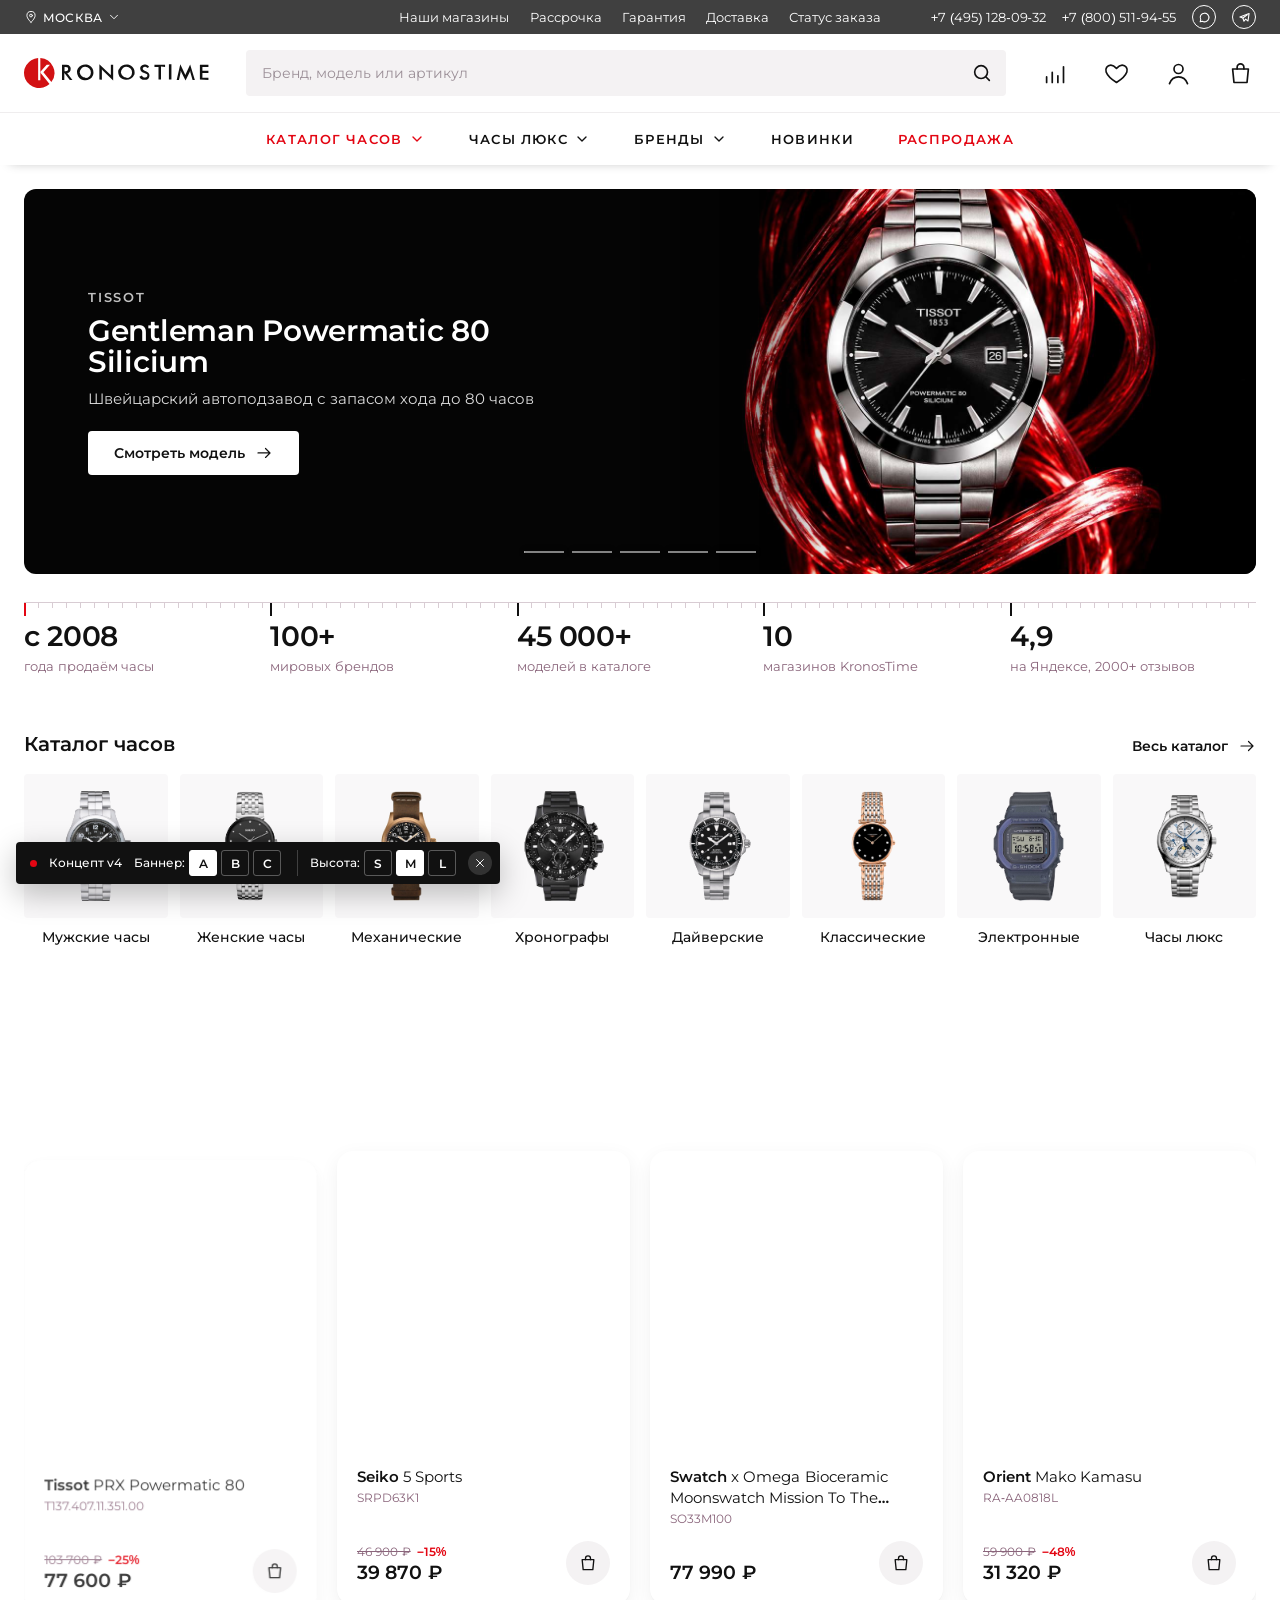
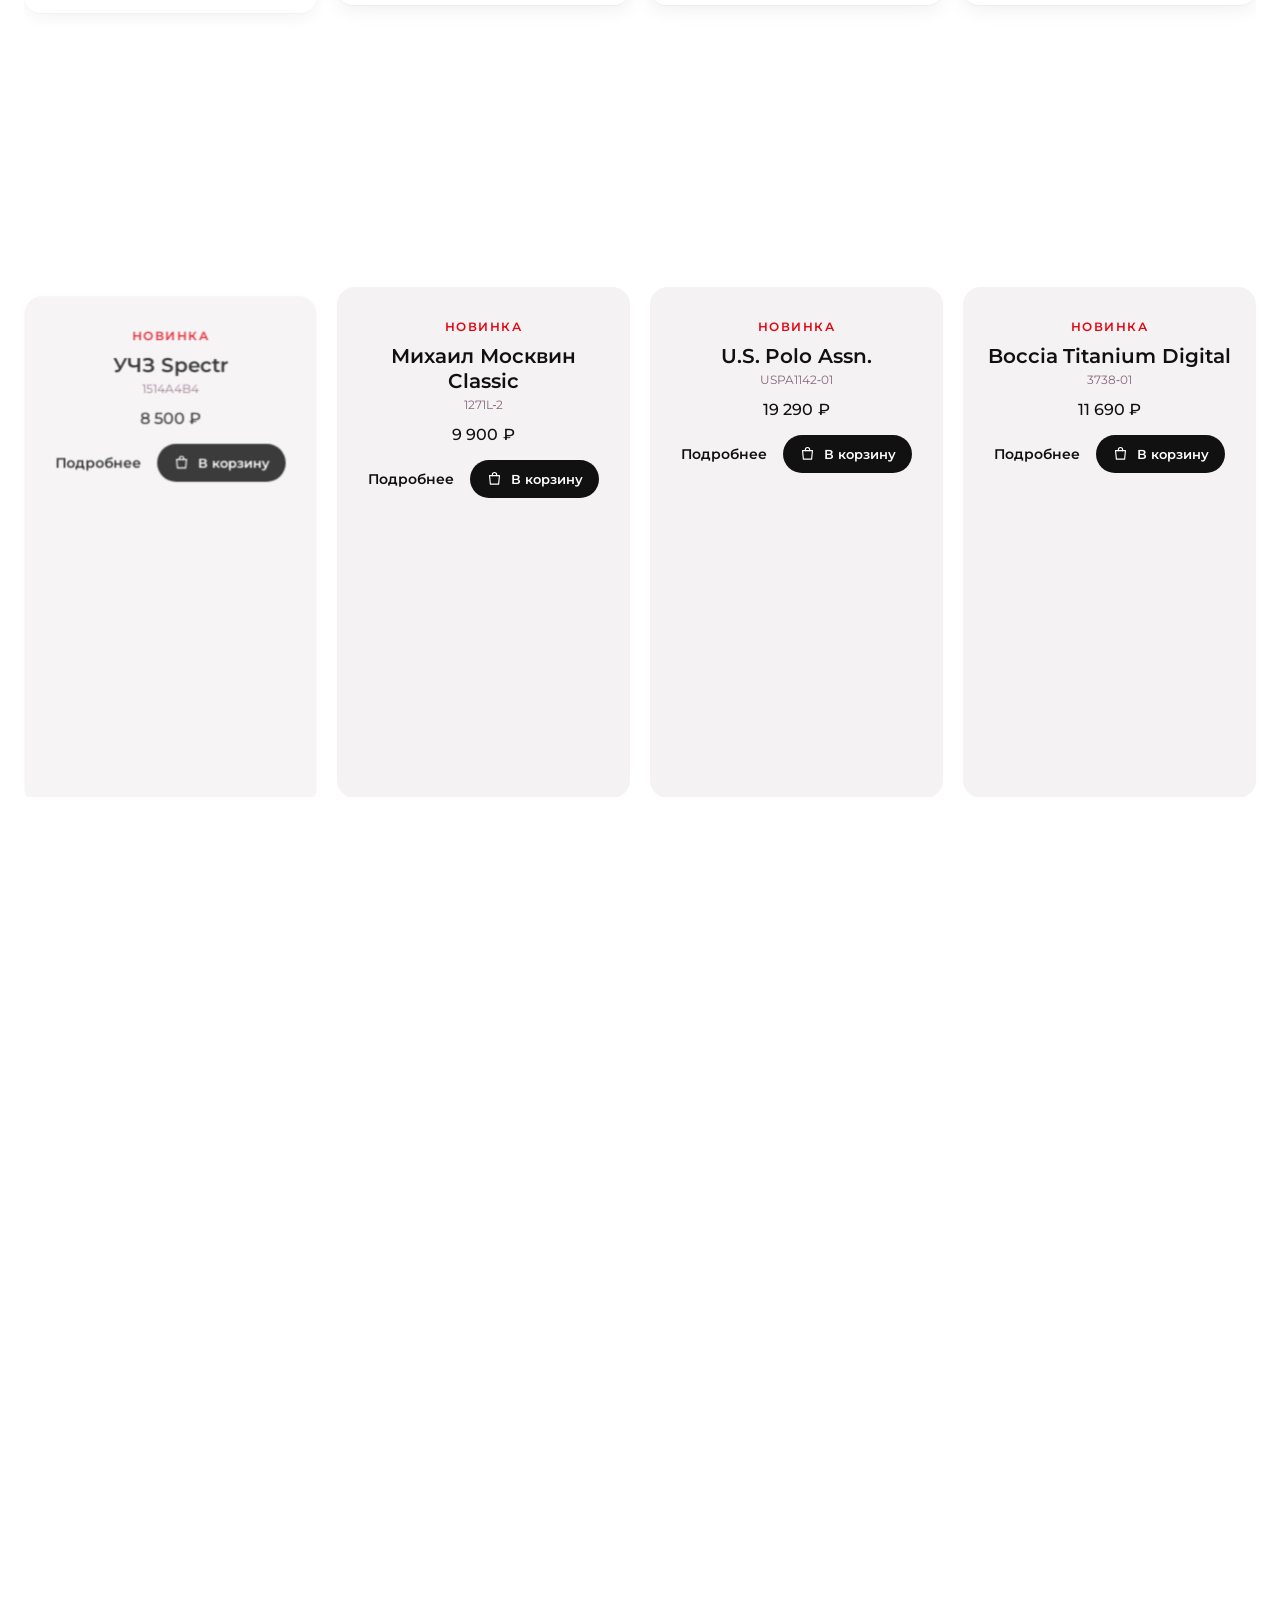
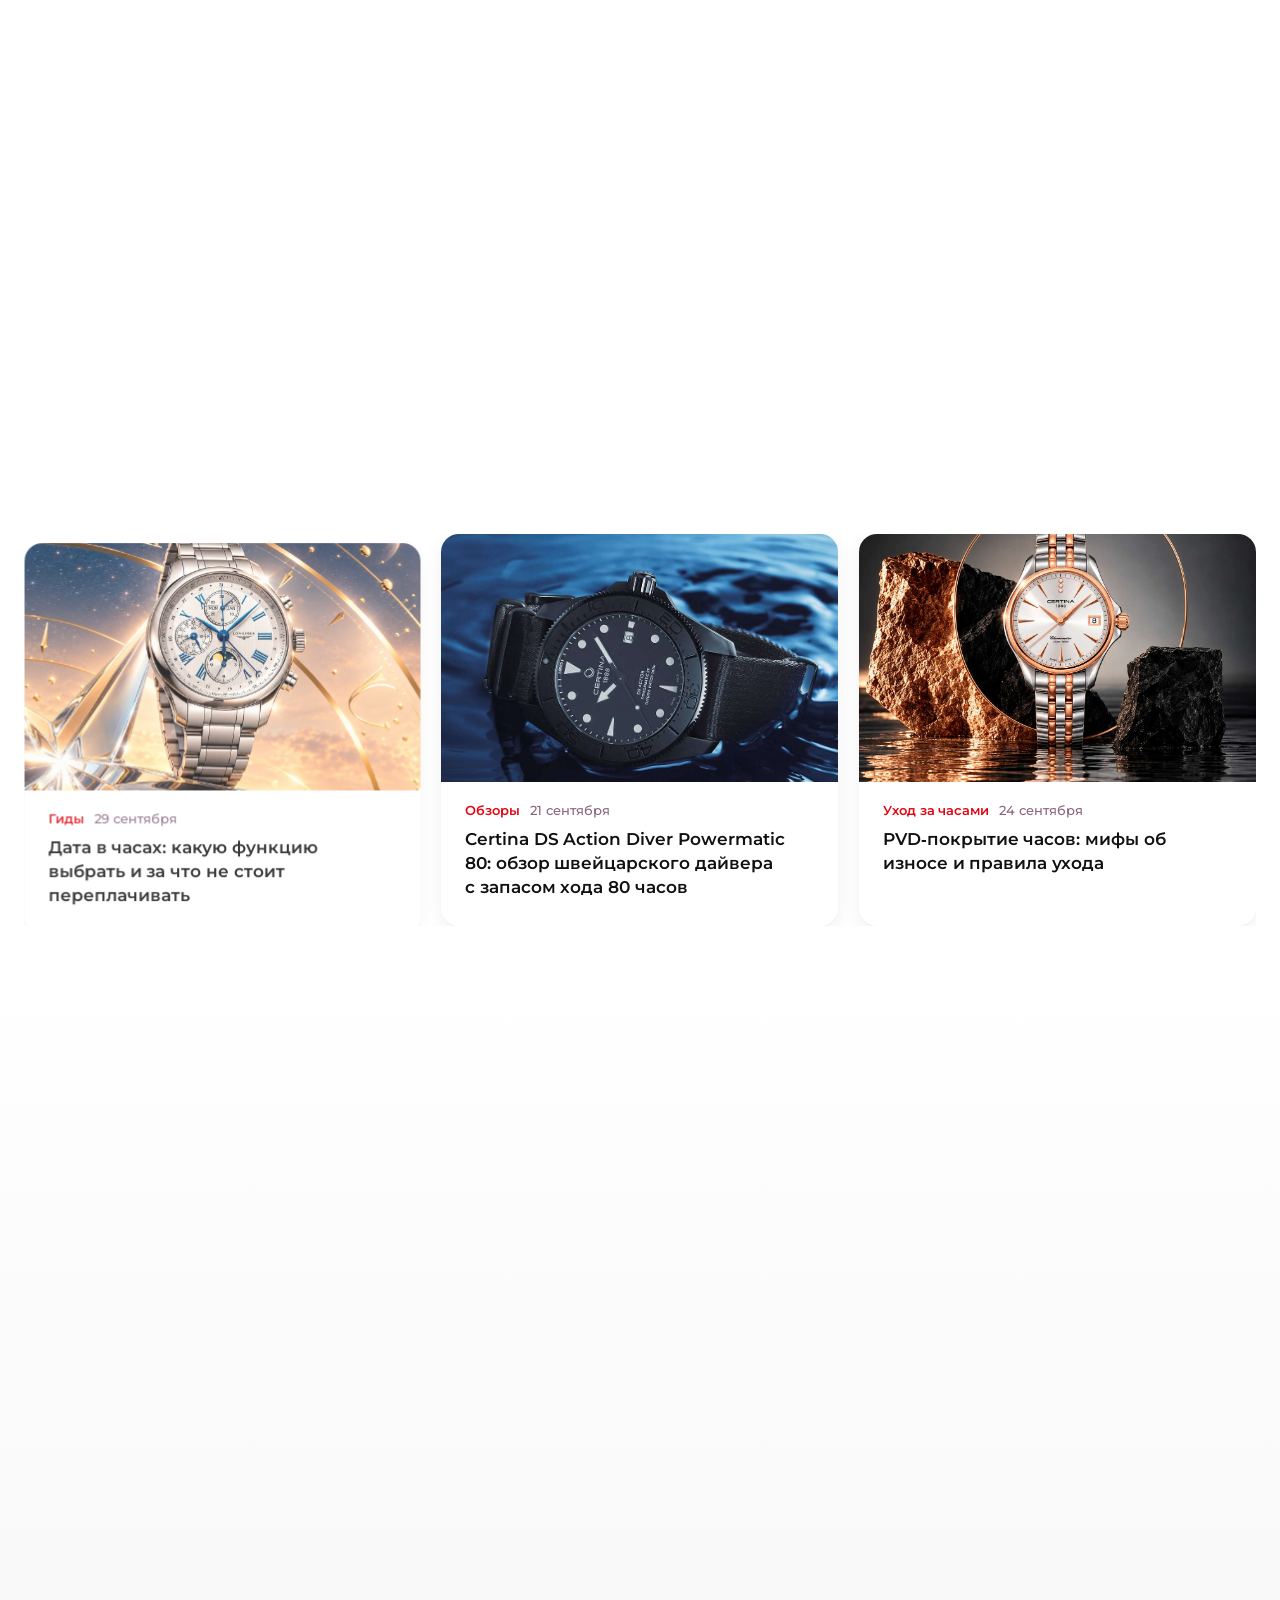
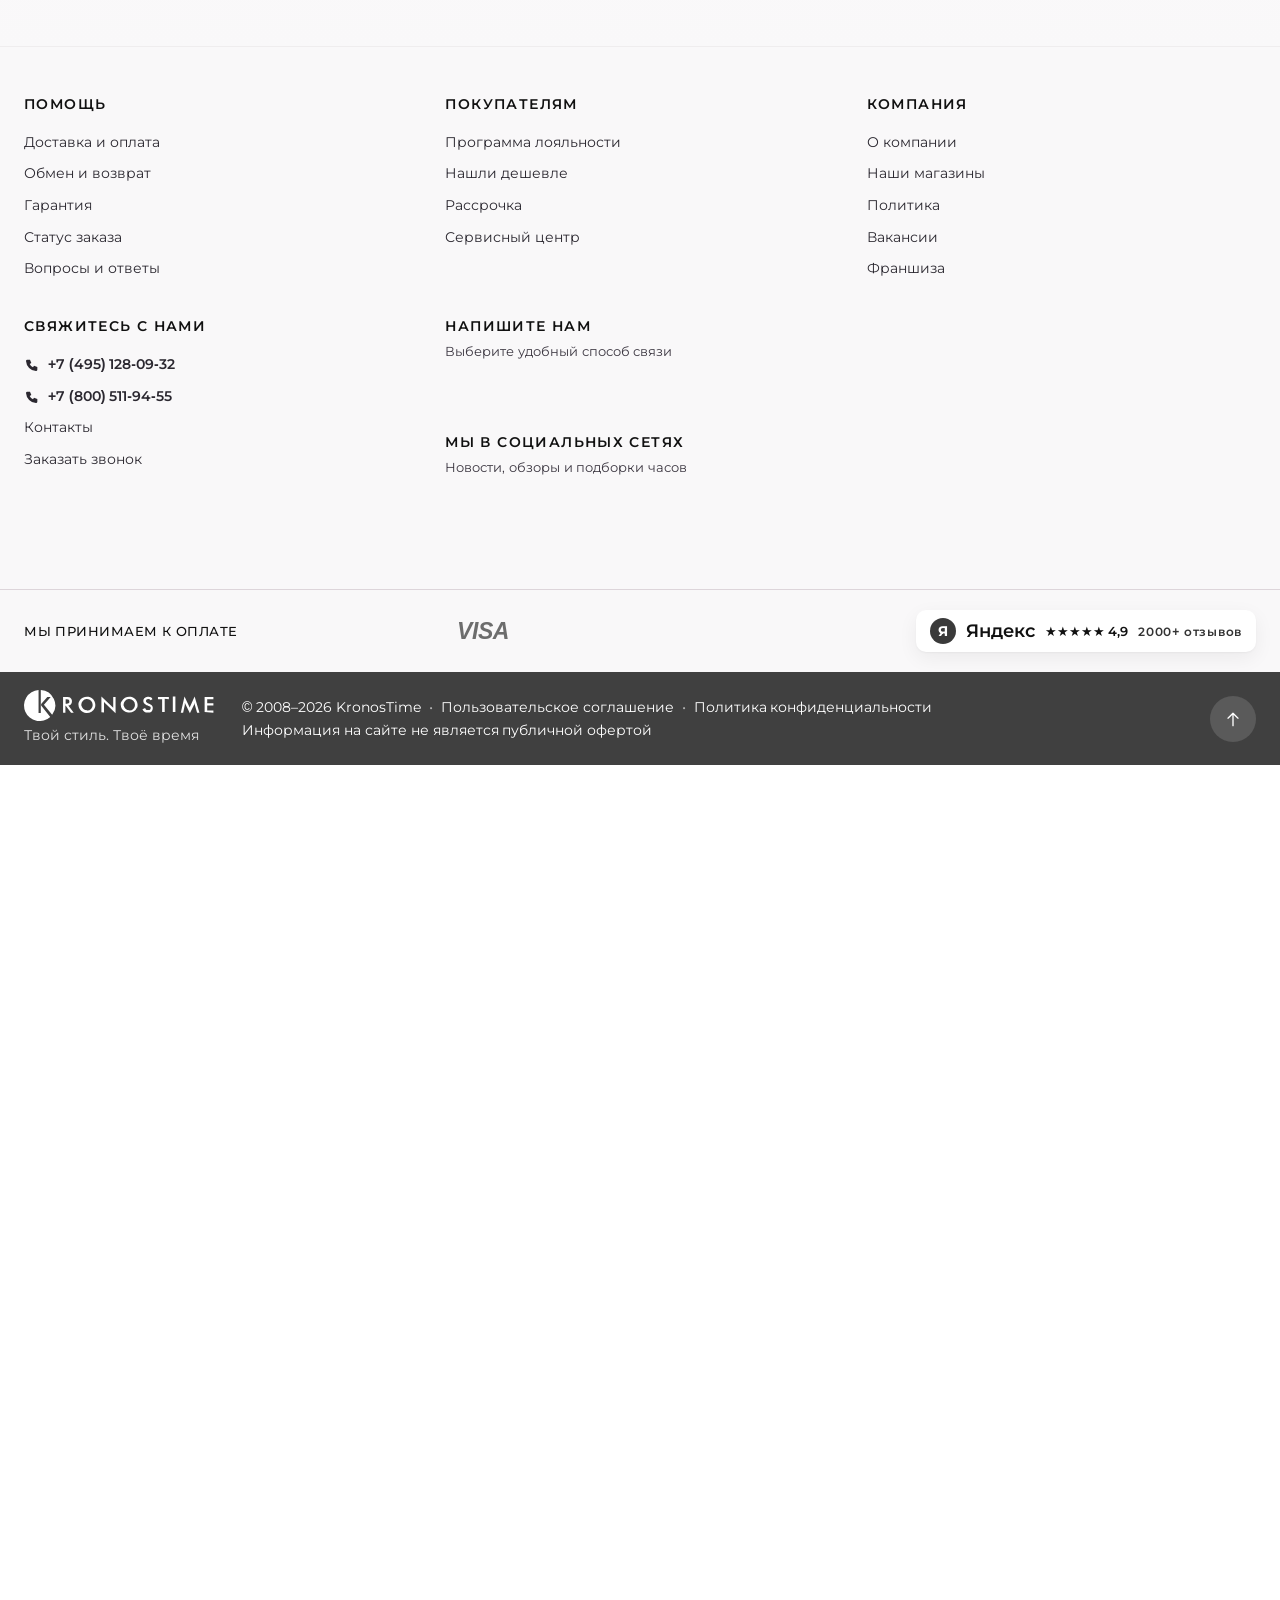
<file: index.html>
<!doctype html><html lang="ru"><head><meta charset="utf-8"><meta name="robots" content="noindex, nofollow"><meta http-equiv="refresh" content="0; url=v4/"><title>KronosTime — концепт главной</title></head><body><a href="v4/">Открыть концепт главной KronosTime</a></body></html>
</file>
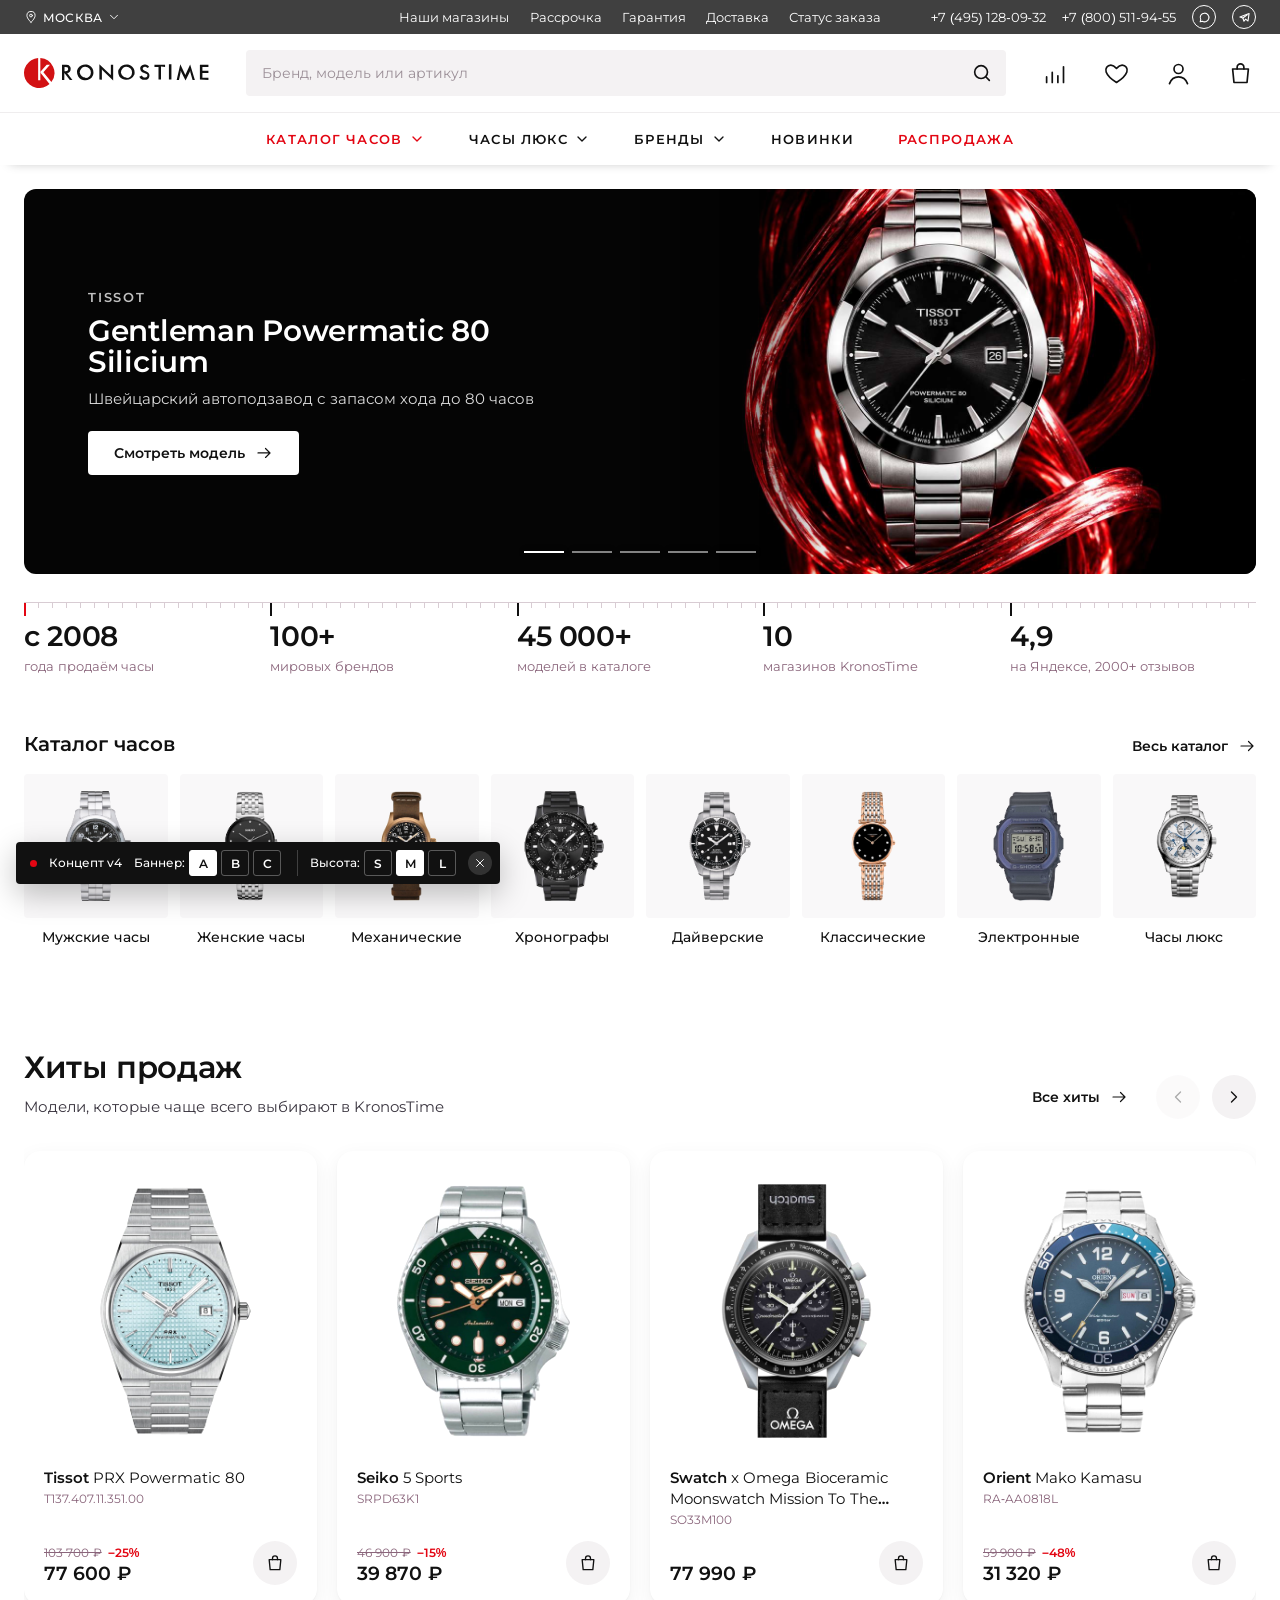
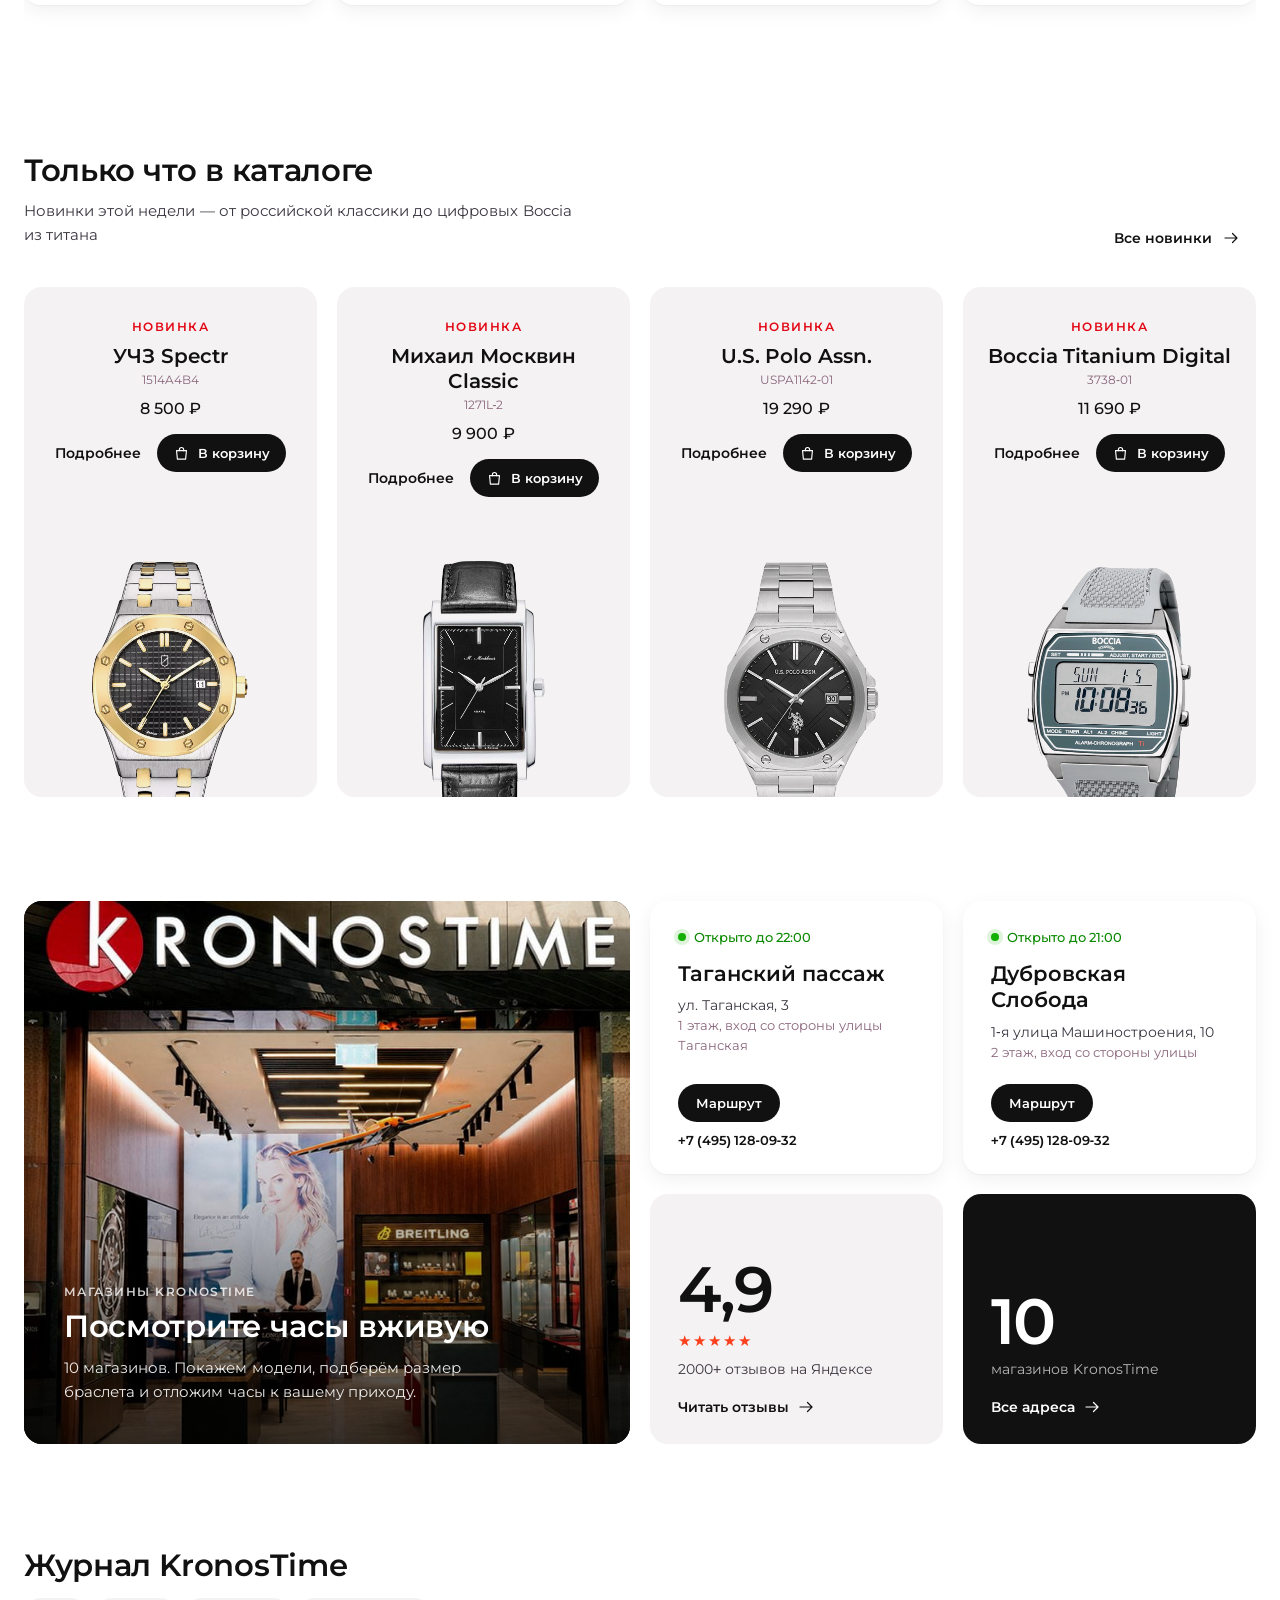
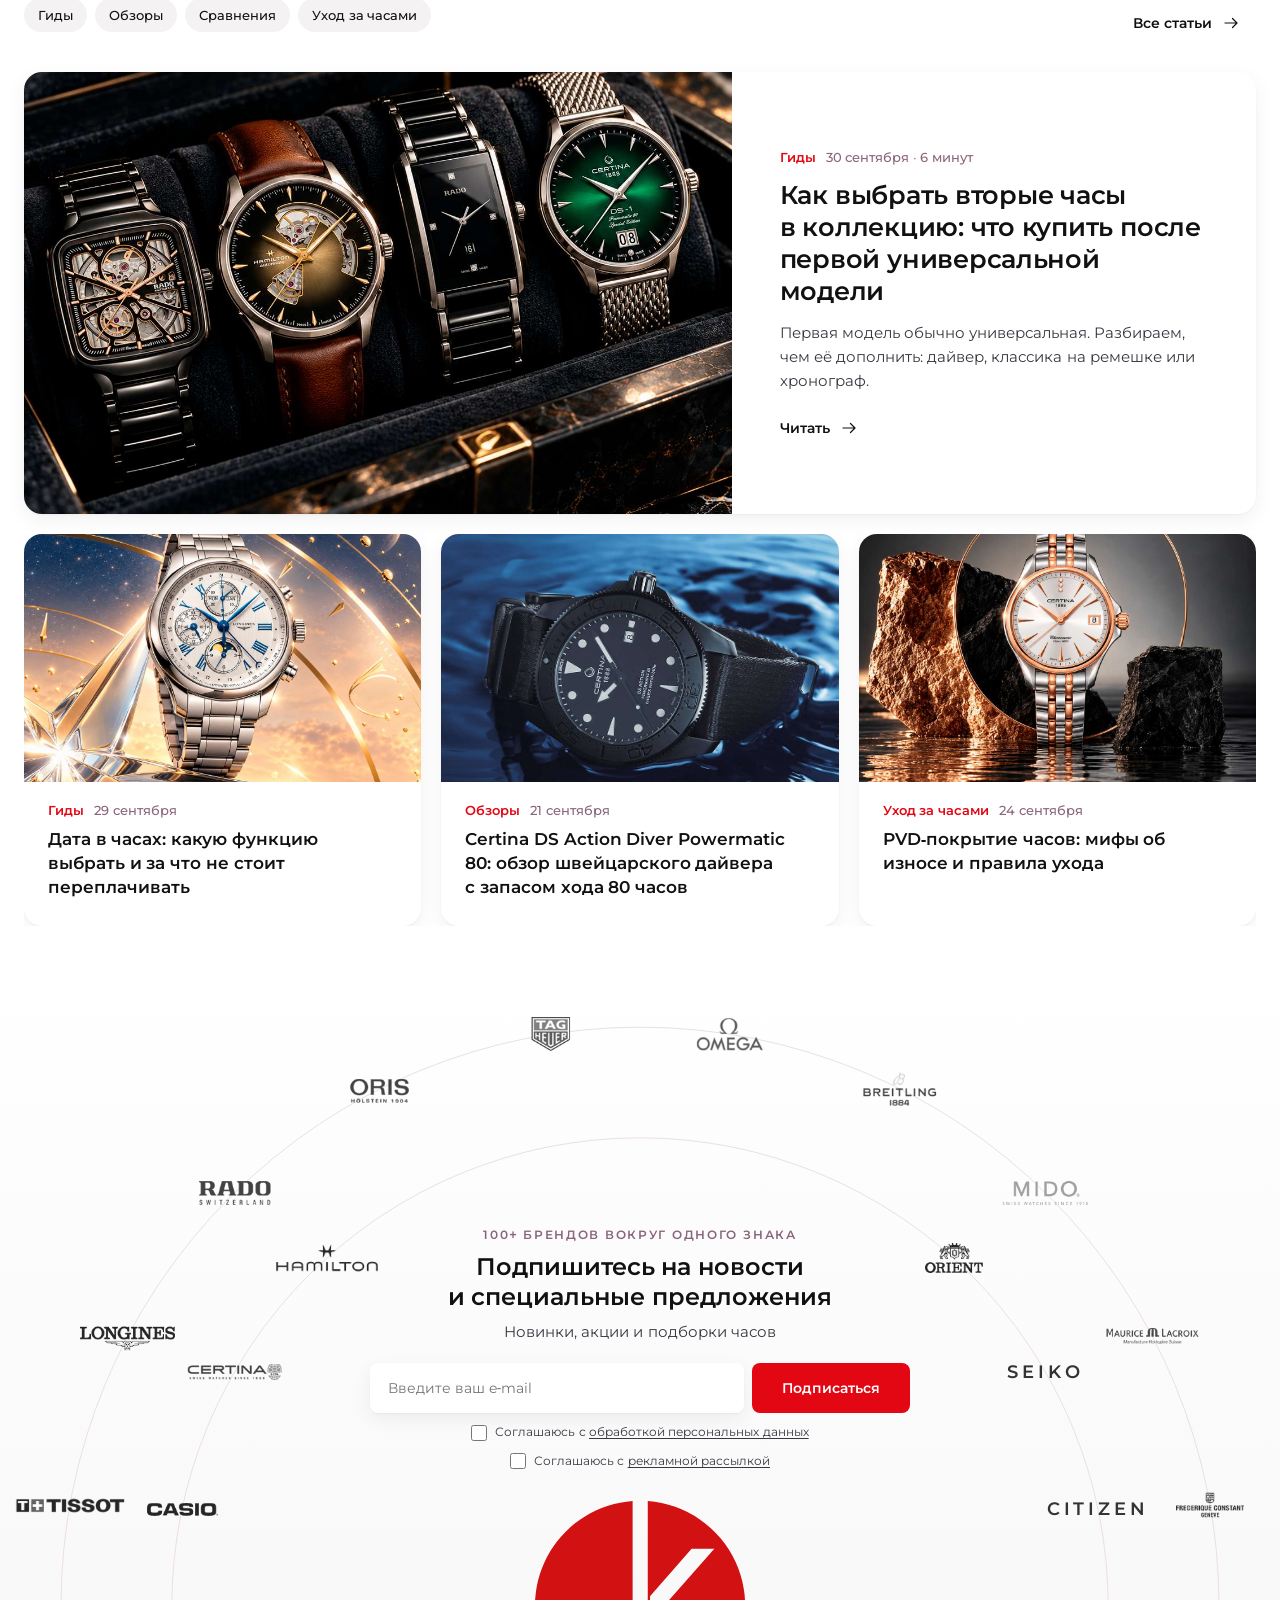
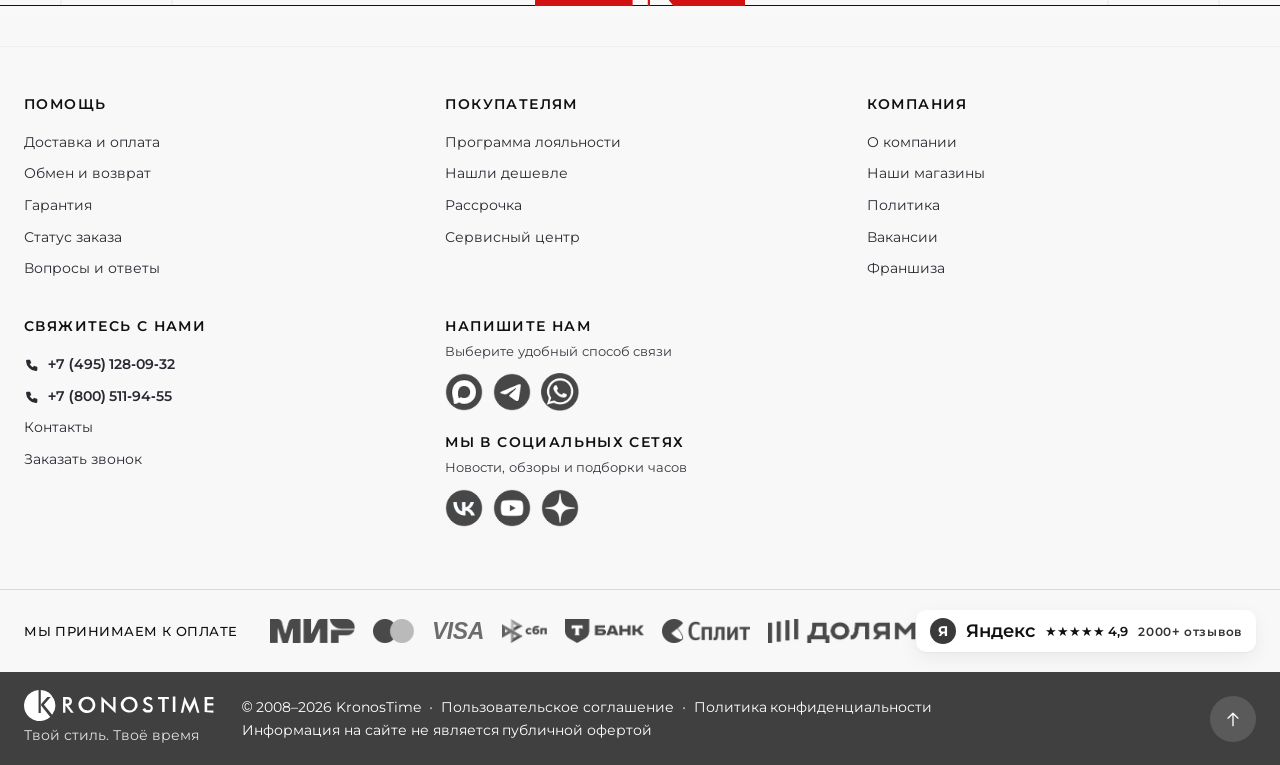
<file: v4/index.html>
<!doctype html>
<html lang="ru">
<head>
<meta charset="utf-8">
<meta name="viewport" content="width=device-width, initial-scale=1">
<title>KronosTime — концепт главной, версия 4</title>
<meta name="robots" content="noindex, nofollow">
<link rel="icon" href="../assets/site/mark.svg">
<link rel="preload" href="../fonts/Montserrat-Medium.woff2" as="font" type="font/woff2" crossorigin>
<link rel="preload" href="../fonts/Montserrat-SemiBold.woff2" as="font" type="font/woff2" crossorigin>
<link rel="stylesheet" href="style.css?v=1791138697">
</head>
<body data-banner="a" data-bsize="m">
<a class="skip" href="#main">К содержимому</a>

<div class="tb">
  <div class="wrap tb__row">
    <button class="tb__city" type="button"><svg class="i" viewBox="0 0 24 24" aria-hidden="true" focusable="false"><path d="M12 21s-7-6.2-7-11.5A7 7 0 0 1 19 9.5C19 14.8 12 21 12 21z"/><circle cx="12" cy="9.5" r="2.4"/></svg>Москва<svg class="i" viewBox="0 0 24 24" aria-hidden="true" focusable="false"><path d="m6 9 6 6 6-6"/></svg></button>
    <nav class="tb__links" aria-label="Покупателям">
      <a href="#stores">Наши магазины</a><a href="#" data-to="рассрочка">Рассрочка</a><a href="#" data-to="гарантия">Гарантия</a><a href="#" data-to="доставка">Доставка</a><a href="#" data-to="статус заказа">Статус заказа</a>
    </nav>
    <div class="tb__right">
      <a href="#" data-to="звонок">+7 (495) 128-09-32</a><a href="#" data-to="звонок">+7 (800) 511-94-55</a>
      <a class="tb__ico" href="#" data-to="чат в MAX" aria-label="Написать в MAX"><svg class="i" viewBox="0 0 24 24" aria-hidden="true" focusable="false"><path d="M12 4a8 8 0 0 0-6.9 12L4 20l4.1-1.1A8 8 0 1 0 12 4z"/></svg></a><a class="tb__ico" href="#" data-to="чат в Telegram" aria-label="Написать в Telegram"><svg class="i" viewBox="0 0 24 24" aria-hidden="true" focusable="false"><path d="M20.5 4.5 3.5 11l5.5 2 2 6 3-4 4.5 3.5z"/><path d="m9 13 8-6"/></svg></a>
    </div>
  </div>
</div>
<header class="hd" id="top">
  <div class="wrap hd__row">
    <button class="hd__burger" type="button" aria-label="Меню" data-mega="m-catalog"><svg class="i" viewBox="0 0 24 24" aria-hidden="true" focusable="false"><path d="M3 7h18M3 12h18M3 17h18"/></svg></button>
    <a class="hd__logo" href="#" data-to="главная"><img src="../assets/site/logo.svg" alt="KronosTime" width="185" height="30"></a>
    <form class="sr" role="search" onsubmit="return false">
      <label class="sr__field"><span class="sr-only">Поиск по каталогу</span><input type="search" placeholder="Бренд, модель или артикул" autocomplete="off"><button type="submit" aria-label="Найти"><svg class="i" viewBox="0 0 24 24" aria-hidden="true" focusable="false"><circle cx="11" cy="11" r="7"/><path d="m20 20-3.6-3.6"/></svg></button></label>
      <div class="sr__drop">
        <div><p class="sr__h">Часто ищут</p><ul class="sr__q"><li><a href="#" data-to="поиск">Tissot PRX</a></li><li><a href="#" data-to="поиск">Casio G-Shock</a></li><li><a href="#" data-to="поиск">Seiko 5 Sports</a></li><li><a href="#" data-to="поиск">Мужские механические</a></li><li><a href="#" data-to="поиск">Часы с бриллиантами</a></li></ul></div>
        <div><p class="sr__h">Бренды</p><div class="sr__brands"><a href="#" data-to="бренд Tissot"><img src="../assets/logo/tissot.png" alt="Tissot" loading="lazy"></a><a href="#" data-to="бренд Casio"><img src="../assets/logo/casio.png" alt="Casio" loading="lazy"></a><a href="#" data-to="бренд Longines"><img src="../assets/logo/longines.png" alt="Longines" loading="lazy"></a><a href="#" data-to="бренд Orient"><img src="../assets/logo/orient.png" alt="Orient" loading="lazy"></a><a href="#" data-to="бренд Rado"><img src="../assets/logo/rado.png" alt="Rado" loading="lazy"></a><a href="#" data-to="бренд Hamilton"><img src="../assets/logo/hamilton.png" alt="Hamilton" loading="lazy"></a><a href="#" data-to="бренд Certina"><img src="../assets/logo/certina.png" alt="Certina" loading="lazy"></a><a href="#" data-to="бренд Mido"><img src="../assets/logo/mido.png" alt="Mido" loading="lazy"></a></div></div>
      </div>
    </form>
    <div class="hd__act">
      <a class="ha" href="#" data-to="сравнение" aria-label="Сравнение"><svg class="i" viewBox="0 0 24 24" aria-hidden="true" focusable="false"><path d="M5 20v-5M10 20v-9M15 20v-6M20 20V6"/></svg><span class="ha__t">Сравнение</span></a>
      <a class="ha" href="#" data-to="избранное" aria-label="Избранное"><svg class="i" viewBox="0 0 24 24" aria-hidden="true" focusable="false"><path d="M12 20s-7.5-4.6-9.2-9.3C1.7 7.5 3.8 4.5 7 4.5c2 0 3.4 1.1 5 2.9 1.6-1.8 3-2.9 5-2.9 3.2 0 5.3 3 4.2 6.2C19.5 15.4 12 20 12 20z"/></svg><b class="ha__n" data-fav hidden>0</b><span class="ha__t">Избранное</span></a>
      <a class="ha ha--user" href="#" data-to="вход" aria-label="Войти"><svg class="i" viewBox="0 0 24 24" aria-hidden="true" focusable="false"><circle cx="12" cy="8" r="4"/><path d="M4 21c1.5-4 4.5-6 8-6s6.5 2 8 6"/></svg><span class="ha__t">Войти</span></a>
      <a class="ha" href="#" data-to="корзина" aria-label="Корзина"><svg class="i" viewBox="0 0 24 24" aria-hidden="true" focusable="false"><path d="M5 8h14l-1.2 12H6.2L5 8z"/><path d="M9 8V6.5a3 3 0 0 1 6 0V8"/></svg><b class="ha__n" data-cart hidden>0</b><span class="ha__t">Корзина</span></a>
    </div>
  </div>
  <nav class="nv" aria-label="Каталог">
    <ul class="wrap nv__list">
      <li><button class="nv__a is-red" type="button" aria-expanded="false" aria-controls="m-catalog" data-mega="m-catalog">Каталог часов<svg class="i" viewBox="0 0 24 24" aria-hidden="true" focusable="false"><path d="m6 9 6 6 6-6"/></svg></button></li>
      <li><button class="nv__a" type="button" aria-expanded="false" aria-controls="m-lux" data-mega="m-lux">Часы люкс<svg class="i" viewBox="0 0 24 24" aria-hidden="true" focusable="false"><path d="m6 9 6 6 6-6"/></svg></button></li>
      <li><button class="nv__a" type="button" aria-expanded="false" aria-controls="m-brands" data-mega="m-brands">Бренды<svg class="i" viewBox="0 0 24 24" aria-hidden="true" focusable="false"><path d="m6 9 6 6 6-6"/></svg></button></li>
      <li><a class="nv__a" href="#new">Новинки</a></li>
      <li><a class="nv__a is-red" href="#" data-to="распродажа">Распродажа</a></li>
    </ul>
    <div class="mg" id="m-catalog" hidden><div class="wrap mg__in mg__in--cat"><div class="mg__col"><p class="mg__h">Для кого</p><ul><li><a href="#" data-to="раздел «Мужские часы»">Мужские часы</a></li><li><a href="#" data-to="раздел «Женские часы»">Женские часы</a></li></ul></div><div class="mg__col"><p class="mg__h">Механизм</p><ul><li><a href="#" data-to="раздел «Механические»">Механические</a></li><li><a href="#" data-to="раздел «Кварцевые»">Кварцевые</a></li><li><a href="#" data-to="раздел «Электронные»">Электронные</a></li></ul></div><div class="mg__col"><p class="mg__h">Страна</p><ul><li><a href="#" data-to="раздел «Швейцарские»">Швейцарские</a></li><li><a href="#" data-to="раздел «Японские»">Японские</a></li><li><a href="#" data-to="раздел «Российские»">Российские</a></li><li><a href="#" data-to="раздел «Немецкие»">Немецкие</a></li><li><a href="#" data-to="раздел «Американские»">Американские</a></li><li><a href="#" data-to="раздел «Австрийские»">Австрийские</a></li><li><a href="#" data-to="раздел «Итальянские»">Итальянские</a></li></ul></div><div class="mg__col"><p class="mg__h">Материал корпуса</p><ul><li><a href="#" data-to="раздел «Стальные»">Стальные</a></li><li><a href="#" data-to="раздел «Золотые»">Золотые</a></li><li><a href="#" data-to="раздел «Керамические»">Керамические</a></li><li><a href="#" data-to="раздел «Титановые»">Титановые</a></li><li><a href="#" data-to="раздел «Карбоновые»">Карбоновые</a></li></ul></div><div class="mg__col"><p class="mg__h">Особенности</p><ul><li><a href="#" data-to="раздел «Противоударные»">Противоударные</a></li><li><a href="#" data-to="раздел «Водонепроницаемые»">Водонепроницаемые</a></li><li><a href="#" data-to="раздел «С бриллиантами»">С бриллиантами</a></li><li><a href="#" data-to="раздел «Карманные»">Карманные</a></li><li><a href="#" data-to="раздел «Скелетоны»">Скелетоны</a></li><li><a href="#" data-to="раздел «С автоподзаводом»">С автоподзаводом</a></li><li><a href="#" data-to="раздел «С сапфировым стеклом»">С сапфировым стеклом</a></li></ul></div><div class="mg__col"><p class="mg__h">Стиль</p><ul><li><a href="#" data-to="раздел «Классические»">Классические</a></li><li><a href="#" data-to="раздел «Спортивные»">Спортивные</a></li><li><a href="#" data-to="раздел «Военные»">Военные</a></li><li><a href="#" data-to="раздел «Ретро»">Ретро</a></li></ul></div><div class="mg__col"><p class="mg__h">Популярные бренды</p><ul><li><a href="#" data-to="раздел «Tissot»">Tissot</a></li><li><a href="#" data-to="раздел «Certina»">Certina</a></li><li><a href="#" data-to="раздел «Casio»">Casio</a></li><li><a href="#" data-to="раздел «Seiko»">Seiko</a></li><li><a href="#" data-to="раздел «Orient»">Orient</a></li><li><a href="#" data-to="раздел «Rado»">Rado</a></li><li><a href="#" data-to="раздел «Longines»">Longines</a></li><li><a href="#" data-to="раздел «Hamilton»">Hamilton</a></li><li><a href="#" data-to="раздел «Mido»">Mido</a></li><li><a href="#" data-to="раздел «Zeppelin»">Zeppelin</a></li><li><a href="#" data-to="раздел «Swatch»">Swatch</a></li><li><a href="#" data-to="раздел «Citizen»">Citizen</a></li></ul></div></div></div>
    <div class="mg" id="m-lux" hidden><div class="wrap mg__in mg__in--lux"><div class="mg__col"><p class="mg__h">Часы люкс</p><ul><li><a href="#" data-to="раздел «Мужские»">Мужские</a></li><li><a href="#" data-to="раздел «Женские»">Женские</a></li><li><a href="#" data-to="раздел «Все часы люкс»">Все часы люкс</a></li></ul></div><div class="mg__col"><p class="mg__h">Популярные бренды</p><ul><li><a href="#" data-to="раздел «Breitling»">Breitling</a></li><li><a href="#" data-to="раздел «Frederique Constant»">Frederique Constant</a></li><li><a href="#" data-to="раздел «Longines»">Longines</a></li><li><a href="#" data-to="раздел «Maurice Lacroix»">Maurice Lacroix</a></li><li><a href="#" data-to="раздел «Mido»">Mido</a></li><li><a href="#" data-to="раздел «Omega»">Omega</a></li><li><a href="#" data-to="раздел «Oris»">Oris</a></li><li><a href="#" data-to="раздел «Rado»">Rado</a></li><li><a href="#" data-to="раздел «Raymond Weil»">Raymond Weil</a></li><li><a href="#" data-to="раздел «TAG Heuer»">TAG Heuer</a></li></ul></div>
      <a class="mg__promo" href="#" data-to="часы люкс"><img src="../assets/pb/87327.jpg" alt="" loading="lazy"><span><b>Longines Master Collection</b>495 800 ₽</span></a></div></div>
    <div class="mg" id="m-brands" hidden><div class="wrap mg__in mg__in--brands"><div><p class="mg__h">Бренды от A до Z</p><div class="mg__letters"><a href="#" data-to="бренды на A">A</a><a href="#" data-to="бренды на B">B</a><a href="#" data-to="бренды на C">C</a><a href="#" data-to="бренды на D">D</a><a href="#" data-to="бренды на E">E</a><a href="#" data-to="бренды на F">F</a><a href="#" data-to="бренды на G">G</a><a href="#" data-to="бренды на H">H</a><a href="#" data-to="бренды на I">I</a><a href="#" data-to="бренды на J">J</a><a href="#" data-to="бренды на K">K</a><a href="#" data-to="бренды на L">L</a><a href="#" data-to="бренды на M">M</a><a href="#" data-to="бренды на O">O</a><a href="#" data-to="бренды на P">P</a><a href="#" data-to="бренды на Q">Q</a><a href="#" data-to="бренды на R">R</a><a href="#" data-to="бренды на S">S</a><a href="#" data-to="бренды на T">T</a><a href="#" data-to="бренды на U">U</a><a href="#" data-to="бренды на V">V</a><a href="#" data-to="бренды на W">W</a><a href="#" data-to="бренды на Z">Z</a></div><a class="lnk" href="#" data-to="все бренды">Все бренды<svg class="i" viewBox="0 0 24 24" aria-hidden="true" focusable="false"><path d="M4 12h16M14 6l6 6-6 6"/></svg></a></div><div class="mg__logos"><a href="#" data-to="бренд Tissot"><img src="../assets/logo/tissot.png" alt="Tissot" loading="lazy"></a><a href="#" data-to="бренд Casio"><img src="../assets/logo/casio.png" alt="Casio" loading="lazy"></a><a href="#" data-to="бренд Longines"><img src="../assets/logo/longines.png" alt="Longines" loading="lazy"></a><a href="#" data-to="бренд Orient"><img src="../assets/logo/orient.png" alt="Orient" loading="lazy"></a><a href="#" data-to="бренд Rado"><img src="../assets/logo/rado.png" alt="Rado" loading="lazy"></a><a href="#" data-to="бренд Hamilton"><img src="../assets/logo/hamilton.png" alt="Hamilton" loading="lazy"></a><a href="#" data-to="бренд Certina"><img src="../assets/logo/certina.png" alt="Certina" loading="lazy"></a><a href="#" data-to="бренд Mido"><img src="../assets/logo/mido.png" alt="Mido" loading="lazy"></a><a href="#" data-to="бренд Omega"><img src="../assets/logo/omega.png" alt="Omega" loading="lazy"></a><a href="#" data-to="бренд TAG Heuer"><img src="../assets/logo/tagheuer.png" alt="TAG Heuer" loading="lazy"></a><a href="#" data-to="бренд Oris"><img src="../assets/logo/oris.png" alt="Oris" loading="lazy"></a><a href="#" data-to="бренд Breitling"><img src="../assets/logo/breitling.png" alt="Breitling" loading="lazy"></a></div></div></div>
  </nav>
</header>
<main id="main">

<section class="bn" id="banner" aria-roledescription="карусель" aria-label="Баннеры">
  <div class="wrap bn__in">
    <div class="bn__stage" tabindex="-1">
      <a class="bs bs--split bs--dark is-on" href="#" data-to="Gentleman Powermatic 80 Silicium" style="--bs-bg:#050505" aria-hidden="false" tabindex="0">
  <picture><source media="(max-width: 767px)" srcset="../assets/life/16_watches-3.jpg"><img src="../assets/life/16_watches-3.jpg" alt="Tissot Gentleman Powermatic 80 Silicium" fetchpriority="high" decoding="async"></picture><span class="bs__cap"><span class="bs__k">Tissot</span><span class="bs__t">Gentleman Powermatic 80 Silicium</span><span class="bs__s">Швейцарский автоподзавод с запасом хода до 80 часов</span><span class="bs__btn">Смотреть модель<svg class="i" viewBox="0 0 24 24" aria-hidden="true" focusable="false"><path d="M4 12h16M14 6l6 6-6 6"/></svg></span></span>
</a><a class="bs bs--art" href="#" data-to="Ventura" data-desk-only aria-hidden="true" tabindex="-1">
  <picture><img src="../v4/img/Hamilton_Ventura.jpg" alt="Hamilton Ventura" loading="lazy" decoding="async"></picture>
</a><a class="bs bs--split bs--light" href="#" data-to="DS Action Diver" style="--bs-bg:#eef0f3" aria-hidden="true" tabindex="-1">
  <picture><source media="(max-width: 767px)" srcset="../assets/life/06_watches_3.jpg"><img src="../assets/life/06_watches_3.jpg" alt="Certina DS Action Diver на снегу" loading="lazy" decoding="async"></picture><span class="bs__cap"><span class="bs__k">Certina</span><span class="bs__t">DS Action Diver</span><span class="bs__s">Дайверские часы с калибром Powermatic 80</span><span class="bs__btn">Смотреть модель<svg class="i" viewBox="0 0 24 24" aria-hidden="true" focusable="false"><path d="M4 12h16M14 6l6 6-6 6"/></svg></span></span>
</a><a class="bs bs--art bs--top" href="#" data-to="HyperChrome Chronograph" data-desk-only aria-hidden="true" tabindex="-1">
  <picture><img src="../v4/img/Rado_Hyperchrome_Chronograph.jpg" alt="Rado HyperChrome Chronograph" loading="lazy" decoding="async"></picture>
</a><a class="bs bs--cover bs--dark" href="#" data-to="Часы Longines" aria-hidden="true" tabindex="-1">
  <picture><source media="(max-width: 767px)" srcset="../assets/life/00_Longines_header.jpg"><img src="../assets/life/00_Longines_header.jpg" alt="Три часов Longines на камнях у моря" loading="lazy" decoding="async"></picture><span class="bs__cap"><span class="bs__k">Longines</span><span class="bs__t">Часы Longines</span><span class="bs__s">Классика и спорт швейцарской марки с 1832 года</span><span class="bs__btn">Смотреть Longines<svg class="i" viewBox="0 0 24 24" aria-hidden="true" focusable="false"><path d="M4 12h16M14 6l6 6-6 6"/></svg></span></span>
</a>
      <button class="bn__arr bn__arr--l" type="button" aria-label="Предыдущий баннер"><svg class="i" viewBox="0 0 24 24" aria-hidden="true" focusable="false"><path d="m15 6-6 6 6 6"/></svg></button>
      <button class="bn__arr bn__arr--r" type="button" aria-label="Следующий баннер"><svg class="i" viewBox="0 0 24 24" aria-hidden="true" focusable="false"><path d="m9 6 6 6-6 6"/></svg></button>
      <div class="bn__dots"><button class="bn__dot is-on" type="button" aria-label="Баннер 1: Gentleman Powermatic 80 Silicium"><i></i></button><button class="bn__dot" type="button" aria-label="Баннер 2: Ventura" data-desk-only><i></i></button><button class="bn__dot" type="button" aria-label="Баннер 3: DS Action Diver"><i></i></button><button class="bn__dot" type="button" aria-label="Баннер 4: HyperChrome Chronograph" data-desk-only><i></i></button><button class="bn__dot" type="button" aria-label="Баннер 5: Часы Longines"><i></i></button></div>
    </div>
    <ol class="bn__agenda" aria-label="Все баннеры"><li><button class="ag is-on" type="button" data-i="0"><img src="../assets/life/16_watches-3.jpg" alt="" loading="lazy"><span><small>Tissot</small>Gentleman Powermatic 80 Silicium</span><i></i></button></li><li><button class="ag" type="button" data-i="1"><img src="../v4/img/Hamilton_Ventura_2.jpg" alt="" loading="lazy"><span><small>Hamilton</small>Ventura</span><i></i></button></li><li><button class="ag" type="button" data-i="2"><img src="../assets/life/06_watches_3.jpg" alt="" loading="lazy"><span><small>Certina</small>DS Action Diver</span><i></i></button></li><li><button class="ag" type="button" data-i="3"><img src="../v4/img/Rado_Hyperchrome_Chronograph_2.jpg" alt="" loading="lazy"><span><small>Rado</small>HyperChrome Chronograph</span><i></i></button></li><li><button class="ag" type="button" data-i="4"><img src="../assets/life/00_Longines_header.jpg" alt="" loading="lazy"><span><small>Longines</small>Часы Longines</span><i></i></button></li></ol>
    <aside class="bn__side" aria-label="Хит продаж">
      <span class="bn__side-k">Хит продаж</span>
      <a class="bn__side-img" href="#" data-to="карточка Tissot PRX Powermatic 80 T137.407.11.351.00"><img src="../assets/pb/80810.jpg" alt="Tissot PRX Powermatic 80 T137.407.11.351.00" loading="lazy"></a>
      <a class="pc__name" href="#" data-to="карточка Tissot PRX Powermatic 80 T137.407.11.351.00">Tissot <span>PRX Powermatic 80</span></a>
      <span class="pc__ref">T137.407.11.351.00</span>
      <div class="pc__buy"><div class="pc__price"><span class="pc__was"><s>103 700 ₽</s><em>−25%</em></span><b>77 600 ₽</b></div><button class="pc__cart" type="button" aria-label="В корзину: Tissot PRX Powermatic 80 T137.407.11.351.00"><svg class="i" viewBox="0 0 24 24" aria-hidden="true" focusable="false"><path d="M5 8h14l-1.2 12H6.2L5 8z"/><path d="M9 8V6.5a3 3 0 0 1 6 0V8"/></svg><span>В корзину</span></button></div>
    </aside>
  </div>
</section>
<section class="facts" aria-label="KronosTime в цифрах"><ul class="wrap facts__list"><li><a href="#" data-to="о компании"><b>с 2008</b><span>года продаём часы</span></a></li><li><a href="#" data-to="все бренды"><b>100+</b><span>мировых брендов</span></a></li><li><a href="#" data-to="каталог"><b>45 000+</b><span>моделей в каталоге</span></a></li><li><a href="#" data-to="магазины"><b>10</b><span>магазинов KronosTime</span></a></li><li><a href="#" data-to="отзывы"><b>4,9</b><span>на Яндексе, 2000+ отзывов</span></a></li></ul></section>

<section class="sec sec--tight cxs" aria-labelledby="cx-h">
  <div class="wrap">
    <div class="cxs__head"><h2 class="cxs__h" id="cx-h">Каталог часов</h2><a class="lnk" href="#" data-to="каталог">Весь каталог<svg class="i" viewBox="0 0 24 24" aria-hidden="true" focusable="false"><path d="M4 12h16M14 6l6 6-6 6"/></svg></a></div>
    <ul class="cxs__list"><li><a class="cx" href="#" data-to="раздел «Мужские часы»"><span class="cx__img"><img src="../assets/pb/38610.jpg" alt="" loading="lazy"></span><span class="cx__t">Мужские часы</span></a></li><li><a class="cx" href="#" data-to="раздел «Женские часы»"><span class="cx__img"><img src="../assets/pb/81343.jpg" alt="" loading="lazy"></span><span class="cx__t">Женские часы</span></a></li><li><a class="cx" href="#" data-to="раздел «Механические»"><span class="cx__img"><img src="../assets/pb/70818.jpg" alt="" loading="lazy"></span><span class="cx__t">Механические</span></a></li><li><a class="cx" href="#" data-to="раздел «Хронографы»"><span class="cx__img"><img src="../assets/pb/45920.jpg" alt="" loading="lazy"></span><span class="cx__t">Хронографы</span></a></li><li><a class="cx" href="#" data-to="раздел «Дайверские»"><span class="cx__img"><img src="../assets/pb/74524.jpg" alt="" loading="lazy"></span><span class="cx__t">Дайверские</span></a></li><li><a class="cx" href="#" data-to="раздел «Классические»"><span class="cx__img"><img src="../assets/pb/37652.jpg" alt="" loading="lazy"></span><span class="cx__t">Классические</span></a></li><li><a class="cx" href="#" data-to="раздел «Электронные»"><span class="cx__img"><img src="../assets/pb/106276.jpg" alt="" loading="lazy"></span><span class="cx__t">Электронные</span></a></li><li><a class="cx" href="#" data-to="раздел «Часы люкс»"><span class="cx__img"><img src="../assets/pb/87327.jpg" alt="" loading="lazy"></span><span class="cx__t">Часы люкс</span></a></li></ul>
  </div>
</section>

<section class="sec hits" aria-labelledby="hits-h">
  <div class="wrap">
    <div class="sec__head rv"><div><h2 class="h2" id="hits-h">Хиты продаж</h2><p class="lede">Модели, которые чаще всего выбирают в KronosTime</p></div>
      <div class="sec__tools"><a class="lnk" href="#" data-to="все хиты продаж">Все хиты<svg class="i" viewBox="0 0 24 24" aria-hidden="true" focusable="false"><path d="M4 12h16M14 6l6 6-6 6"/></svg></a>
        <button class="shelf__btn" type="button" data-shelf="-1" aria-label="Назад"><svg class="i" viewBox="0 0 24 24" aria-hidden="true" focusable="false"><path d="m15 6-6 6 6 6"/></svg></button><button class="shelf__btn" type="button" data-shelf="1" aria-label="Вперёд"><svg class="i" viewBox="0 0 24 24" aria-hidden="true" focusable="false"><path d="m9 6 6 6-6 6"/></svg></button></div>
    </div>
    <div class="shelf" data-shelfbox><ul class="shelf__list" aria-label="Хиты продаж"><li class="shelf__item rv" style="--d:0ms"><article class="pc pc--shelf">
  <a class="pc__img" href="#" data-to="карточка Tissot PRX Powermatic 80 T137.407.11.351.00"><img src="../assets/pb/80810.jpg" alt="Tissot PRX Powermatic 80 T137.407.11.351.00" width="446" height="550" loading="lazy" decoding="async"></a>
  <button class="pc__fav" type="button" aria-label="В избранное: Tissot PRX Powermatic 80 T137.407.11.351.00" aria-pressed="false"><svg class="i" viewBox="0 0 24 24" aria-hidden="true" focusable="false"><path d="M12 20s-7.5-4.6-9.2-9.3C1.7 7.5 3.8 4.5 7 4.5c2 0 3.4 1.1 5 2.9 1.6-1.8 3-2.9 5-2.9 3.2 0 5.3 3 4.2 6.2C19.5 15.4 12 20 12 20z"/></svg></button>
  <a class="pc__name" href="#" data-to="карточка Tissot PRX Powermatic 80 T137.407.11.351.00">Tissot <span>PRX Powermatic 80</span></a>
  <span class="pc__ref">T137.407.11.351.00</span>
  <div class="pc__buy">
    <div class="pc__price"><span class="pc__was"><s>103 700 ₽</s><em>−25%</em></span><b>77 600 ₽</b></div>
    <button class="pc__cart" type="button" aria-label="В корзину: Tissot PRX Powermatic 80 T137.407.11.351.00"><svg class="i" viewBox="0 0 24 24" aria-hidden="true" focusable="false"><path d="M5 8h14l-1.2 12H6.2L5 8z"/><path d="M9 8V6.5a3 3 0 0 1 6 0V8"/></svg><span>В корзину</span></button>
  </div>
</article></li><li class="shelf__item rv" style="--d:70ms"><article class="pc pc--shelf">
  <a class="pc__img" href="#" data-to="карточка Seiko 5 Sports SRPD63K1"><img src="../assets/pb/72097.jpg" alt="Seiko 5 Sports SRPD63K1" width="446" height="550" loading="lazy" decoding="async"></a>
  <button class="pc__fav" type="button" aria-label="В избранное: Seiko 5 Sports SRPD63K1" aria-pressed="false"><svg class="i" viewBox="0 0 24 24" aria-hidden="true" focusable="false"><path d="M12 20s-7.5-4.6-9.2-9.3C1.7 7.5 3.8 4.5 7 4.5c2 0 3.4 1.1 5 2.9 1.6-1.8 3-2.9 5-2.9 3.2 0 5.3 3 4.2 6.2C19.5 15.4 12 20 12 20z"/></svg></button>
  <a class="pc__name" href="#" data-to="карточка Seiko 5 Sports SRPD63K1">Seiko <span>5 Sports</span></a>
  <span class="pc__ref">SRPD63K1</span>
  <div class="pc__buy">
    <div class="pc__price"><span class="pc__was"><s>46 900 ₽</s><em>−15%</em></span><b>39 870 ₽</b></div>
    <button class="pc__cart" type="button" aria-label="В корзину: Seiko 5 Sports SRPD63K1"><svg class="i" viewBox="0 0 24 24" aria-hidden="true" focusable="false"><path d="M5 8h14l-1.2 12H6.2L5 8z"/><path d="M9 8V6.5a3 3 0 0 1 6 0V8"/></svg><span>В корзину</span></button>
  </div>
</article></li><li class="shelf__item rv" style="--d:140ms"><article class="pc pc--shelf">
  <a class="pc__img" href="#" data-to="карточка Swatch x Omega Bioceramic Moonswatch Mission To The Moon SO33M100"><img src="../assets/pb/105273.jpg" alt="Swatch x Omega Bioceramic Moonswatch Mission To The Moon SO33M100" width="446" height="550" loading="lazy" decoding="async"></a>
  <button class="pc__fav" type="button" aria-label="В избранное: Swatch x Omega Bioceramic Moonswatch Mission To The Moon SO33M100" aria-pressed="false"><svg class="i" viewBox="0 0 24 24" aria-hidden="true" focusable="false"><path d="M12 20s-7.5-4.6-9.2-9.3C1.7 7.5 3.8 4.5 7 4.5c2 0 3.4 1.1 5 2.9 1.6-1.8 3-2.9 5-2.9 3.2 0 5.3 3 4.2 6.2C19.5 15.4 12 20 12 20z"/></svg></button>
  <a class="pc__name" href="#" data-to="карточка Swatch x Omega Bioceramic Moonswatch Mission To The Moon SO33M100">Swatch <span>x Omega Bioceramic Moonswatch Mission To The Moon</span></a>
  <span class="pc__ref">SO33M100</span>
  <div class="pc__buy">
    <div class="pc__price"><span class="pc__was" aria-hidden="true"></span><b>77 990 ₽</b></div>
    <button class="pc__cart" type="button" aria-label="В корзину: Swatch x Omega Bioceramic Moonswatch Mission To The Moon SO33M100"><svg class="i" viewBox="0 0 24 24" aria-hidden="true" focusable="false"><path d="M5 8h14l-1.2 12H6.2L5 8z"/><path d="M9 8V6.5a3 3 0 0 1 6 0V8"/></svg><span>В корзину</span></button>
  </div>
</article></li><li class="shelf__item rv" style="--d:210ms"><article class="pc pc--shelf">
  <a class="pc__img" href="#" data-to="карточка Orient Mako Kamasu RA-AA0818L (RN-AA0818L)"><img src="../assets/pb/90061.jpg" alt="Orient Mako Kamasu RA-AA0818L (RN-AA0818L)" width="446" height="550" loading="lazy" decoding="async"></a>
  <button class="pc__fav" type="button" aria-label="В избранное: Orient Mako Kamasu RA-AA0818L (RN-AA0818L)" aria-pressed="false"><svg class="i" viewBox="0 0 24 24" aria-hidden="true" focusable="false"><path d="M12 20s-7.5-4.6-9.2-9.3C1.7 7.5 3.8 4.5 7 4.5c2 0 3.4 1.1 5 2.9 1.6-1.8 3-2.9 5-2.9 3.2 0 5.3 3 4.2 6.2C19.5 15.4 12 20 12 20z"/></svg></button>
  <a class="pc__name" href="#" data-to="карточка Orient Mako Kamasu RA-AA0818L (RN-AA0818L)">Orient <span>Mako Kamasu</span></a>
  <span class="pc__ref">RA-AA0818L</span>
  <div class="pc__buy">
    <div class="pc__price"><span class="pc__was"><s>59 900 ₽</s><em>−48%</em></span><b>31 320 ₽</b></div>
    <button class="pc__cart" type="button" aria-label="В корзину: Orient Mako Kamasu RA-AA0818L (RN-AA0818L)"><svg class="i" viewBox="0 0 24 24" aria-hidden="true" focusable="false"><path d="M5 8h14l-1.2 12H6.2L5 8z"/><path d="M9 8V6.5a3 3 0 0 1 6 0V8"/></svg><span>В корзину</span></button>
  </div>
</article></li><li class="shelf__item rv" style="--d:280ms"><article class="pc pc--shelf">
  <a class="pc__img" href="#" data-to="карточка Casio G-Shock DW-5600RS-8"><img src="../assets/pb/106276.jpg" alt="Casio G-Shock DW-5600RS-8" width="446" height="550" loading="lazy" decoding="async"></a>
  <button class="pc__fav" type="button" aria-label="В избранное: Casio G-Shock DW-5600RS-8" aria-pressed="false"><svg class="i" viewBox="0 0 24 24" aria-hidden="true" focusable="false"><path d="M12 20s-7.5-4.6-9.2-9.3C1.7 7.5 3.8 4.5 7 4.5c2 0 3.4 1.1 5 2.9 1.6-1.8 3-2.9 5-2.9 3.2 0 5.3 3 4.2 6.2C19.5 15.4 12 20 12 20z"/></svg></button>
  <a class="pc__name" href="#" data-to="карточка Casio G-Shock DW-5600RS-8">Casio <span>G-Shock</span></a>
  <span class="pc__ref">DW-5600RS-8</span>
  <div class="pc__buy">
    <div class="pc__price"><span class="pc__was"><s>21 990 ₽</s><em>−61%</em></span><b>8 650 ₽</b></div>
    <button class="pc__cart" type="button" aria-label="В корзину: Casio G-Shock DW-5600RS-8"><svg class="i" viewBox="0 0 24 24" aria-hidden="true" focusable="false"><path d="M5 8h14l-1.2 12H6.2L5 8z"/><path d="M9 8V6.5a3 3 0 0 1 6 0V8"/></svg><span>В корзину</span></button>
  </div>
</article></li><li class="shelf__item rv" style="--d:280ms"><article class="pc pc--shelf">
  <a class="pc__img" href="#" data-to="карточка Tissot SuperSport Chrono T125.617.33.051.00"><img src="../assets/pb/45920.jpg" alt="Tissot SuperSport Chrono T125.617.33.051.00" width="446" height="550" loading="lazy" decoding="async"></a>
  <button class="pc__fav" type="button" aria-label="В избранное: Tissot SuperSport Chrono T125.617.33.051.00" aria-pressed="false"><svg class="i" viewBox="0 0 24 24" aria-hidden="true" focusable="false"><path d="M12 20s-7.5-4.6-9.2-9.3C1.7 7.5 3.8 4.5 7 4.5c2 0 3.4 1.1 5 2.9 1.6-1.8 3-2.9 5-2.9 3.2 0 5.3 3 4.2 6.2C19.5 15.4 12 20 12 20z"/></svg></button>
  <a class="pc__name" href="#" data-to="карточка Tissot SuperSport Chrono T125.617.33.051.00">Tissot <span>SuperSport Chrono</span></a>
  <span class="pc__ref">T125.617.33.051.00</span>
  <div class="pc__buy">
    <div class="pc__price"><span class="pc__was"><s>76 500 ₽</s><em>−20%</em></span><b>61 200 ₽</b></div>
    <button class="pc__cart" type="button" aria-label="В корзину: Tissot SuperSport Chrono T125.617.33.051.00"><svg class="i" viewBox="0 0 24 24" aria-hidden="true" focusable="false"><path d="M5 8h14l-1.2 12H6.2L5 8z"/><path d="M9 8V6.5a3 3 0 0 1 6 0V8"/></svg><span>В корзину</span></button>
  </div>
</article></li><li class="shelf__item rv" style="--d:280ms"><article class="pc pc--shelf">
  <a class="pc__img" href="#" data-to="карточка Longines HydroConquest L3.781.4.05.6"><img src="../assets/pb/87361.jpg" alt="Longines HydroConquest L3.781.4.05.6" width="446" height="550" loading="lazy" decoding="async"></a>
  <button class="pc__fav" type="button" aria-label="В избранное: Longines HydroConquest L3.781.4.05.6" aria-pressed="false"><svg class="i" viewBox="0 0 24 24" aria-hidden="true" focusable="false"><path d="M12 20s-7.5-4.6-9.2-9.3C1.7 7.5 3.8 4.5 7 4.5c2 0 3.4 1.1 5 2.9 1.6-1.8 3-2.9 5-2.9 3.2 0 5.3 3 4.2 6.2C19.5 15.4 12 20 12 20z"/></svg></button>
  <a class="pc__name" href="#" data-to="карточка Longines HydroConquest L3.781.4.05.6">Longines <span>HydroConquest</span></a>
  <span class="pc__ref">L3.781.4.05.6</span>
  <div class="pc__buy">
    <div class="pc__price"><span class="pc__was"><s>246 100 ₽</s><em>−15%</em></span><b>210 200 ₽</b></div>
    <button class="pc__cart" type="button" aria-label="В корзину: Longines HydroConquest L3.781.4.05.6"><svg class="i" viewBox="0 0 24 24" aria-hidden="true" focusable="false"><path d="M5 8h14l-1.2 12H6.2L5 8z"/><path d="M9 8V6.5a3 3 0 0 1 6 0V8"/></svg><span>В корзину</span></button>
  </div>
</article></li><li class="shelf__item rv" style="--d:280ms"><article class="pc pc--shelf">
  <a class="pc__img" href="#" data-to="карточка Citizen Automatic NJ0170-83X"><img src="../assets/pb/106297.jpg" alt="Citizen Automatic NJ0170-83X" width="446" height="550" loading="lazy" decoding="async"></a>
  <button class="pc__fav" type="button" aria-label="В избранное: Citizen Automatic NJ0170-83X" aria-pressed="false"><svg class="i" viewBox="0 0 24 24" aria-hidden="true" focusable="false"><path d="M12 20s-7.5-4.6-9.2-9.3C1.7 7.5 3.8 4.5 7 4.5c2 0 3.4 1.1 5 2.9 1.6-1.8 3-2.9 5-2.9 3.2 0 5.3 3 4.2 6.2C19.5 15.4 12 20 12 20z"/></svg></button>
  <a class="pc__name" href="#" data-to="карточка Citizen Automatic NJ0170-83X">Citizen <span>Automatic</span></a>
  <span class="pc__ref">NJ0170-83X</span>
  <div class="pc__buy">
    <div class="pc__price"><span class="pc__was"><s>44 990 ₽</s><em>−40%</em></span><b>26 980 ₽</b></div>
    <button class="pc__cart" type="button" aria-label="В корзину: Citizen Automatic NJ0170-83X"><svg class="i" viewBox="0 0 24 24" aria-hidden="true" focusable="false"><path d="M5 8h14l-1.2 12H6.2L5 8z"/><path d="M9 8V6.5a3 3 0 0 1 6 0V8"/></svg><span>В корзину</span></button>
  </div>
</article></li><li class="shelf__item rv" style="--d:280ms"><article class="pc pc--shelf">
  <a class="pc__img" href="#" data-to="карточка Hamilton Khaki Field Auto H70515137"><img src="../assets/pb/38610.jpg" alt="Hamilton Khaki Field Auto H70515137" width="446" height="550" loading="lazy" decoding="async"></a>
  <button class="pc__fav" type="button" aria-label="В избранное: Hamilton Khaki Field Auto H70515137" aria-pressed="false"><svg class="i" viewBox="0 0 24 24" aria-hidden="true" focusable="false"><path d="M12 20s-7.5-4.6-9.2-9.3C1.7 7.5 3.8 4.5 7 4.5c2 0 3.4 1.1 5 2.9 1.6-1.8 3-2.9 5-2.9 3.2 0 5.3 3 4.2 6.2C19.5 15.4 12 20 12 20z"/></svg></button>
  <a class="pc__name" href="#" data-to="карточка Hamilton Khaki Field Auto H70515137">Hamilton <span>Khaki Field Auto</span></a>
  <span class="pc__ref">H70515137</span>
  <div class="pc__buy">
    <div class="pc__price"><span class="pc__was"><s>115 900 ₽</s><em>−24%</em></span><b>88 300 ₽</b></div>
    <button class="pc__cart" type="button" aria-label="В корзину: Hamilton Khaki Field Auto H70515137"><svg class="i" viewBox="0 0 24 24" aria-hidden="true" focusable="false"><path d="M5 8h14l-1.2 12H6.2L5 8z"/><path d="M9 8V6.5a3 3 0 0 1 6 0V8"/></svg><span>В корзину</span></button>
  </div>
</article></li></ul></div>
  </div>
</section>


<section class="sec new" id="new" aria-labelledby="new-h">
  <div class="wrap">
    <div class="sec__head rv"><div><h2 class="h2" id="new-h">Только что в каталоге</h2><p class="lede">Новинки этой недели — от российской классики до цифровых Boccia из титана</p></div>
      <div class="sec__tools"><a class="lnk" href="#" data-to="новинки">Все новинки<svg class="i" viewBox="0 0 24 24" aria-hidden="true" focusable="false"><path d="M4 12h16M14 6l6 6-6 6"/></svg></a></div></div>
    <ul class="nt__grid"><li class="rv" style="--d:0ms"><article class="nt">
  <span class="nt__k">Новинка</span>
  <a class="nt__name" href="#" data-to="карточка УЧЗ Spectr 1514A4B4">УЧЗ Spectr</a>
  <span class="nt__ref">1514A4B4</span>
  <span class="nt__price">8 500 ₽</span>
  <div class="nt__acts"><a class="nt__more" href="#" data-to="карточка УЧЗ Spectr 1514A4B4">Подробнее</a><button class="nt__cart" type="button" data-cart-btn aria-label="В корзину: УЧЗ Spectr 1514A4B4"><svg class="i" viewBox="0 0 24 24" aria-hidden="true" focusable="false"><path d="M5 8h14l-1.2 12H6.2L5 8z"/><path d="M9 8V6.5a3 3 0 0 1 6 0V8"/></svg>В корзину</button></div>
  <a class="nt__img" href="#" data-to="карточка УЧЗ Spectr 1514A4B4" tabindex="-1" aria-hidden="true"><img src="../assets/pb/1819256.jpg" alt="" width="891" height="1100" decoding="async"></a>
  <button class="pc__fav" type="button" aria-label="В избранное: УЧЗ Spectr 1514A4B4" aria-pressed="false"><svg class="i" viewBox="0 0 24 24" aria-hidden="true" focusable="false"><path d="M12 20s-7.5-4.6-9.2-9.3C1.7 7.5 3.8 4.5 7 4.5c2 0 3.4 1.1 5 2.9 1.6-1.8 3-2.9 5-2.9 3.2 0 5.3 3 4.2 6.2C19.5 15.4 12 20 12 20z"/></svg></button>
</article></li><li class="rv" style="--d:90ms"><article class="nt">
  <span class="nt__k">Новинка</span>
  <a class="nt__name" href="#" data-to="карточка Михаил Москвин Classic 1271L-2">Михаил Москвин Classic</a>
  <span class="nt__ref">1271L-2</span>
  <span class="nt__price">9 900 ₽</span>
  <div class="nt__acts"><a class="nt__more" href="#" data-to="карточка Михаил Москвин Classic 1271L-2">Подробнее</a><button class="nt__cart" type="button" data-cart-btn aria-label="В корзину: Михаил Москвин Classic 1271L-2"><svg class="i" viewBox="0 0 24 24" aria-hidden="true" focusable="false"><path d="M5 8h14l-1.2 12H6.2L5 8z"/><path d="M9 8V6.5a3 3 0 0 1 6 0V8"/></svg>В корзину</button></div>
  <a class="nt__img" href="#" data-to="карточка Михаил Москвин Classic 1271L-2" tabindex="-1" aria-hidden="true"><img src="../assets/pb/1819259.jpg" alt="" width="891" height="1100" decoding="async"></a>
  <button class="pc__fav" type="button" aria-label="В избранное: Михаил Москвин Classic 1271L-2" aria-pressed="false"><svg class="i" viewBox="0 0 24 24" aria-hidden="true" focusable="false"><path d="M12 20s-7.5-4.6-9.2-9.3C1.7 7.5 3.8 4.5 7 4.5c2 0 3.4 1.1 5 2.9 1.6-1.8 3-2.9 5-2.9 3.2 0 5.3 3 4.2 6.2C19.5 15.4 12 20 12 20z"/></svg></button>
</article></li><li class="rv" style="--d:180ms"><article class="nt">
  <span class="nt__k">Новинка</span>
  <a class="nt__name" href="#" data-to="карточка U.S. Polo Assn. USPA1142-01">U.S. Polo Assn.</a>
  <span class="nt__ref">USPA1142-01</span>
  <span class="nt__price">19 290 ₽</span>
  <div class="nt__acts"><a class="nt__more" href="#" data-to="карточка U.S. Polo Assn. USPA1142-01">Подробнее</a><button class="nt__cart" type="button" data-cart-btn aria-label="В корзину: U.S. Polo Assn. USPA1142-01"><svg class="i" viewBox="0 0 24 24" aria-hidden="true" focusable="false"><path d="M5 8h14l-1.2 12H6.2L5 8z"/><path d="M9 8V6.5a3 3 0 0 1 6 0V8"/></svg>В корзину</button></div>
  <a class="nt__img" href="#" data-to="карточка U.S. Polo Assn. USPA1142-01" tabindex="-1" aria-hidden="true"><img src="../assets/pb/1818901.jpg" alt="" width="891" height="1100" decoding="async"></a>
  <button class="pc__fav" type="button" aria-label="В избранное: U.S. Polo Assn. USPA1142-01" aria-pressed="false"><svg class="i" viewBox="0 0 24 24" aria-hidden="true" focusable="false"><path d="M12 20s-7.5-4.6-9.2-9.3C1.7 7.5 3.8 4.5 7 4.5c2 0 3.4 1.1 5 2.9 1.6-1.8 3-2.9 5-2.9 3.2 0 5.3 3 4.2 6.2C19.5 15.4 12 20 12 20z"/></svg></button>
</article></li><li class="rv" style="--d:270ms"><article class="nt">
  <span class="nt__k">Новинка</span>
  <a class="nt__name" href="#" data-to="карточка Boccia Digital 3738-01">Boccia Titanium Digital</a>
  <span class="nt__ref">3738-01</span>
  <span class="nt__price">11 690 ₽</span>
  <div class="nt__acts"><a class="nt__more" href="#" data-to="карточка Boccia Digital 3738-01">Подробнее</a><button class="nt__cart" type="button" data-cart-btn aria-label="В корзину: Boccia Digital 3738-01"><svg class="i" viewBox="0 0 24 24" aria-hidden="true" focusable="false"><path d="M5 8h14l-1.2 12H6.2L5 8z"/><path d="M9 8V6.5a3 3 0 0 1 6 0V8"/></svg>В корзину</button></div>
  <a class="nt__img" href="#" data-to="карточка Boccia Digital 3738-01" tabindex="-1" aria-hidden="true"><img src="../assets/pb/1818996.jpg" alt="" width="891" height="1100" decoding="async"></a>
  <button class="pc__fav" type="button" aria-label="В избранное: Boccia Digital 3738-01" aria-pressed="false"><svg class="i" viewBox="0 0 24 24" aria-hidden="true" focusable="false"><path d="M12 20s-7.5-4.6-9.2-9.3C1.7 7.5 3.8 4.5 7 4.5c2 0 3.4 1.1 5 2.9 1.6-1.8 3-2.9 5-2.9 3.2 0 5.3 3 4.2 6.2C19.5 15.4 12 20 12 20z"/></svg></button>
</article></li></ul>
  </div>
</section>

<section class="sec stores" id="stores" aria-labelledby="stores-h">
  <div class="wrap">
    <ul class="sb">
      <li class="sb__hero rv"><a class="sh" href="#" data-to="все магазины">
        <img src="../assets/b/stores_mob.jpg" alt="Магазин KronosTime" loading="lazy">
        <span class="sh__body"><span class="sh__k">Магазины KronosTime</span><span class="sh__t" id="stores-h">Посмотрите часы вживую</span><span class="sh__s">10 магазинов. Покажем модели, подберём размер браслета и отложим часы к вашему приходу.</span></span>
      </a></li>
      <li class="rv" style="--d:80ms"><article class="sc">
  <span class="sc__open"><i></i>Открыто до 22:00</span>
  <h3 class="sc__t">Таганский пассаж</h3>
  <p class="sc__a">ул. Таганская, 3<span>1 этаж, вход со стороны улицы Таганская</span></p>
  <div class="sc__acts"><a class="sc__btn" href="#" data-to="маршрут до магазина «Таганский пассаж»">Маршрут</a><a class="sc__lnk" href="#" data-to="звонок">+7 (495) 128-09-32</a></div>
</article></li><li class="rv" style="--d:160ms"><article class="sc">
  <span class="sc__open"><i></i>Открыто до 21:00</span>
  <h3 class="sc__t">Дубровская Слобода</h3>
  <p class="sc__a">1-я улица Машиностроения, 10<span>2 этаж, вход со стороны улицы</span></p>
  <div class="sc__acts"><a class="sc__btn" href="#" data-to="маршрут до магазина «Дубровская Слобода»">Маршрут</a><a class="sc__lnk" href="#" data-to="звонок">+7 (495) 128-09-32</a></div>
</article></li>
      <li class="rv" style="--d:240ms"><a class="sy" href="#" data-to="отзывы на Яндексе"><span class="sy__n">4,9</span><span class="sy__stars" aria-hidden="true">★★★★★</span><span class="sy__s">2000+ отзывов на Яндексе</span><span class="sy__go">Читать отзывы<svg class="i" viewBox="0 0 24 24" aria-hidden="true" focusable="false"><path d="M4 12h16M14 6l6 6-6 6"/></svg></span></a></li>
      <li class="rv" style="--d:320ms"><a class="sa" href="#" data-to="все магазины"><span class="sa__n">10</span><span class="sa__s">магазинов KronosTime</span><span class="sa__go">Все адреса<svg class="i" viewBox="0 0 24 24" aria-hidden="true" focusable="false"><path d="M4 12h16M14 6l6 6-6 6"/></svg></span></a></li>
    </ul>
  </div>
</section>

<section class="sec journal" aria-labelledby="journal-h">
  <div class="wrap">
    <div class="sec__head rv"><div><h2 class="h2" id="journal-h">Журнал KronosTime</h2><ul class="jt"><li><a href="#" data-to="журнал: Гиды">Гиды</a></li><li><a href="#" data-to="журнал: Обзоры">Обзоры</a></li><li><a href="#" data-to="журнал: Сравнения">Сравнения</a></li><li><a href="#" data-to="журнал: Уход за часами">Уход за часами</a></li></ul></div>
      <div class="sec__tools"><a class="lnk" href="#" data-to="журнал">Все статьи<svg class="i" viewBox="0 0 24 24" aria-hidden="true" focusable="false"><path d="M4 12h16M14 6l6 6-6 6"/></svg></a></div></div>
    <a class="jf rv" href="#" data-to="статья журнала">
      <span class="jf__img"><img src="../assets/life/02_chasy_0_1.jpg" alt="" loading="lazy"></span>
      <span class="jf__body"><span class="jc__meta"><b>Гиды</b>30 сентября · 6 минут</span><span class="jf__t">Как выбрать вторые часы в коллекцию: что купить после первой универсальной модели</span><span class="jf__lead">Первая модель обычно универсальная. Разбираем, чем её дополнить: дайвер, классика на ремешке или хронограф.</span><span class="jf__go">Читать<svg class="i" viewBox="0 0 24 24" aria-hidden="true" focusable="false"><path d="M4 12h16M14 6l6 6-6 6"/></svg></span></span>
    </a>
    <ul class="jc__grid"><li class="rv" style="--d:0ms"><a class="jc" href="#" data-to="статья журнала"><span class="jc__img"><img src="../assets/life/03_chasy_3.jpg" alt="" loading="lazy"></span><span class="jc__body"><span class="jc__meta"><b>Гиды</b>29 сентября</span><span class="jc__t">Дата в часах: какую функцию выбрать и за что не стоит переплачивать</span></span></a></li><li class="rv" style="--d:90ms"><a class="jc" href="#" data-to="статья журнала"><span class="jc__img"><img src="../assets/life/14_certina_3.jpg" alt="" loading="lazy"></span><span class="jc__body"><span class="jc__meta"><b>Обзоры</b>21 сентября</span><span class="jc__t">Certina DS Action Diver Powermatic 80: обзор швейцарского дайвера с запасом хода 80 часов</span></span></a></li><li class="rv" style="--d:180ms"><a class="jc" href="#" data-to="статья журнала"><span class="jc__img"><img src="../assets/life/08_chasy_pvd_2.jpg" alt="" loading="lazy"></span><span class="jc__body"><span class="jc__meta"><b>Уход за часами</b>24 сентября</span><span class="jc__t">PVD-покрытие часов: мифы об износе и правила ухода</span></span></a></li></ul>
  </div>
</section>

<section class="sun" aria-labelledby="sun-h">
  <div class="wrap">
    <div class="sun__stage rv">
      <svg class="sun__arcs" viewBox="0 0 1000 500" preserveAspectRatio="none" aria-hidden="true"><path d="M30 500 A470 470 0 0 1 970 500"/><path d="M120 500 A380 380 0 0 1 880 500"/></svg>
      <ul class="sun__brands" aria-label="Популярные бренды"><li class="sun__b sun__b--o" style="--a:170.0deg"><a href="#" data-to="бренд Tissot"><img src="../assets/logo/tissot.png" alt="Tissot" loading="lazy"></a></li><li class="sun__b sun__b--o" style="--a:152.2deg"><a href="#" data-to="бренд Longines"><img src="../assets/logo/longines.png" alt="Longines" loading="lazy"></a></li><li class="sun__b sun__b--o" style="--a:134.4deg"><a href="#" data-to="бренд Rado"><img src="../assets/logo/rado.png" alt="Rado" loading="lazy"></a></li><li class="sun__b sun__b--o" style="--a:116.7deg"><a href="#" data-to="бренд Oris"><img src="../assets/logo/oris.png" alt="Oris" loading="lazy"></a></li><li class="sun__b sun__b--o" style="--a:98.9deg"><a href="#" data-to="бренд TAG Heuer"><img src="../assets/logo/tagheuer.png" alt="TAG Heuer" loading="lazy"></a></li><li class="sun__b sun__b--o" style="--a:81.1deg"><a href="#" data-to="бренд Omega"><img src="../assets/logo/omega.png" alt="Omega" loading="lazy"></a></li><li class="sun__b sun__b--o" style="--a:63.3deg"><a href="#" data-to="бренд Breitling"><img src="../assets/logo/breitling.png" alt="Breitling" loading="lazy"></a></li><li class="sun__b sun__b--o" style="--a:45.6deg"><a href="#" data-to="бренд Mido"><img src="../assets/logo/mido.png" alt="Mido" loading="lazy"></a></li><li class="sun__b sun__b--o" style="--a:27.8deg"><a href="#" data-to="бренд Maurice Lacroix"><img src="../assets/logo/ml.png" alt="Maurice Lacroix" loading="lazy"></a></li><li class="sun__b sun__b--o" style="--a:10.0deg"><a href="#" data-to="бренд Frederique Constant"><img src="../assets/logo/fc.png" alt="Frederique Constant" loading="lazy"></a></li><li class="sun__b sun__b--i" style="--a:168.0deg"><a href="#" data-to="бренд Casio"><img src="../assets/logo/casio.png" alt="Casio" loading="lazy"></a></li><li class="sun__b sun__b--i" style="--a:150.0deg"><a href="#" data-to="бренд Certina"><img src="../assets/logo/certina.png" alt="Certina" loading="lazy"></a></li><li class="sun__b sun__b--i" style="--a:132.0deg"><a href="#" data-to="бренд Hamilton"><img src="../assets/logo/hamilton.png" alt="Hamilton" loading="lazy"></a></li><li class="sun__b sun__b--i" style="--a:48.0deg"><a href="#" data-to="бренд Orient"><img src="../assets/logo/orient.png" alt="Orient" loading="lazy"></a></li><li class="sun__b sun__b--i" style="--a:30.0deg"><a href="#" data-to="бренд Seiko"><span class="sun__word">Seiko</span></a></li><li class="sun__b sun__b--i" style="--a:12.0deg"><a href="#" data-to="бренд Citizen"><span class="sun__word">Citizen</span></a></li><li class="sun__b sun__b--m" style="--a:162.0deg"><a href="#" data-to="бренд Tissot"><img src="../assets/logo/tissot.png" alt="Tissot" loading="lazy"></a></li><li class="sun__b sun__b--m" style="--a:126.0deg"><a href="#" data-to="бренд Longines"><img src="../assets/logo/longines.png" alt="Longines" loading="lazy"></a></li><li class="sun__b sun__b--m" style="--a:90.0deg"><a href="#" data-to="бренд Casio"><img src="../assets/logo/casio.png" alt="Casio" loading="lazy"></a></li><li class="sun__b sun__b--m" style="--a:54.0deg"><a href="#" data-to="бренд Hamilton"><img src="../assets/logo/hamilton.png" alt="Hamilton" loading="lazy"></a></li><li class="sun__b sun__b--m" style="--a:18.0deg"><a href="#" data-to="бренд Omega"><img src="../assets/logo/omega.png" alt="Omega" loading="lazy"></a></li></ul>
      <div class="sun__core">
        <p class="sun__k">100+ брендов вокруг одного знака</p>
        <h2 class="sun__h" id="sun-h">Подпишитесь на новости и специальные предложения</h2>
        <p class="sun__sub">Новинки, акции и подборки часов</p>
        <form class="sub" novalidate>
          <div class="sub__row"><label class="sr-only" for="sub-mail">E-mail</label><input id="sub-mail" type="email" placeholder="Введите ваш e-mail" required><button class="btn" type="submit">Подписаться</button></div>
          <label class="chk"><input type="checkbox" required><span>Соглашаюсь с <a href="#" data-to="обработка персональных данных">обработкой персональных данных</a></span></label>
          <label class="chk"><input type="checkbox"><span>Соглашаюсь с <a href="#" data-to="рекламная рассылка">рекламной рассылкой</a></span></label>
        </form>
      </div>
      <span class="sun__disc" aria-hidden="true"><img src="../assets/site/mark.svg" alt=""></span>
    </div>
  </div>
</section>
</main>

<footer class="ft">
  <div class="wrap ft__cols">
    <div class="ft__col"><p class="ft__h">Помощь</p><ul><li><a href="#" data-to="Доставка и оплата">Доставка и оплата</a></li><li><a href="#" data-to="Обмен и возврат">Обмен и возврат</a></li><li><a href="#" data-to="Гарантия">Гарантия</a></li><li><a href="#" data-to="Статус заказа">Статус заказа</a></li><li><a href="#" data-to="Вопросы и ответы">Вопросы и ответы</a></li></ul></div>
    <div class="ft__col"><p class="ft__h">Покупателям</p><ul><li><a href="#" data-to="Программа лояльности">Программа лояльности</a></li><li><a href="#" data-to="Нашли дешевле">Нашли дешевле</a></li><li><a href="#" data-to="Рассрочка">Рассрочка</a></li><li><a href="#" data-to="Сервисный центр">Сервисный центр</a></li></ul></div>
    <div class="ft__col"><p class="ft__h">Компания</p><ul><li><a href="#" data-to="О компании">О компании</a></li><li><a href="#" data-to="Наши магазины">Наши магазины</a></li><li><a href="#" data-to="Политика">Политика</a></li><li><a href="#" data-to="Вакансии">Вакансии</a></li><li><a href="#" data-to="Франшиза">Франшиза</a></li></ul></div>
    <div class="ft__col"><p class="ft__h">Свяжитесь с нами</p><ul>
      <li><a class="ft__tel" href="#" data-to="звонок"><svg class="i" viewBox="0 0 24 24" aria-hidden="true" focusable="false"><path d="M5 4h4l2 5-2.5 1.5a11 11 0 0 0 5 5L15 13l5 2v4a2 2 0 0 1-2 2A16 16 0 0 1 3 6a2 2 0 0 1 2-2z"/></svg>+7 (495) 128-09-32</a></li>
      <li><a class="ft__tel" href="#" data-to="звонок"><svg class="i" viewBox="0 0 24 24" aria-hidden="true" focusable="false"><path d="M5 4h4l2 5-2.5 1.5a11 11 0 0 0 5 5L15 13l5 2v4a2 2 0 0 1-2 2A16 16 0 0 1 3 6a2 2 0 0 1 2-2z"/></svg>+7 (800) 511-94-55</a></li>
      <li><a href="#" data-to="контакты">Контакты</a></li><li><a href="#" data-to="обратный звонок">Заказать звонок</a></li></ul></div>
    <div class="ft__col ft__col--soc">
      <p class="ft__h">Напишите нам</p><p class="ft__note">Выберите удобный способ связи</p><div class="ft__soc"><a href="#" data-to="MAX" aria-label="MAX"><img src="../assets/site/max.png" alt="" loading="lazy"></a><a href="#" data-to="Telegram" aria-label="Telegram"><img src="../assets/site/telegram.png" alt="" loading="lazy"></a><a href="#" data-to="WhatsApp" aria-label="WhatsApp"><img src="../assets/site/whasapp.png" alt="" loading="lazy"></a></div>
      <p class="ft__h">Мы в социальных сетях</p><p class="ft__note">Новости, обзоры и подборки часов</p><div class="ft__soc"><a href="#" data-to="ВКонтакте" aria-label="ВКонтакте"><img src="../assets/site/vk.png" alt="" loading="lazy"></a><a href="#" data-to="YouTube" aria-label="YouTube"><img src="../assets/site/youtube.png" alt="" loading="lazy"></a><a href="#" data-to="Дзен" aria-label="Дзен"><img src="../assets/site/dzen.png" alt="" loading="lazy"></a></div>
    </div>
  </div>
  <div class="wrap ft__pay">
    <span class="ft__pay-h">Мы принимаем к оплате</span><div class="ft__pays"><img src="../assets/site/mir.png" alt="Мир" loading="lazy"><img src="../assets/site/mastercard.png" alt="Mastercard" loading="lazy"><span class="pay-visa" aria-label="Visa">VISA</span><img src="../assets/site/sbp.png" alt="СБП" loading="lazy"><img src="../assets/site/tbank.png" alt="Т-Банк" loading="lazy"><img src="../assets/site/ysplit.png" alt="Сплит" loading="lazy"><img src="../assets/site/dolyame.png" alt="Долями" loading="lazy"></div>
    <a class="ya ya--ft" href="#" data-to="отзывы на Яндексе"><span class="ya__logo">Я</span><span class="ya__name">Яндекс</span><span>★★★★★ <b>4,9</b></span><small>2000+ отзывов</small></a>
  </div>
  <div class="ft__bottom">
    <div class="wrap ft__bottom-in">
      <a class="ft__logo" href="#top"><img src="../assets/site/logo.svg" alt="KronosTime" width="185" height="30"><span>Твой стиль. Твоё время</span></a>
      <div class="ft__legal"><p>© 2008–2026 KronosTime <i>•</i> <a href="#" data-to="пользовательское соглашение">Пользовательское соглашение</a> <i>•</i> <a href="#" data-to="политика конфиденциальности">Политика конфиденциальности</a></p><p>Информация на сайте не является публичной офертой</p></div>
      <a class="ft__up" href="#top" aria-label="Наверх"><svg class="i" viewBox="0 0 24 24" aria-hidden="true" focusable="false"><path d="M12 20V5M6 11l6-6 6 6"/></svg></a>
    </div>
  </div>
</footer>
<div class="cb" role="region" aria-label="Панель концепта">
  <span class="cb__dot"></span><span class="cb__t">Концепт v4</span>
  <span class="cb__g" role="group" aria-label="Вариант баннера">Баннер:
    <button type="button" data-variant="a" aria-pressed="true" title="Широкий, как у Bestwatch">A</button><button type="button" data-variant="b" aria-pressed="false" title="Широкий со списком баннеров">B</button><button type="button" data-variant="c" aria-pressed="false" title="Баннер и хит продаж, как сейчас">C</button></span>
  <span class="cb__g" role="group" aria-label="Высота баннера">Высота:
    <button type="button" data-bsize="s" aria-pressed="false" title="Низкий, 3,6 : 1">S</button><button type="button" data-bsize="m" aria-pressed="true" title="Средний, 3,2 : 1">M</button><button type="button" data-bsize="l" aria-pressed="false" title="Высокий, 2,4 : 1 — был раньше">L</button></span>
  <button class="cb__x" type="button" aria-label="Скрыть панель"><svg class="i" viewBox="0 0 24 24" aria-hidden="true" focusable="false"><path d="M6 6l12 12M18 6 6 18"/></svg></button>
</div>
<div class="toast" role="status" aria-live="polite"></div>
<script src="app.js?v=1791138697"></script>
</body>
</html>
</file>
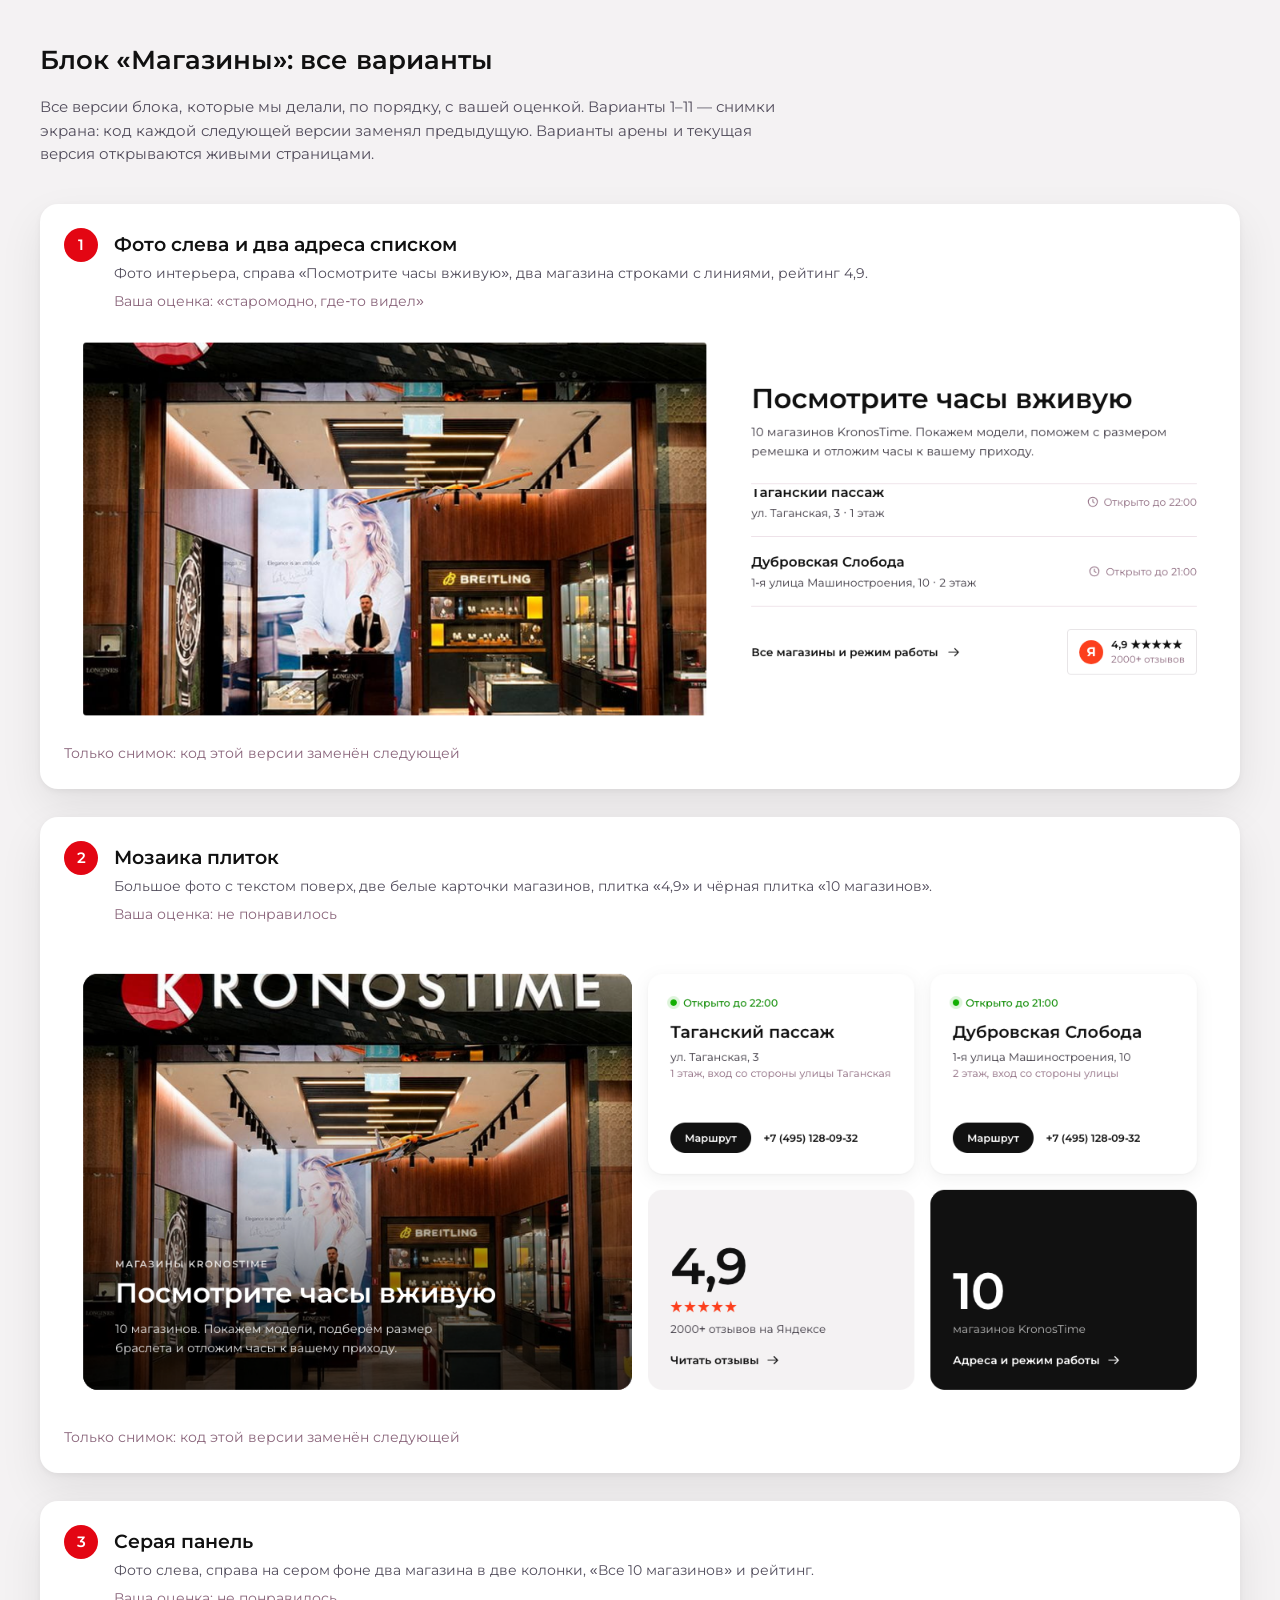
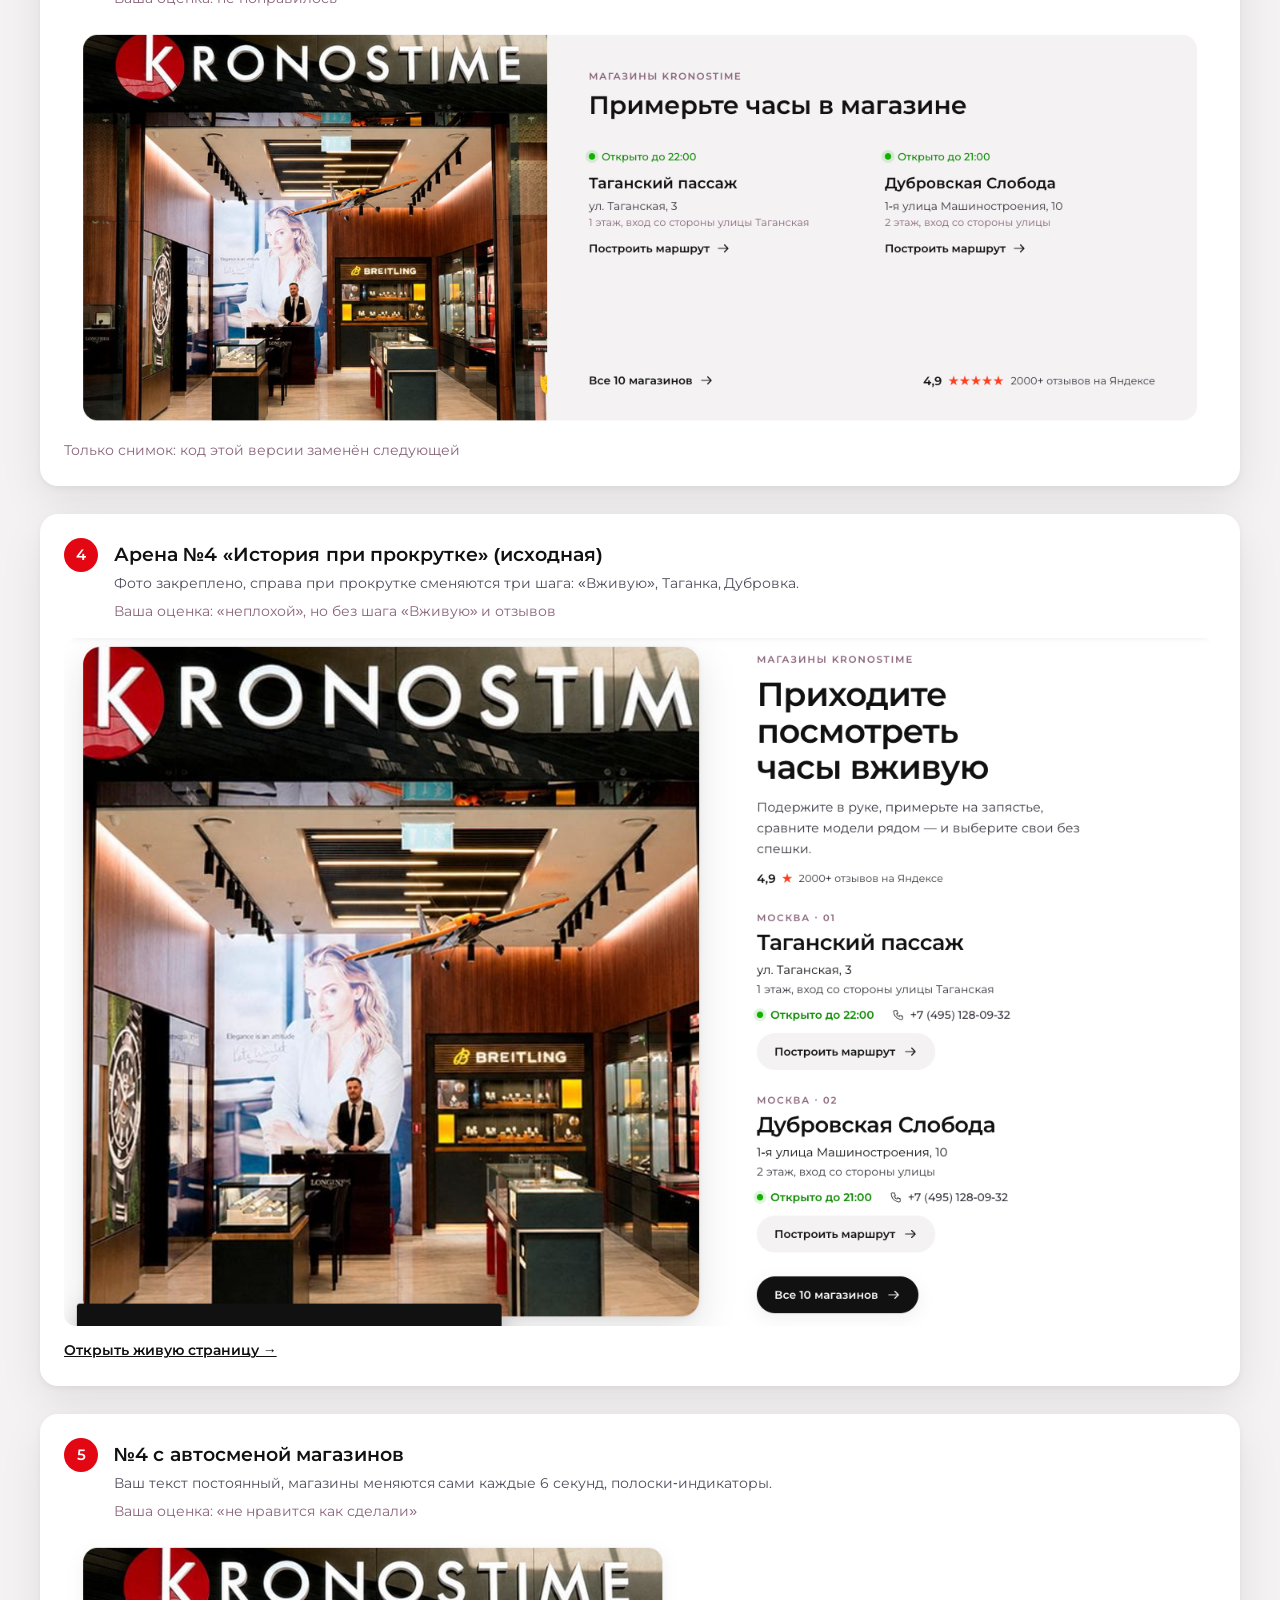
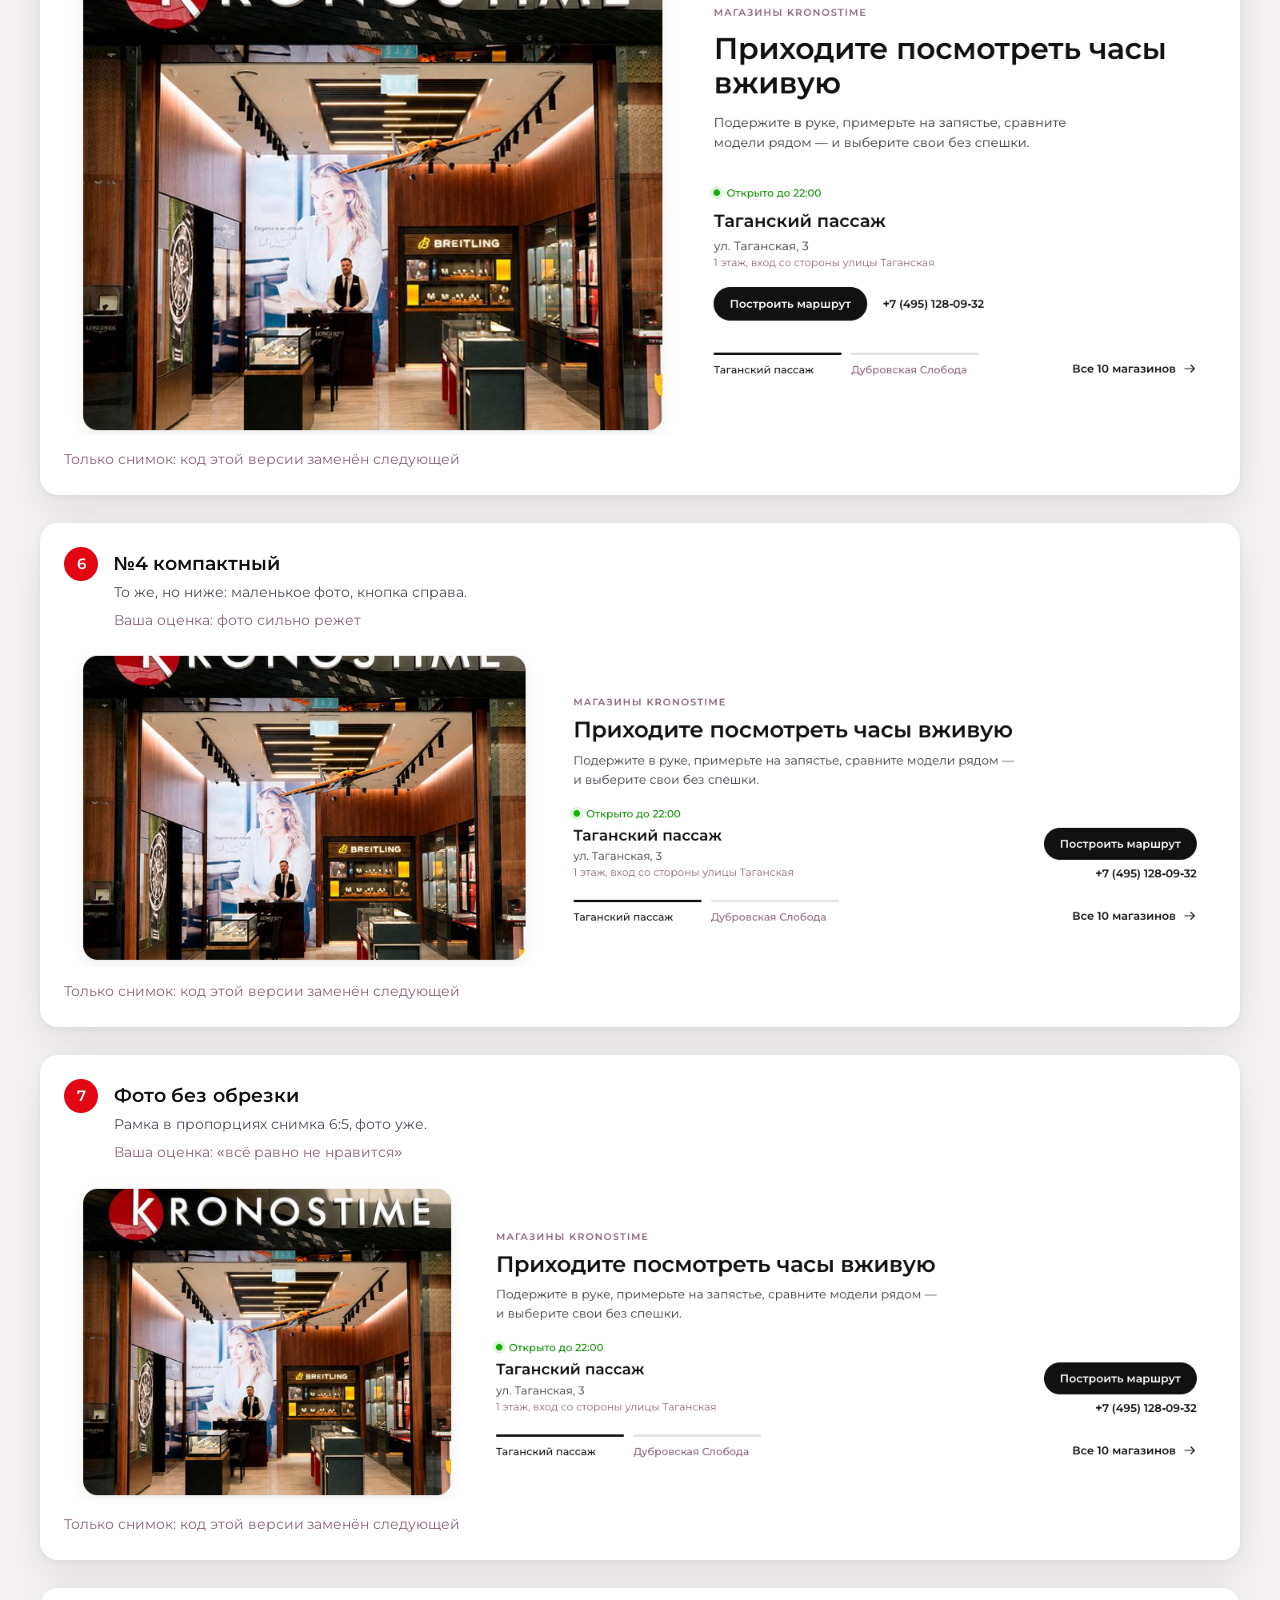
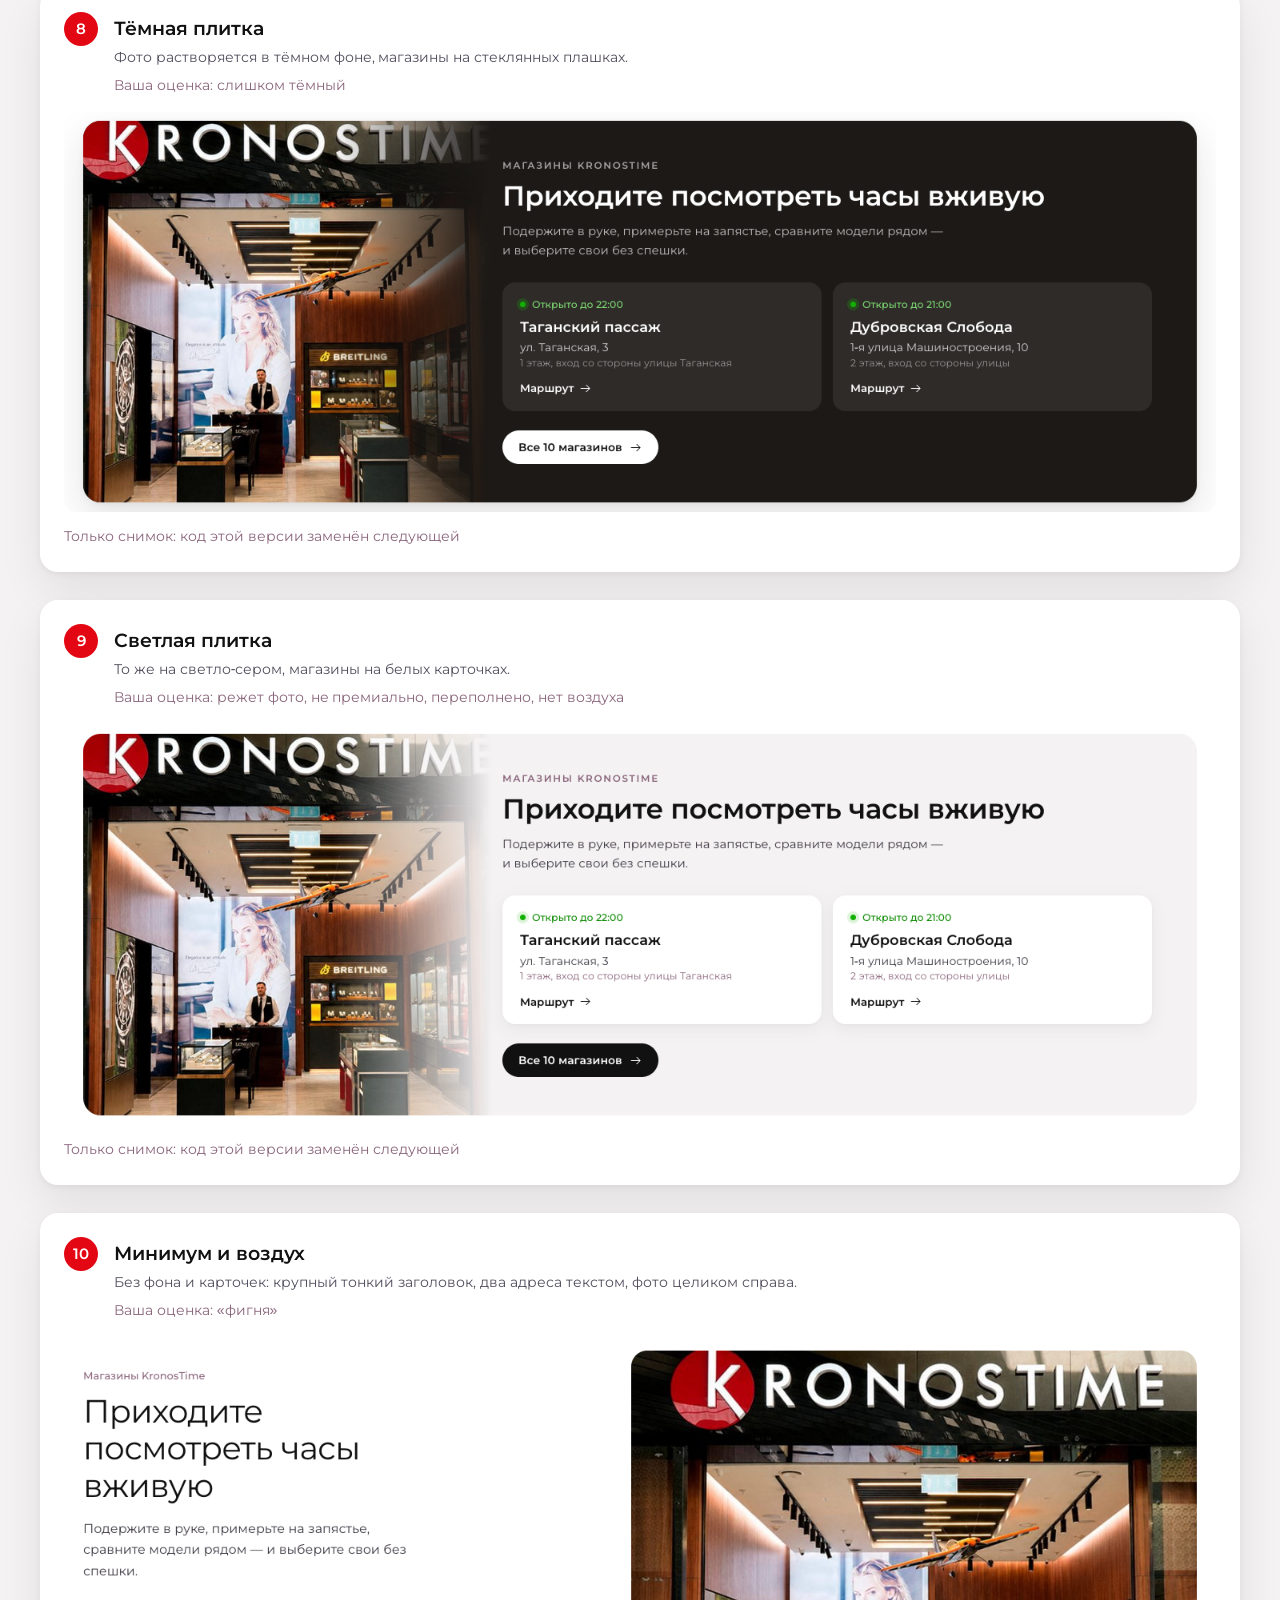
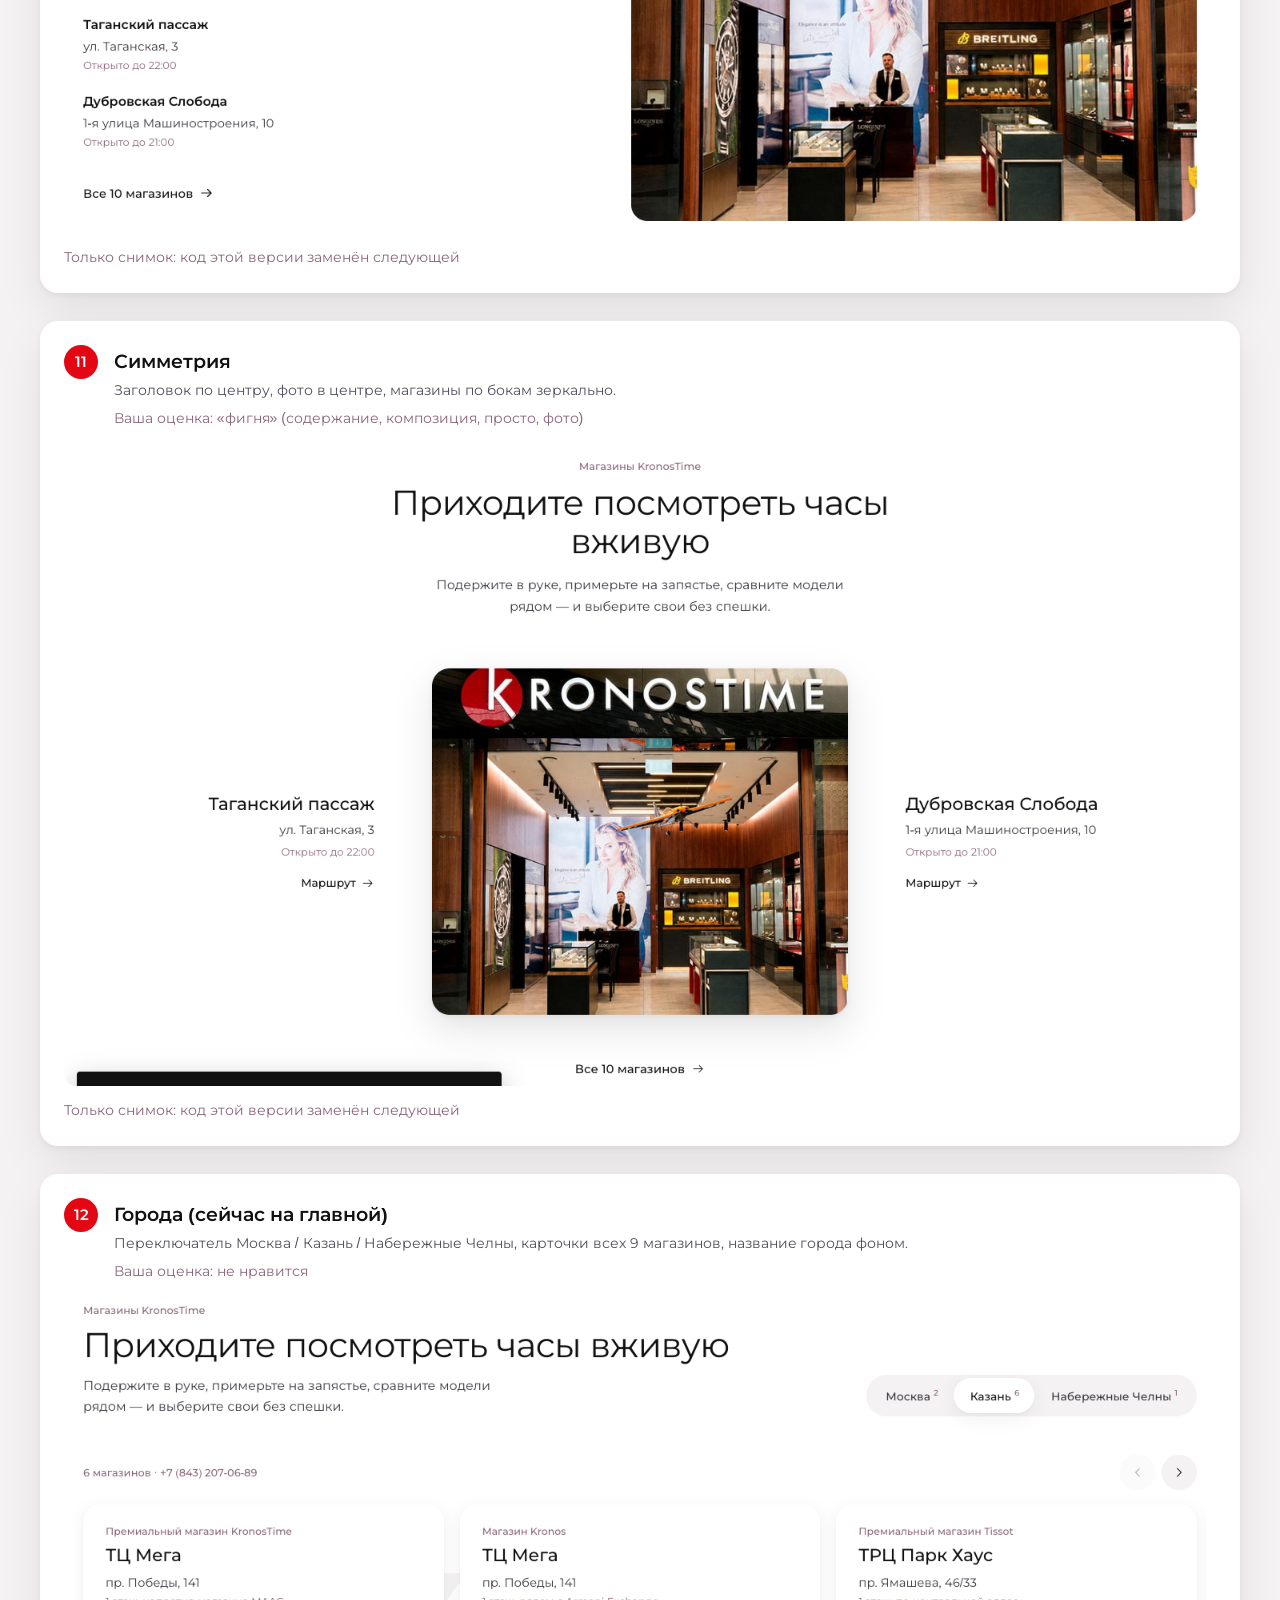
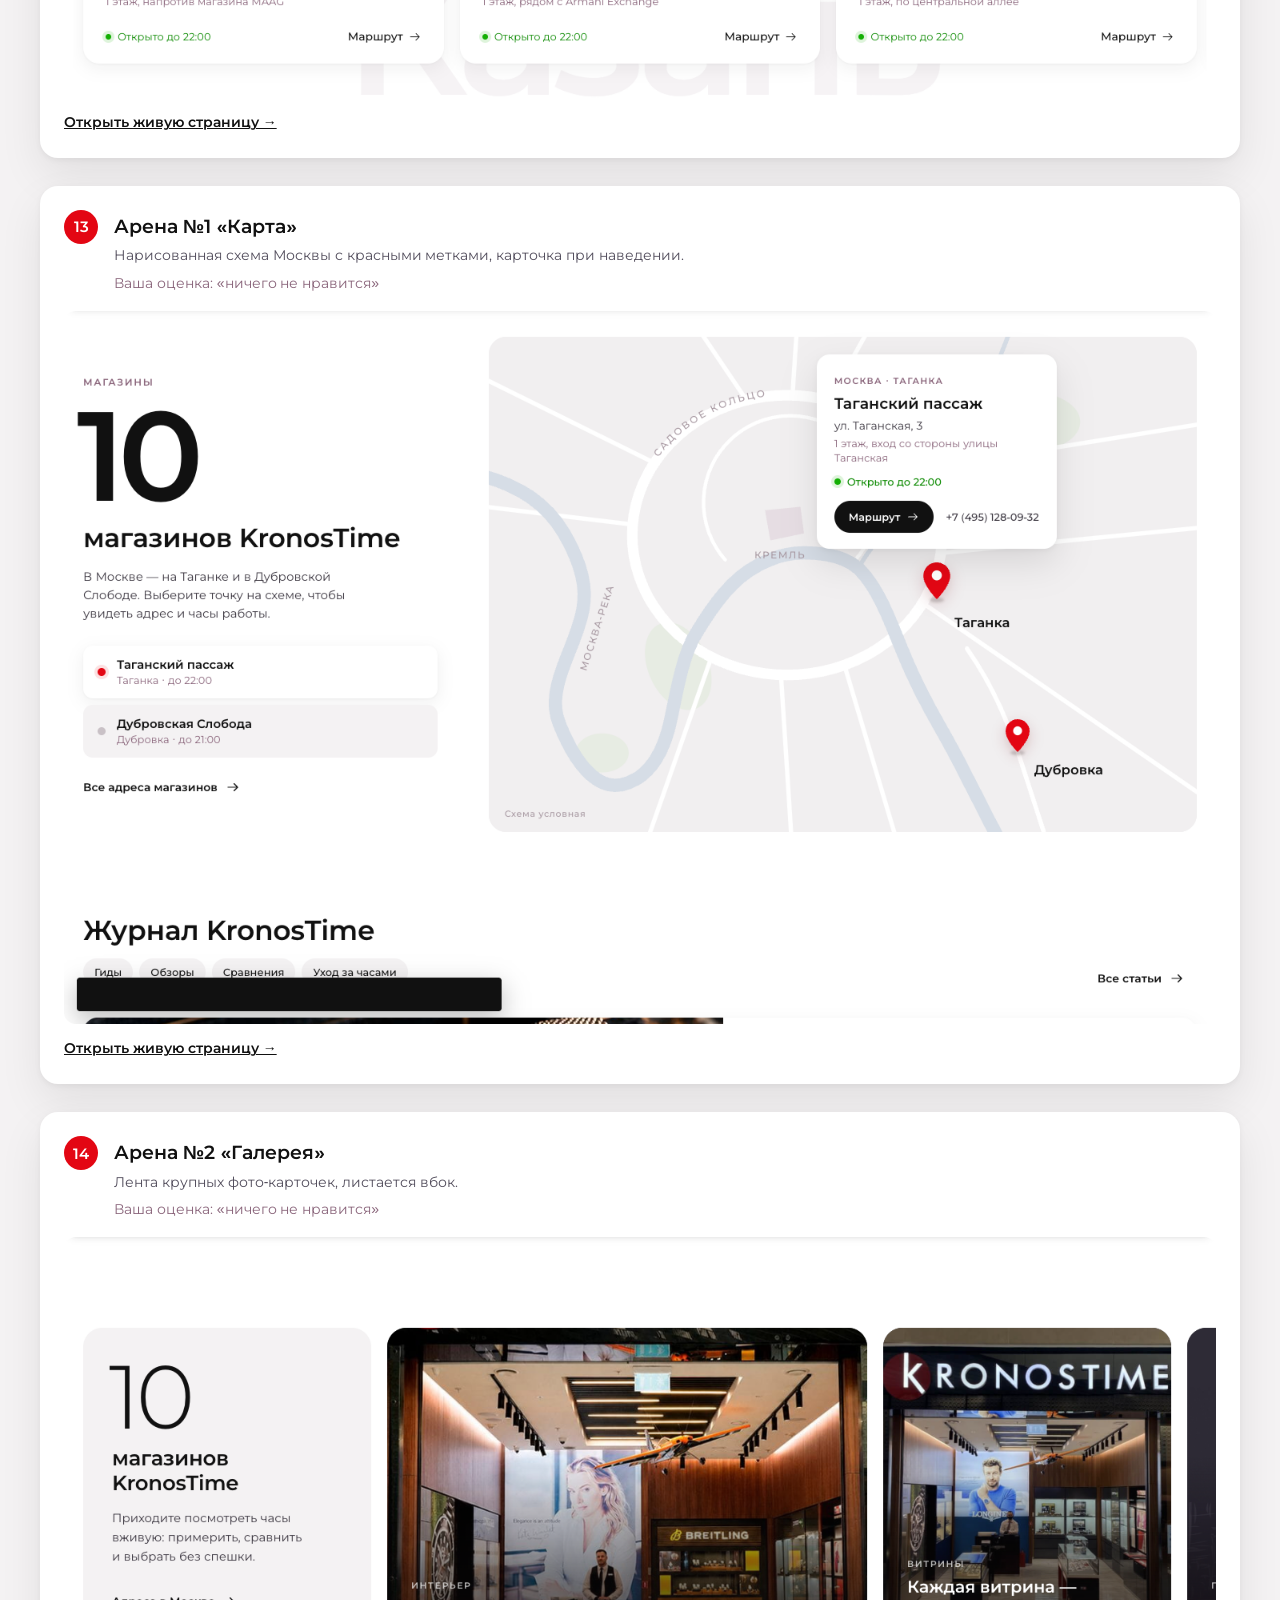
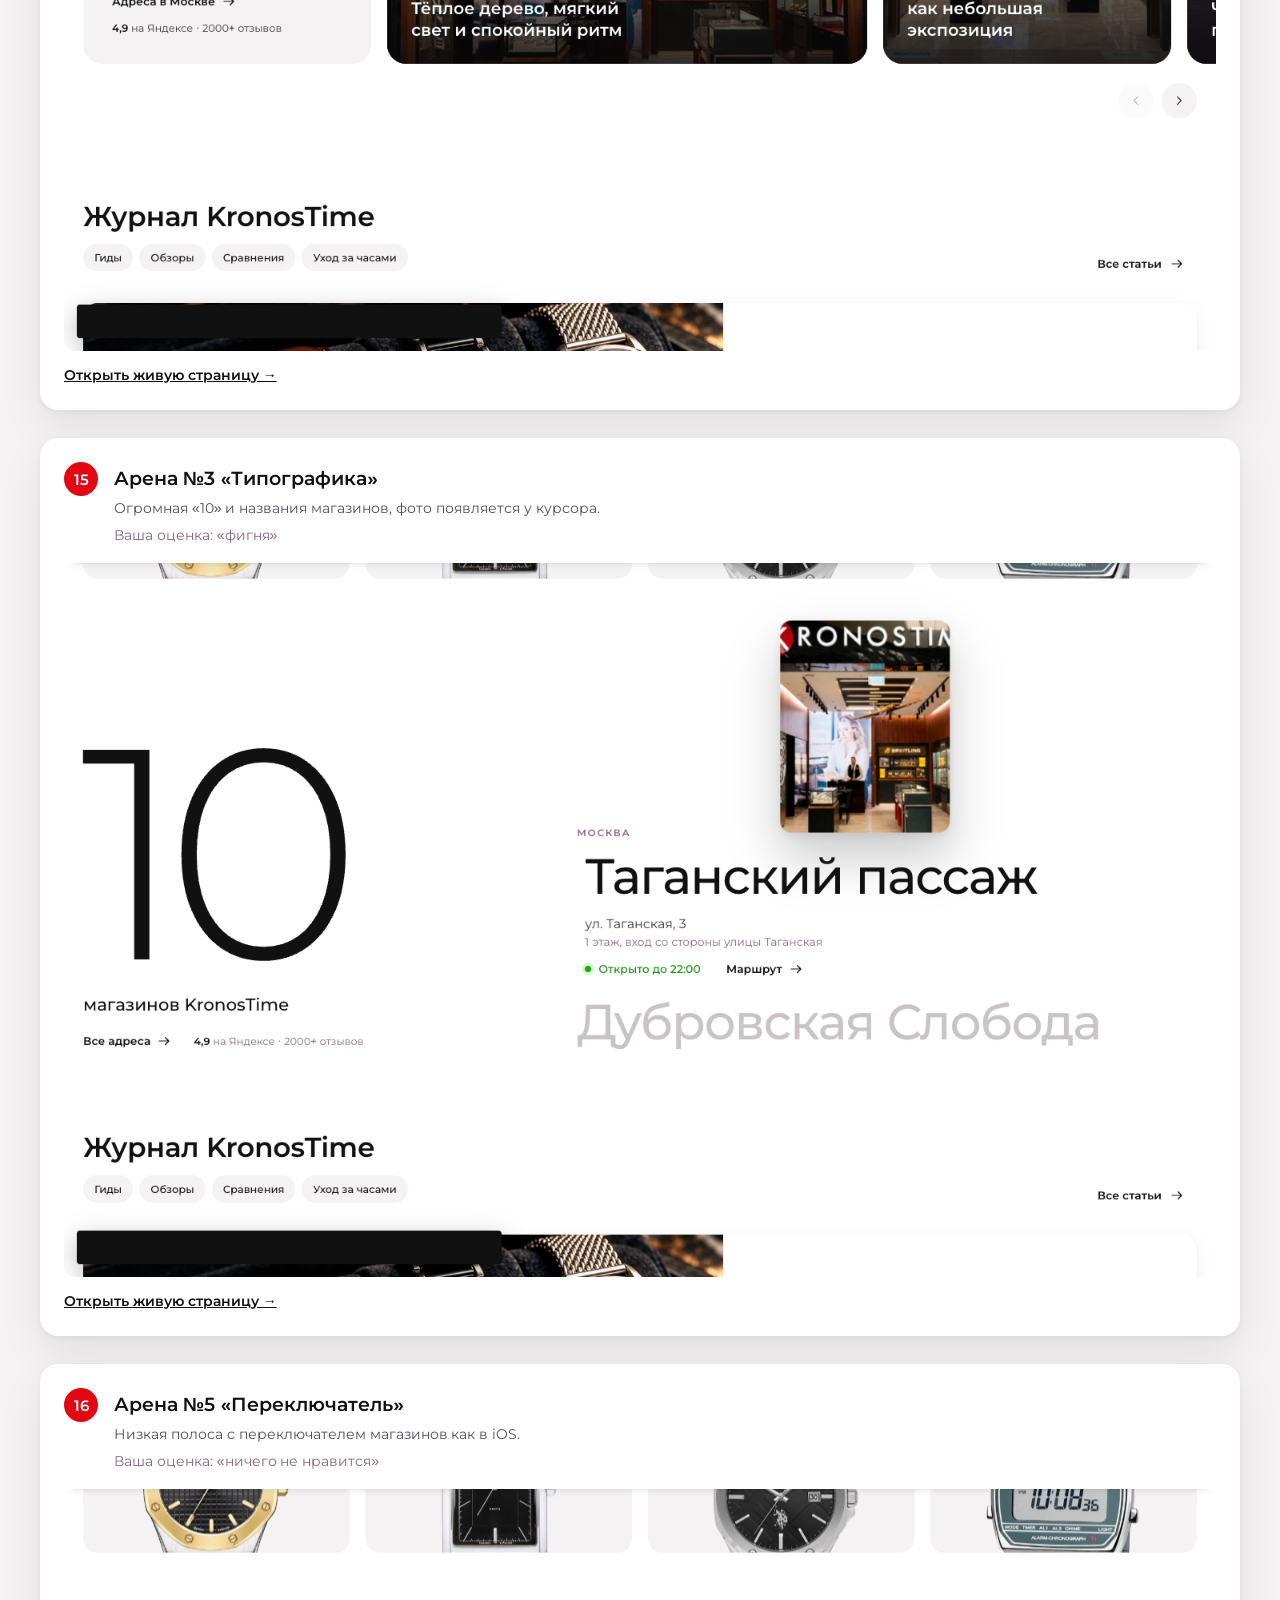
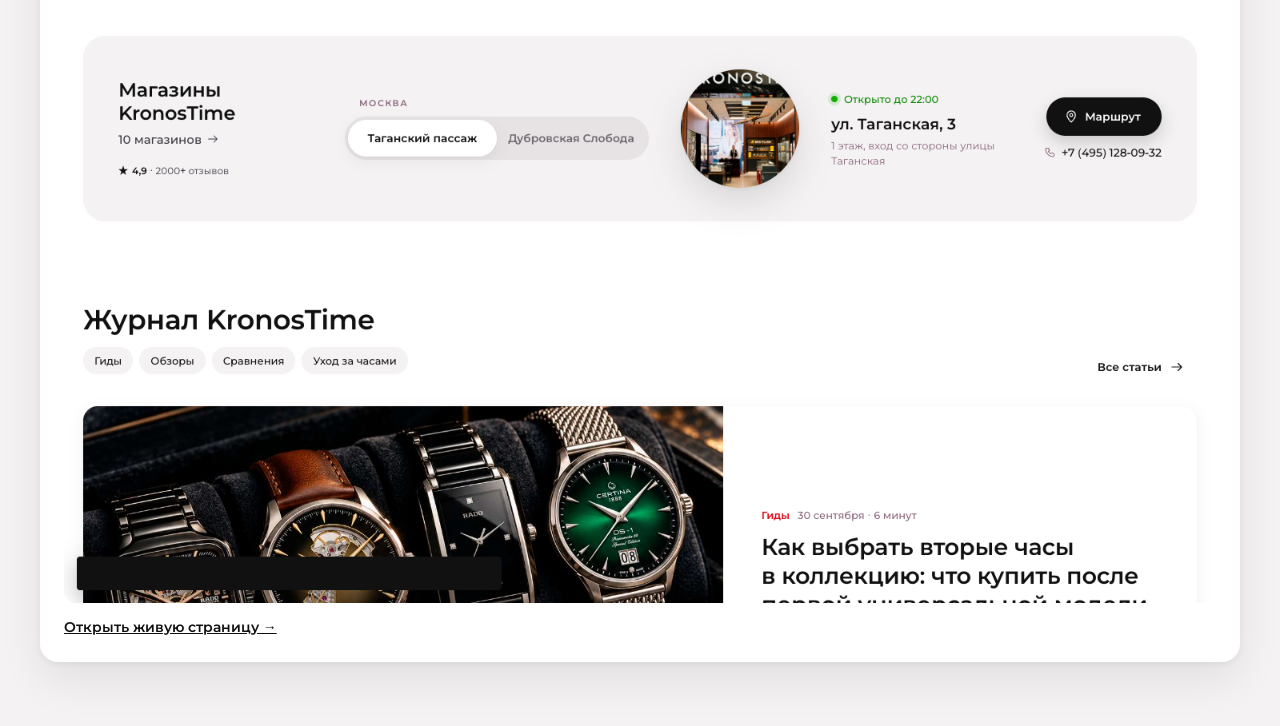
<file: v4/stores-history.html>
<!doctype html><html lang="ru"><head><meta charset="utf-8"><meta name="viewport" content="width=device-width, initial-scale=1"><title>Блок «Магазины» — все варианты</title><meta name="robots" content="noindex">
<style>
@font-face{font-family:"Montserrat";src:url("../fonts/Montserrat-Regular.woff2") format("woff2");font-weight:400}
@font-face{font-family:"Montserrat";src:url("../fonts/Montserrat-SemiBold.woff2") format("woff2");font-weight:600}
body{margin:0;background:#f4f2f3;color:#111;font:400 15px/1.55 "Montserrat",Arial,sans-serif}
.top{max-width:1200px;margin:0 auto;padding:40px 24px 8px} .top h1{margin:0;font-weight:600;font-size:26px} .top p{color:#524d5c;max-width:760px}
.list{max-width:1200px;margin:0 auto;padding:16px 24px 64px;display:grid;gap:28px}
.it{background:#fff;border-radius:18px;box-shadow:0 2px 6px rgba(17,17,17,.05),0 18px 44px rgba(17,17,17,.08);padding:24px;overflow:hidden}
.it header{display:flex;gap:16px;align-items:flex-start;margin-bottom:16px}
.n{flex:none;display:grid;place-items:center;width:34px;height:34px;border-radius:50%;background:#e30613;color:#fff;font-weight:600}
h2{margin:2px 0 4px;font-size:19px;font-weight:600} .it p{margin:0;color:#524d5c;font-size:14px} .it .v{margin-top:6px;color:#8a657b}
.img{border-radius:12px;overflow:hidden;background:#fff} .img + .img{border-radius:0 0 12px 12px} .img img{display:block;width:100%}

.live,.shot{display:inline-block;margin-top:14px;font-weight:600;font-size:14px;color:#111} .shot{font-weight:400;color:#8a657b}
.live:hover{color:#e30613}
</style></head><body>
<div class="top"><h1>Блок «Магазины»: все варианты</h1><p>Все версии блока, которые мы делали, по порядку, с вашей оценкой. Варианты 1–11 — снимки экрана: код каждой следующей версии заменял предыдущую. Варианты арены и текущая версия открываются живыми страницами.</p></div>
<main class="list"><article class="it"><header><span class="n">1</span><div><h2>Фото слева и два адреса списком</h2><p>Фото интерьера, справа «Посмотрите часы вживую», два магазина строками с линиями, рейтинг 4,9.</p><p class="v">Ваша оценка: «старомодно, где-то видел»</p></div></header>
<div class="img" style="aspect-ratio:1440/200"><img src="history/01a.png" alt="Фото слева и два адреса списком" loading="lazy" style="margin-top:calc(-800 / 1440 * 100%)"></div><div class="img" style="aspect-ratio:1440/300"><img src="history/01b.png" alt="Фото слева и два адреса списком" loading="lazy" style="margin-top:calc(-0 / 1440 * 100%)"></div><span class="shot">Только снимок: код этой версии заменён следующей</span></article><article class="it"><header><span class="n">2</span><div><h2>Мозаика плиток</h2><p>Большое фото с текстом поверх, две белые карточки магазинов, плитка «4,9» и чёрная плитка «10 магазинов».</p><p class="v">Ваша оценка: не понравилось</p></div></header>
<div class="img" style="aspect-ratio:1440/590"><img src="history/02.png" alt="Мозаика плиток" loading="lazy" style="margin-top:calc(-150 / 1440 * 100%)"></div><span class="shot">Только снимок: код этой версии заменён следующей</span></article><article class="it"><header><span class="n">3</span><div><h2>Серая панель</h2><p>Фото слева, справа на сером фоне два магазина в две колонки, «Все 10 магазинов» и рейтинг.</p><p class="v">Ваша оценка: не понравилось</p></div></header>
<div class="img" style="aspect-ratio:1440/500"><img src="history/03.png" alt="Серая панель" loading="lazy" style="margin-top:calc(-230 / 1440 * 100%)"></div><span class="shot">Только снимок: код этой версии заменён следующей</span></article><article class="it"><header><span class="n">4</span><div><h2>Арена №4 «История при прокрутке» (исходная)</h2><p>Фото закреплено, справа при прокрутке сменяются три шага: «Вживую», Таганка, Дубровка.</p><p class="v">Ваша оценка: «неплохой», но без шага «Вживую» и отзывов</p></div></header>
<div class="img" style="aspect-ratio:1440/860"><img src="history/a-s4.png" alt="Арена №4 «История при прокрутке» (исходная)" loading="lazy" style="margin-top:calc(-110 / 1440 * 100%)"></div><a class="live" href="../arena2/s4/" target="_blank" rel="noopener">Открыть живую страницу →</a></article><article class="it"><header><span class="n">5</span><div><h2>№4 с автосменой магазинов</h2><p>Ваш текст постоянный, магазины меняются сами каждые 6 секунд, полоски-индикаторы.</p><p class="v">Ваша оценка: «не нравится как сделали»</p></div></header>
<div class="img" style="aspect-ratio:1440/620"><img src="history/04.png" alt="№4 с автосменой магазинов" loading="lazy" style="margin-top:calc(-180 / 1440 * 100%)"></div><span class="shot">Только снимок: код этой версии заменён следующей</span></article><article class="it"><header><span class="n">6</span><div><h2>№4 компактный</h2><p>То же, но ниже: маленькое фото, кнопка справа.</p><p class="v">Ваша оценка: фото сильно режет</p></div></header>
<div class="img" style="aspect-ratio:1440/400"><img src="history/05.png" alt="№4 компактный" loading="lazy" style="margin-top:calc(-230 / 1440 * 100%)"></div><span class="shot">Только снимок: код этой версии заменён следующей</span></article><article class="it"><header><span class="n">7</span><div><h2>Фото без обрезки</h2><p>Рамка в пропорциях снимка 6:5, фото уже.</p><p class="v">Ваша оценка: «всё равно не нравится»</p></div></header>
<div class="img" style="aspect-ratio:1440/400"><img src="history/06.png" alt="Фото без обрезки" loading="lazy" style="margin-top:calc(-230 / 1440 * 100%)"></div><span class="shot">Только снимок: код этой версии заменён следующей</span></article><article class="it"><header><span class="n">8</span><div><h2>Тёмная плитка</h2><p>Фото растворяется в тёмном фоне, магазины на стеклянных плашках.</p><p class="v">Ваша оценка: слишком тёмный</p></div></header>
<div class="img" style="aspect-ratio:1440/500"><img src="history/07.png" alt="Тёмная плитка" loading="lazy" style="margin-top:calc(-230 / 1440 * 100%)"></div><span class="shot">Только снимок: код этой версии заменён следующей</span></article><article class="it"><header><span class="n">9</span><div><h2>Светлая плитка</h2><p>То же на светло-сером, магазины на белых карточках.</p><p class="v">Ваша оценка: режет фото, не премиально, переполнено, нет воздуха</p></div></header>
<div class="img" style="aspect-ratio:1440/500"><img src="history/08.png" alt="Светлая плитка" loading="lazy" style="margin-top:calc(-230 / 1440 * 100%)"></div><span class="shot">Только снимок: код этой версии заменён следующей</span></article><article class="it"><header><span class="n">10</span><div><h2>Минимум и воздух</h2><p>Без фона и карточек: крупный тонкий заголовок, два адреса текстом, фото целиком справа.</p><p class="v">Ваша оценка: «фигня»</p></div></header>
<div class="img" style="aspect-ratio:1440/620"><img src="history/09.png" alt="Минимум и воздух" loading="lazy" style="margin-top:calc(-210 / 1440 * 100%)"></div><span class="shot">Только снимок: код этой версии заменён следующей</span></article><article class="it"><header><span class="n">11</span><div><h2>Симметрия</h2><p>Заголовок по центру, фото в центре, магазины по бокам зеркально.</p><p class="v">Ваша оценка: «фигня» (содержание, композиция, просто, фото)</p></div></header>
<div class="img" style="aspect-ratio:1440/800"><img src="history/10.png" alt="Симметрия" loading="lazy" style="margin-top:calc(-160 / 1440 * 100%)"></div><span class="shot">Только снимок: код этой версии заменён следующей</span></article><article class="it"><header><span class="n">12</span><div><h2>Города (сейчас на главной)</h2><p>Переключатель Москва / Казань / Набережные Челны, карточки всех 9 магазинов, название города фоном.</p><p class="v">Ваша оценка: не нравится</p></div></header>
<div class="img" style="aspect-ratio:1440/500"><img src="history/11.png" alt="Города (сейчас на главной)" loading="lazy" style="margin-top:calc(-200 / 1440 * 100%)"></div><a class="live" href="./#stores" target="_blank" rel="noopener">Открыть живую страницу →</a></article><article class="it"><header><span class="n">13</span><div><h2>Арена №1 «Карта»</h2><p>Нарисованная схема Москвы с красными метками, карточка при наведении.</p><p class="v">Ваша оценка: «ничего не нравится»</p></div></header>
<div class="img" style="aspect-ratio:1440/892"><img src="history/a-s1.png" alt="Арена №1 «Карта»" loading="lazy" style="margin-top:calc(-108 / 1440 * 100%)"></div><a class="live" href="../arena2/s1/" target="_blank" rel="noopener">Открыть живую страницу →</a></article><article class="it"><header><span class="n">14</span><div><h2>Арена №2 «Галерея»</h2><p>Лента крупных фото-карточек, листается вбок.</p><p class="v">Ваша оценка: «ничего не нравится»</p></div></header>
<div class="img" style="aspect-ratio:1440/892"><img src="history/a-s2.png" alt="Арена №2 «Галерея»" loading="lazy" style="margin-top:calc(-108 / 1440 * 100%)"></div><a class="live" href="../arena2/s2/" target="_blank" rel="noopener">Открыть живую страницу →</a></article><article class="it"><header><span class="n">15</span><div><h2>Арена №3 «Типографика»</h2><p>Огромная «10» и названия магазинов, фото появляется у курсора.</p><p class="v">Ваша оценка: «фигня»</p></div></header>
<div class="img" style="aspect-ratio:1440/892"><img src="history/a-s3.png" alt="Арена №3 «Типографика»" loading="lazy" style="margin-top:calc(-108 / 1440 * 100%)"></div><a class="live" href="../arena2/s3/" target="_blank" rel="noopener">Открыть живую страницу →</a></article><article class="it"><header><span class="n">16</span><div><h2>Арена №5 «Переключатель»</h2><p>Низкая полоса с переключателем магазинов как в iOS.</p><p class="v">Ваша оценка: «ничего не нравится»</p></div></header>
<div class="img" style="aspect-ratio:1440/892"><img src="history/a-s5.png" alt="Арена №5 «Переключатель»" loading="lazy" style="margin-top:calc(-108 / 1440 * 100%)"></div><a class="live" href="../arena2/s5/" target="_blank" rel="noopener">Открыть живую страницу →</a></article></main></body></html>
</file>
<file: v4/style.css>
/* KronosTime — концепт главной, версия 4.
   По разбору заказчика: белый фон, премиально и спокойно, шапка и подвал — текущие KronosTime (доработаны).
   Красный #e30613 — только акцент и действие. Шрифт Montserrat, как на сайте. */

@font-face { font-family: "Montserrat"; src: url("../fonts/Montserrat-Light.woff2") format("woff2"); font-weight: 300; font-display: swap; }
@font-face { font-family: "Montserrat"; src: url("../fonts/Montserrat-Regular.woff2") format("woff2"); font-weight: 400; font-display: swap; }
@font-face { font-family: "Montserrat"; src: url("../fonts/Montserrat-Medium.woff2") format("woff2"); font-weight: 500; font-display: swap; }
@font-face { font-family: "Montserrat"; src: url("../fonts/Montserrat-SemiBold.woff2") format("woff2"); font-weight: 600; font-display: swap; }
@font-face { font-family: "Montserrat"; src: url("../fonts/Montserrat-Bold.woff2") format("woff2"); font-weight: 700; font-display: swap; }

:root {
  --bg: #ffffff;
  --soft: #f9f8f9;
  --ink: #111111;
  --text: #3b3640;
  --mauve: #8a657b;
  --line: #ecdee6;
  --line-2: #e5e2e4;
  --red: #e30613;
  --red-h: #c30813;
  --dark: #404040;
  --wide: 1470px;
  --gut: 24px;
  --font: "Montserrat", Arial, sans-serif;
  --ease: cubic-bezier(.2, .7, .2, 1);
}

*, *::before, *::after { box-sizing: border-box; }
html { -webkit-text-size-adjust: 100%; scroll-behavior: smooth; scroll-padding-top: 150px; }
body { margin: 0; background: var(--bg); color: var(--ink); font: 400 15px/1.55 var(--font); -webkit-font-smoothing: antialiased; overflow-x: hidden; }
img { display: block; max-width: 100%; }
a { color: inherit; text-decoration: none; }
button, input { font: inherit; color: inherit; }
button { cursor: pointer; }
ul, ol { margin: 0; padding: 0; list-style: none; }
:focus-visible { outline: 2px solid var(--ink); outline-offset: 3px; }
.sr-only { position: absolute; width: 1px; height: 1px; overflow: hidden; clip: rect(0 0 0 0); white-space: nowrap; }
.skip { position: absolute; left: 12px; top: -60px; z-index: 100; padding: 10px 16px; background: var(--ink); color: #fff; }
.skip:focus { top: 12px; }
.wrap { max-width: var(--wide); margin-left: auto; margin-right: auto; padding-left: var(--gut); padding-right: var(--gut); }
.i { width: 20px; height: 20px; fill: none; stroke: currentColor; stroke-width: 1.6; stroke-linecap: round; stroke-linejoin: round; flex: none; }

/* ---------- Типографика и общие элементы ---------- */
.h2 { margin: 0; font: 600 clamp(26px, 2.4vw, 36px)/1.15 var(--font); letter-spacing: -.01em; }
.lede { margin: 10px 0 0; max-width: 560px; color: var(--text); font-size: 15px; line-height: 1.6; }
.lnk { display: inline-flex; align-items: center; gap: 10px; font: 600 14px/1 var(--font); white-space: nowrap; }
.lnk .i { width: 18px; height: 18px; transition: transform .25s var(--ease); }
.lnk:hover { color: var(--red); }
.lnk:hover .i { transform: translateX(4px); }
.btn { display: inline-flex; align-items: center; justify-content: center; height: 50px; padding: 0 30px; border: 0; border-radius: 4px; background: var(--red); color: #fff; font: 600 14px/1 var(--font); white-space: nowrap; transition: background .2s; }
.btn:hover { background: var(--red-h); }
.sec { padding-top: 104px; }
.sec__head { display: flex; justify-content: space-between; align-items: flex-end; gap: 32px; margin-bottom: 40px; }
.sec__tools { display: flex; align-items: center; gap: 12px; }
.sec__tools .lnk { margin-right: 16px; }

/* ---------- Верхняя строка (как сейчас) ---------- */
.tb { background: var(--dark); color: #fff; font-size: 13px; }
.tb__row { display: grid; grid-template-columns: 1fr auto 1fr; align-items: center; height: 34px; }
.tb__city { justify-self: start; display: inline-flex; align-items: center; gap: 5px; padding: 0; border: 0; background: none; color: #fff; font: 500 12px var(--font); text-transform: uppercase; letter-spacing: .02em; }
.tb__city .i { width: 14px; height: 14px; }
.tb__links { display: flex; gap: 30px; }
.tb__links a:hover, .tb__right a:hover { color: #ffb3b8; }
.tb__right { justify-self: end; display: flex; align-items: center; gap: 16px; }
.tb__ico { display: grid; place-items: center; width: 24px; height: 24px; border: 1.5px solid #fff; border-radius: 50%; }
.tb__ico .i { width: 13px; height: 13px; stroke-width: 2; }

/* ---------- Шапка (как сейчас + доработки) ---------- */
.hd { position: sticky; top: 0; z-index: 50; background: #fff; box-shadow: 0 8px 10px -10px rgba(17, 17, 17, .28); }
.hd__row { display: grid; grid-template-columns: 1fr minmax(0, 760px) 1fr; align-items: center; gap: 32px; height: 78px; transition: height .25s var(--ease); }
.hd.is-compact .hd__row { height: 62px; }
.hd__logo { justify-self: start; }
.hd__logo img { width: 185px; height: auto; transition: width .25s var(--ease); }
.hd.is-compact .hd__logo img { width: 160px; }
.hd__burger { display: none; }
.sr { position: relative; }
.sr__field { display: flex; align-items: center; height: 46px; border-radius: 4px; background: #fff; transition: border-color .2s; }
.sr__field input { flex: 1; min-width: 0; height: 100%; padding: 0 16px; border: 0; background: none; outline: none; font-size: 14px; }
.sr__field input::placeholder { color: #9b8f97; }
.sr__field button { display: grid; place-items: center; width: 48px; height: 100%; border: 0; background: none; }
.sr__field button .i { width: 22px; height: 22px; stroke-width: 1.8; }
.sr__drop { position: absolute; left: 0; right: 0; top: calc(100% + 8px); z-index: 5; display: none; grid-template-columns: 1fr 1.3fr; gap: 32px; padding: 24px 28px 28px; background: #fff; border-radius: 4px; box-shadow: 0 24px 48px -24px rgba(17, 17, 17, .3); }
.sr.is-open .sr__drop { display: grid; }
.sr__h { margin: 0 0 12px; font: 600 12px var(--font); letter-spacing: .1em; text-transform: uppercase; color: var(--mauve); }
.sr__q a { display: block; padding: 6px 0; font-size: 14px; }
.sr__q a:hover { color: var(--red); }
.sr__brands { display: grid; grid-template-columns: repeat(4, 1fr); gap: 8px; }
.sr__brands a { display: grid; place-items: center; height: 52px; border-radius: 4px; transition: border-color .2s; }
.sr__brands img { max-width: 76%; max-height: 24px; }
.hd__act { justify-self: end; display: flex; align-items: center; gap: 30px; }
.ha { position: relative; display: grid; place-items: center; width: 32px; height: 32px; }
.ha .i { width: 27px; height: 27px; stroke-width: 1.5; }
.ha:hover { color: var(--red); }
.ha__n { position: absolute; top: -5px; right: -8px; min-width: 18px; height: 18px; padding: 0 5px; border-radius: 9px; background: var(--red); color: #fff; font: 600 10px/18px var(--font); text-align: center; }
.ha__n[hidden] { display: none; }
.ha__t { position: absolute; top: calc(100% + 8px); left: 50%; transform: translate(-50%, -4px); padding: 5px 9px; border-radius: 4px; background: var(--ink); color: #fff; font: 500 12px/1 var(--font); white-space: nowrap; opacity: 0; pointer-events: none; transition: opacity .15s, transform .15s; }
.ha:hover .ha__t, .ha:focus-visible .ha__t { opacity: 1; transform: translate(-50%, 0); }

.nv { position: relative; border-top: 1px solid #efedee; }
.nv__list { display: flex; justify-content: center; gap: 64px; }
.nv__a { position: relative; display: inline-flex; align-items: center; gap: 6px; height: 52px; padding: 0; border: 0; background: none; font: 600 13px/1 var(--font); letter-spacing: .1em; text-transform: uppercase; white-space: nowrap; transition: height .25s var(--ease), color .2s; }
.hd.is-compact .nv__a { height: 44px; }
.nv__a .i { width: 16px; height: 16px; stroke-width: 2; transition: transform .2s; }
.nv__a[aria-expanded="true"] .i { transform: rotate(180deg); }
.nv__a::after { content: ""; position: absolute; left: 0; right: 0; bottom: 0; height: 2px; background: currentColor; transform: scaleX(0); transition: transform .25s var(--ease); }
.nv__a:hover::after, .nv__a[aria-expanded="true"]::after { transform: scaleX(1); }
.nv__a.is-red { color: var(--red); }
.mg { position: absolute; left: 0; right: 0; top: 100%; background: #fff; border-top: 1px solid #efedee; box-shadow: 0 30px 40px -30px rgba(17, 17, 17, .3); }
.mg[hidden] { display: none; }
.mg__in { display: grid; gap: 28px; padding-top: 32px; padding-bottom: 36px; }
.mg__in--cat { grid-template-columns: repeat(7, minmax(0, 1fr)); }
.mg__in--lux { grid-template-columns: 1fr 1fr 1.4fr; max-width: 1100px; }
.mg__in--brands { grid-template-columns: 1fr 2fr; max-width: 1200px; }
.mg__h { margin: 0 0 12px; font: 600 12px var(--font); letter-spacing: .1em; text-transform: uppercase; }
.mg__col a { display: block; padding: 4px 0; font-size: 14px; color: var(--text); }
.mg__col a:hover, .mg__letters a:hover { color: var(--red); }
.mg__promo { display: grid; grid-template-columns: 160px 1fr; align-items: center; gap: 20px; padding: 16px; background: var(--soft); border-radius: 4px; }
.mg__promo img { width: 160px; height: 180px; object-fit: contain; mix-blend-mode: multiply; }
.mg__promo b { display: block; margin-bottom: 4px; font-weight: 600; }
.mg__letters { display: grid; grid-template-columns: repeat(8, 1fr); gap: 4px; margin-bottom: 20px; }
.mg__letters a { display: grid; place-items: center; height: 34px; border-radius: 4px; font-weight: 600; font-size: 13px; }
.mg__logos { display: grid; grid-template-columns: repeat(4, 1fr); gap: 8px; }
.mg__logos a { display: grid; place-items: center; height: 64px; border-radius: 4px; transition: border-color .2s; }
.mg__logos img { max-width: 70%; max-height: 28px; }

/* ---------- Баннер под контент-отдел ---------- */
.bn { padding-top: 24px; }
.bn__in { display: grid; grid-template-columns: minmax(0, 1fr); gap: 16px; }
.bn__stage { position: relative; overflow: hidden; border-radius: 4px; background: #eee; aspect-ratio: 2.4 / 1; }
.bn__agenda, .bn__side { display: none; }
body[data-banner="b"] .bn__in { grid-template-columns: minmax(0, 1fr) 320px; }
body[data-banner="b"] .bn__stage { aspect-ratio: 1.9 / 1; }
body[data-banner="b"] .bn__agenda { display: flex; }
body[data-banner="c"] .bn__in { grid-template-columns: minmax(0, 2fr) minmax(0, 1fr); }
body[data-banner="c"] .bn__stage { aspect-ratio: 2.2 / 1; }
body[data-banner="c"] .bn__side { display: flex; }

.bs { position: absolute; inset: 0; display: block; opacity: 0; visibility: hidden; transition: opacity .8s ease, visibility .8s; }
.bs.is-on { opacity: 1; visibility: visible; }
.bs picture, .bs img { display: block; width: 100%; height: 100%; }
.bs img { object-fit: cover; }
.bs--split { background: var(--bs-bg, #111); }
.bs--split picture { position: absolute; top: 0; right: 0; bottom: 0; width: 64%; }
.bs--split img { -webkit-mask-image: linear-gradient(90deg, transparent 0, #000 32%); mask-image: linear-gradient(90deg, transparent 0, #000 32%); }
.bs--cover img { object-position: 50% 62%; }
.bs--cover.bs--dark::after { content: ""; position: absolute; inset: 0; background: linear-gradient(90deg, rgba(0, 0, 0, .62) 0, rgba(0, 0, 0, .25) 38%, rgba(0, 0, 0, 0) 60%); }
.bs__cap { position: absolute; z-index: 2; left: clamp(32px, 5vw, 80px); top: 50%; transform: translateY(-50%); max-width: 460px; }
.bs--dark .bs__cap { color: #fff; }
.bs__k { display: block; font: 600 13px var(--font); letter-spacing: .14em; text-transform: uppercase; opacity: .75; }
.bs__t { display: block; margin-top: 12px; font: 600 clamp(28px, 3vw, 46px)/1.08 var(--font); letter-spacing: -.01em; }
.bs__s { display: block; margin-top: 14px; font-size: 16px; line-height: 1.5; opacity: .85; }
.bs__btn { display: inline-flex; align-items: center; gap: 10px; margin-top: 28px; height: 48px; padding: 0 26px; border-radius: 4px; background: #fff; color: var(--ink); font: 600 14px var(--font); transition: background .2s, color .2s; }
.bs--light .bs__btn { background: var(--ink); color: #fff; }
.bs:hover .bs__btn { background: var(--red); color: #fff; }
.bs__btn .i { width: 18px; height: 18px; }
.bn__arr { position: absolute; top: 50%; z-index: 3; display: grid; place-items: center; width: 48px; height: 48px; margin-top: -24px; border: 0; border-radius: 50%; background: rgba(255, 255, 255, .92); box-shadow: 0 4px 16px rgba(0, 0, 0, .12); opacity: 0; transition: opacity .2s; }
.bn__arr--l { left: 20px; }
.bn__arr--r { right: 20px; }
.bn__stage:hover .bn__arr, .bn__arr:focus-visible { opacity: 1; }
.bn__dots { position: absolute; left: 0; right: 0; bottom: 20px; z-index: 3; display: flex; justify-content: center; gap: 8px; }
.bn__dot { width: 40px; height: 16px; padding: 0; border: 0; background: none; }
.bn__dot i { display: block; position: relative; height: 2px; background: rgba(255, 255, 255, .5); overflow: hidden; box-shadow: 0 0 6px rgba(0, 0, 0, .25); }
.bn__dot i::after { content: ""; position: absolute; inset: 0; background: #fff; transform: scaleX(0); transform-origin: left; }
.bn__dot.is-on i::after { transform: scaleX(1); }
.bn.is-playing .bn__dot.is-on i::after { animation: bnfill var(--bn-time, 6s) linear forwards; }
.bn.is-paused .bn__dot.is-on i::after { animation-play-state: paused; }
@keyframes bnfill { from { transform: scaleX(0); } to { transform: scaleX(1); } }


/* Высота баннера: S, M (по умолчанию), L. Ширина у всех — сетка сайта */
body[data-bsize="s"] .bn__stage { aspect-ratio: 3.6 / 1; }
body[data-bsize="m"] .bn__stage { aspect-ratio: 3.2 / 1; }
body[data-bsize="s"][data-banner="b"] .bn__stage { aspect-ratio: 2.8 / 1; }
body[data-bsize="m"][data-banner="b"] .bn__stage { aspect-ratio: 2.5 / 1; }
body[data-bsize="s"] .bs--split picture, body[data-bsize="m"] .bs--split picture { width: 50%; }
body[data-bsize="s"] .bs__t, body[data-bsize="m"] .bs__t { font-size: clamp(24px, 2.3vw, 36px); margin-top: 10px; }
body[data-bsize="s"] .bs__s, body[data-bsize="m"] .bs__s { font-size: 15px; margin-top: 10px; }
body[data-bsize="s"] .bs__btn, body[data-bsize="m"] .bs__btn { margin-top: 20px; height: 44px; }
body[data-bsize="s"] .bs__s { display: none; }
body[data-bsize="s"] .ag, body[data-bsize="m"] .ag { grid-template-columns: 48px 1fr; gap: 12px; padding: 6px 12px 6px 6px; }
body[data-bsize="s"] .ag img, body[data-bsize="m"] .ag img { width: 48px; height: 48px; }
body[data-bsize="s"] .ag span, body[data-bsize="m"] .ag span { font-size: 13px; }
body[data-bsize="s"] .bn__agenda, body[data-bsize="m"] .bn__agenda { gap: 6px; }
.bs--art.bs--top img { object-position: 50% 0; }
.bn__dots { bottom: 14px; }

/* Вариант B: список всех баннеров справа */
.bn__agenda { flex-direction: column; gap: 8px; }
.ag { position: relative; display: grid; grid-template-columns: 64px 1fr; align-items: center; gap: 14px; width: 100%; height: 100%; padding: 10px 14px 10px 10px; border-radius: 4px; background: #fff; text-align: left; overflow: hidden; transition: border-color .2s; }
.bn__agenda li { flex: 1; }
.ag img { width: 64px; height: 64px; object-fit: cover; border-radius: 2px; }
.ag span { font: 600 14px/1.3 var(--font); }
.ag small { display: block; margin-bottom: 3px; font: 600 11px var(--font); letter-spacing: .12em; text-transform: uppercase; color: var(--mauve); }
.ag i { position: absolute; left: 0; bottom: 0; height: 2px; width: 100%; background: var(--red); transform: scaleX(0); transform-origin: left; }
.ag.is-on i { transform: scaleX(1); }
.bn.is-playing .ag.is-on i { animation: bnfill var(--bn-time, 6s) linear forwards; }
.bn.is-paused .ag.is-on i { animation-play-state: paused; }

/* Вариант C: баннер и хит продаж рядом, как сейчас */
body[data-banner="c"] .bs__cap { left: 48px; max-width: 340px; }
body[data-banner="c"] .bs__t { font-size: clamp(24px, 2.3vw, 34px); }
body[data-banner="c"] .bs__s { font-size: 14px; }
.bn__side { flex-direction: column; padding: 20px 24px 24px; border-radius: 4px; }
.bn__side-k { font: 600 12px var(--font); letter-spacing: .12em; text-transform: uppercase; color: var(--red); }
.bn__side-img { flex: 1; display: grid; place-items: center; min-height: 0; padding: 8px 0; }
.bn__side-img img { max-height: 230px; width: auto; }

/* ---------- Полоса фактов ---------- */
.facts { padding-top: 28px; }
.facts__list { display: grid; grid-template-columns: repeat(5, minmax(0, 1fr)); }
.facts__list li { position: relative; padding-top: 18px; background: repeating-linear-gradient(90deg, #d8ccd3 0 1px, transparent 1px 14px) left top / 100% 6px no-repeat; }
.facts__list li::before { content: ""; position: absolute; left: 0; top: 0; width: 2px; height: 14px; background: var(--ink); }
.facts__list li:first-child::before { background: var(--red); }
.facts__list li::after { content: ""; position: absolute; left: 0; right: 0; top: 0; height: 1px; background: #d8ccd3; }
.facts__list a { display: block; padding-right: 16px; }
.facts__list b { display: block; font: 600 28px/1.15 var(--font); letter-spacing: -.01em; transition: color .2s; }
.facts__list span { display: block; margin-top: 4px; font-size: 13px; color: var(--mauve); }
.facts__list a:hover b { color: var(--red); }

/* ---------- Карточка товара ---------- */
.pc { position: relative; display: flex; flex-direction: column; height: 100%; }
.pc__img { position: relative; display: grid; place-items: center; aspect-ratio: 1 / 1.12; background: #fff; }
.pc__img img { position: absolute; left: 5%; top: 5%; width: 90%; height: 90%; object-fit: contain; filter: brightness(1.04); mix-blend-mode: multiply; }
.pc__tag { position: absolute; left: 0; top: 0; z-index: 1; font: 600 11px var(--font); letter-spacing: .12em; text-transform: uppercase; color: var(--red); }
.pc__fav { position: absolute; right: 0; top: 0; z-index: 2; display: grid; place-items: center; width: 36px; height: 36px; padding: 0; border: 0; background: none; opacity: 0; transition: opacity .2s; }
.pc:hover .pc__fav, .pc__fav:focus-visible, .pc__fav.is-on { opacity: 1; }
.pc__fav .i { width: 22px; height: 22px; }
.pc__fav.is-on .i { fill: var(--red); stroke: var(--red); }
.pc__name { display: -webkit-box; -webkit-line-clamp: 2; -webkit-box-orient: vertical; overflow: hidden; margin-top: 14px; font: 600 15px/1.4 var(--font); }
.pc__name span { font-weight: 400; }
.pc__name:hover { color: var(--red); }
.pc__ref { display: block; margin-top: 2px; font-size: 12px; color: var(--mauve); }
.pc__buy { display: flex; align-items: flex-end; justify-content: space-between; gap: 12px; margin-top: auto; padding-top: 12px; }
.pc__price { display: flex; flex-direction: column; min-width: 0; }
.pc__was { display: flex; align-items: baseline; gap: 6px; min-height: 18px; font-size: 12px; line-height: 18px; white-space: nowrap; }
.pc__was s { color: var(--mauve); }
.pc__was em { font-style: normal; font-weight: 600; color: var(--red); }
.pc__price b { font: 600 19px/1.25 var(--font); white-space: nowrap; }
.pc__cart { flex: none; display: grid; place-items: center; width: 44px; height: 44px; padding: 0; border-radius: 4px; background: #fff; transition: background .2s, border-color .2s, color .2s; }
.pc__cart .i { width: 20px; height: 20px; }
.pc__cart span { position: absolute; width: 1px; height: 1px; overflow: hidden; clip: rect(0 0 0 0); }
.pc__cart:hover, .pc__cart.is-on { background: var(--red); color: #fff; }

/* ---------- Каталог часов: компактная полоса разделов ---------- */
.sec--tight { padding-top: 56px; }
.cxs__head { display: flex; justify-content: space-between; align-items: baseline; margin-bottom: 18px; }
.cxs__h { margin: 0; font: 600 20px/1.2 var(--font); }
.cxs__list { display: grid; grid-template-columns: repeat(8, minmax(0, 1fr)); gap: 12px; }
.cx { display: block; text-align: center; }
.cx__img { display: grid; place-items: center; aspect-ratio: 1 / 1; background: var(--soft); border-radius: 4px; transition: background .2s; }
.cx__img img { width: 62%; height: 78%; object-fit: contain; filter: brightness(1.04); mix-blend-mode: multiply; }
.cx__t { display: block; margin-top: 10px; font: 500 14px/1.3 var(--font); transition: color .2s; }
.cx:hover .cx__img { background: #f1eef0; }
.cx:hover .cx__t { color: var(--red); }

/* ---------- Хиты продаж: главная модель и четыре рядом ---------- */
.hx__grid { display: grid; grid-template-columns: minmax(0, 1.5fr) repeat(2, minmax(0, 1fr)); gap: 32px 28px; }
.hx__main { position: relative; grid-row: 1 / span 2; display: grid; grid-template-rows: 1fr auto; padding: 32px; background: var(--soft); border-radius: 4px; }
.hx__main .pc__fav { top: 20px; right: 20px; opacity: 1; }
.hx__img { display: grid; place-items: center; min-height: 0; padding: 12px 0 20px; }
.hx__img img { max-height: 400px; width: auto; filter: brightness(1.04); mix-blend-mode: multiply; }
.hx__k { font: 600 12px var(--font); letter-spacing: .12em; text-transform: uppercase; color: var(--red); }
.hx__name { display: block; margin-top: 8px; font: 600 26px/1.2 var(--font); }
.hx__name span { font-weight: 400; }
.hx__name:hover { color: var(--red); }
.hx__text { margin: 10px 0 0; max-width: 460px; color: var(--text); line-height: 1.6; }
.hx__buy { display: flex; align-items: flex-end; justify-content: space-between; gap: 20px; margin-top: 20px; }
.hx__buy .pc__price b { font-size: 26px; }
.hx__cart { gap: 10px; }
.hx__cart .i { width: 20px; height: 20px; }
.hx__grid > .pc .pc__img { aspect-ratio: 1 / 1; background: var(--soft); border-radius: 4px; }
.hx__grid > .pc .pc__img img { filter: brightness(1.04); }

/* ---------- Под какой случай ---------- */
.occ__list { display: flex; gap: 8px; height: 560px; }
.oc { position: relative; flex: 0 0 150px; min-width: 0; overflow: hidden; border-radius: 4px; transition: flex-basis .6s var(--ease), flex-grow .6s var(--ease); }
.oc.is-open { flex: 1 1 auto; }
.oc__tab { position: absolute; inset: 0; display: block; width: 100%; padding: 0; border: 0; background: #111; color: #fff; text-align: left; transition: opacity .3s; }
.oc__tab img { width: 100%; height: 100%; object-fit: cover; opacity: .82; transition: opacity .3s; }
.oc__tab::after { content: ""; position: absolute; inset: 0; background: linear-gradient(to top, rgba(0, 0, 0, .72), rgba(0, 0, 0, 0) 50%), linear-gradient(to bottom, rgba(0, 0, 0, .45), rgba(0, 0, 0, 0) 22%); }
.oc__tab:hover img { opacity: 1; }
.oc__tab .oc__n { position: absolute; left: 18px; top: 18px; z-index: 1; }
.oc__tab .oc__t { position: absolute; left: 18px; right: 14px; bottom: 20px; z-index: 1; font: 600 17px/1.25 var(--font); }
.oc.is-open .oc__tab { opacity: 0; pointer-events: none; }
.oc__n { font: 600 12px var(--font); letter-spacing: .12em; }
.oc__body { position: absolute; inset: 0; display: grid; grid-template-columns: minmax(0, 1fr) minmax(0, 1fr); background: var(--soft); opacity: 0; visibility: hidden; transition: opacity .4s .15s, visibility .4s .15s; }
.oc.is-open .oc__body { opacity: 1; visibility: visible; }
.oc__photo img { width: 100%; height: 100%; object-fit: cover; }
.oc__copy { display: flex; flex-direction: column; padding: 36px 40px; min-width: 380px; }
.oc__copy .oc__n { color: var(--mauve); }
.oc__copy h3 { margin: 10px 0 0; font: 600 30px/1.15 var(--font); }
.oc__copy p { margin: 12px 0 0; color: var(--text); line-height: 1.6; }
.oc__list { margin: 22px 0 auto; }
.oc__list a { display: grid; grid-template-columns: 64px 1fr; align-items: center; gap: 16px; padding: 12px 0; }
.oc__list img { width: 64px; height: 72px; object-fit: contain; mix-blend-mode: multiply; }
.oc__list small { display: flex; gap: 10px; font: 600 11px var(--font); letter-spacing: .1em; text-transform: uppercase; color: var(--mauve); }
.oc__list small em { font-style: normal; color: var(--red); }
.oc__list b { display: block; margin-top: 3px; font-weight: 500; }
.oc__list a:hover b { color: var(--red); }
.oc__p { display: block; margin-top: 2px; font-weight: 600; }
.oc__p s { margin-left: 8px; font-weight: 400; font-size: 12px; color: var(--mauve); }
.oc__copy .lnk { margin-top: 20px; }

/* ---------- Новинки ---------- */
.new__arc { display: grid; grid-template-columns: repeat(5, minmax(0, 1fr)); gap: 32px; align-items: start; }
.new__arc .pc:nth-child(2), .new__arc .pc:nth-child(4) { margin-top: 40px; }
.new__arc .pc:nth-child(3) { margin-top: 64px; }

/* ---------- Магазины ---------- */
.stores__in { display: grid; grid-template-columns: minmax(0, 7fr) minmax(0, 5fr); gap: 56px; align-items: center; }
.stores__photo { aspect-ratio: 16 / 10; overflow: hidden; border-radius: 4px; }
.stores__photo img { width: 100%; height: 100%; object-fit: cover; }
.stores__list { margin-top: 28px; }
.stores__list a { display: grid; grid-template-columns: 1fr auto; gap: 2px 16px; padding: 18px 0; }
.stores__list b { font-weight: 600; font-size: 17px; }
.stores__list span { grid-column: 1; color: var(--text); font-size: 14px; }
.stores__list .stores__time { grid-column: 2; grid-row: 1 / span 2; align-self: center; display: inline-flex; align-items: center; gap: 6px; color: var(--mauve); font-size: 13px; }
.stores__time .i { width: 16px; height: 16px; }
.stores__list a:hover b { color: var(--red); }
.stores__foot { display: flex; align-items: center; justify-content: space-between; gap: 20px; margin-top: 28px; flex-wrap: wrap; }
.ya { display: inline-grid; grid-template-columns: auto auto; align-items: center; column-gap: 10px; padding: 8px 14px; border-radius: 4px; font-size: 13px; }
.ya__logo { grid-row: span 2; display: grid; place-items: center; width: 30px; height: 30px; border-radius: 50%; background: #fc3f1d; color: #fff; font: 700 16px var(--font); }
.ya small { color: var(--mauve); font-size: 12px; }
.ya b { font-weight: 600; }

/* ---------- Журнал ---------- */
.journal__list { display: grid; grid-template-columns: minmax(0, 1.1fr) minmax(0, 1fr); grid-template-rows: repeat(3, auto); gap: 24px 48px; }
.po--big { grid-row: 1 / span 3; }
.po a { display: grid; grid-template-columns: 200px 1fr; grid-template-rows: auto 1fr; column-gap: 24px; align-items: start; }
.po--big a { grid-template-columns: 1fr; }
.po__img { grid-row: 1 / span 2; aspect-ratio: 1; overflow: hidden; border-radius: 4px; background: var(--soft); }
.po--big .po__img { grid-row: auto; aspect-ratio: 16 / 11; }
.po__img img { width: 100%; height: 100%; object-fit: cover; transition: transform .8s var(--ease); }
.po a:hover img { transform: scale(1.03); }
.po__meta { display: flex; gap: 14px; margin-top: 6px; font: 600 12px var(--font); letter-spacing: .08em; text-transform: uppercase; color: var(--mauve); }
.po--big .po__meta { margin-top: 18px; }
.po__t { display: block; margin-top: 8px; font: 600 18px/1.35 var(--font); transition: color .2s; }
.po--big .po__t { font-size: 24px; max-width: 640px; }
.po a:hover .po__t { color: var(--red); }

/* ---------- Бренды вокруг знака + подписка ---------- */
.sun { margin-top: 40px; padding: 24px 0 40px; background: linear-gradient(#fff, var(--soft)); }
.sun__stage { position: relative; width: min(1240px, 100%); margin: 0 auto; aspect-ratio: 2 / 1; container-type: inline-size; }
.sun__arcs { position: absolute; inset: 0; width: 100%; height: 100%; }
.sun__arcs path { fill: none; stroke: var(--line); stroke-width: 1; vector-effect: non-scaling-stroke; }
.sun__stage::after { content: ""; position: absolute; left: -2%; right: -2%; bottom: 0; height: 1px; background: var(--ink); }
.sun__b { --R: 47cqw; position: absolute; left: calc(50% + cos(var(--a)) * var(--R)); top: calc(var(--hz, 100%) - sin(var(--a)) * var(--R)); transform: translate(-50%, -50%); }
.sun__b--i { --R: 38cqw; }
.sun__b a { display: grid; place-items: center; min-width: 120px; height: 52px; padding: 0 12px; background: #fff; }
.sun__b img { max-width: 110px; max-height: 34px; width: auto; filter: grayscale(1); opacity: .85; transition: filter .2s, opacity .2s; }
.sun__b a:hover img { filter: none; opacity: 1; }
.sun__word { font: 600 18px var(--font); letter-spacing: .22em; text-transform: uppercase; color: #333; }
.sun__b a:hover .sun__word { color: var(--red); }
.sun__core { position: absolute; left: 50%; bottom: 11cqw; z-index: 2; width: 600px; transform: translateX(-50%); text-align: center; }
.sun__k { margin: 0; font: 600 12px var(--font); letter-spacing: .14em; text-transform: uppercase; color: var(--mauve); }
.sun__h { max-width: 460px; margin: 10px auto 0; font: 600 24px/1.25 var(--font); }
.sun__sub { margin: 8px 0 0; color: var(--text); font-size: 15px; }
.sub { margin-top: 20px; }
.sub__row { display: flex; gap: 8px; max-width: 540px; margin: 0 auto; }
.sub__row input { flex: 1; min-width: 0; height: 50px; padding: 0 18px; border-radius: 4px; background: #fff; outline: none; font-size: 14px; }
.chk { display: flex; justify-content: center; align-items: center; gap: 8px; margin-top: 10px; font-size: 12px; color: var(--text); cursor: pointer; }
.chk input { width: 16px; height: 16px; margin: 0; accent-color: var(--ink); }
.chk.is-bad { color: var(--red); }
.chk a { text-decoration: underline; text-underline-offset: 2px; }
.sun__disc { position: absolute; left: 50%; bottom: 0; z-index: 1; width: 17cqw; height: 8.5cqw; margin-left: -8.5cqw; overflow: hidden; }
.sun__disc img { width: 17cqw; height: 17cqw; max-width: none; }
.sun__more { margin: 24px 0 0; text-align: center; }
.sun__more a { display: inline-flex; align-items: center; gap: 10px; font-weight: 600; font-size: 14px; }
.sun__more a:hover { color: var(--red); }
.sun__more .i { width: 18px; height: 18px; }

/* ---------- Подвал (как сейчас, доработан) ---------- */
.ft { background: var(--soft); border-top: 1px solid #efedee; }
.ft__cols { display: grid; grid-template-columns: repeat(4, minmax(0, 1fr)) minmax(0, 1.25fr); gap: 32px; padding-top: 48px; padding-bottom: 40px; }
.ft__h { margin: 0 0 14px; font: 600 14px var(--font); letter-spacing: .1em; text-transform: uppercase; }
.ft__col li a { display: inline-flex; align-items: center; gap: 8px; padding: 5px 0; font-size: 14px; color: #2b2830; }
.ft__col li a:hover { color: var(--red); }
.ft__tel { font-weight: 600; }
.ft__tel .i { width: 16px; height: 16px; fill: currentColor; stroke: none; }
.ft__col--soc { padding-left: 48px; border-left: 1px solid #ddd5da; }
.ft__note { margin: -8px 0 12px; font-size: 13px; color: var(--text); }
.ft__soc { display: flex; gap: 10px; margin-bottom: 22px; }
.ft__soc a { display: block; width: 38px; height: 38px; transition: transform .2s; }
.ft__soc a:hover { transform: translateY(-2px); }
.ft__soc img { width: 100%; height: 100%; }
.ft__pay { display: grid; grid-template-columns: auto 1fr auto; align-items: center; gap: 32px; padding-top: 20px; padding-bottom: 20px; border-top: 1px solid #ddd5da; }
.ft__pay-h { font: 500 13px var(--font); text-transform: uppercase; letter-spacing: .04em; }
.ft__pays { display: flex; align-items: center; justify-content: space-between; gap: 18px; max-width: 760px; }
.ft__pays img { height: 24px; width: auto; }
.pay-visa { font: italic 800 23px/1 Arial, sans-serif; letter-spacing: -.02em; color: #6d6d6d; }
.ya--ft { grid-template-columns: auto auto auto auto; background: #ececec; border: 0; gap: 10px; }
.ya--ft .ya__logo { grid-row: auto; width: 26px; height: 26px; font-size: 14px; background: #3a3a3a; }
.ya__name { font: 600 18px var(--font); }
.ya--ft small { font: 600 12px var(--font); letter-spacing: .06em; color: #333; }
.ft__bottom { background: var(--dark); color: #fff; }
.ft__bottom-in { display: grid; grid-template-columns: auto 1fr auto; align-items: center; gap: 28px; padding-top: 18px; padding-bottom: 18px; }
.ft__logo img { width: 190px; height: auto; filter: brightness(0) invert(1); }
.ft__logo span { display: block; margin-top: 4px; font-size: 14px; opacity: .85; }
.ft__legal p { margin: 0; font-size: 14px; line-height: 1.6; }
.ft__legal i { font-style: normal; margin: 0 4px; opacity: .6; }
.ft__legal a:hover { color: #ffb3b8; }
.ft__up { display: grid; place-items: center; width: 46px; height: 46px; border-radius: 50%; background: #5a5a5a; transition: background .2s; }
.ft__up:hover { background: var(--red); }

/* ---------- Панель концепта ---------- */
.cb { position: fixed; left: 16px; bottom: 16px; z-index: 70; display: flex; align-items: center; gap: 12px; padding: 8px 8px 8px 14px; border-radius: 4px; background: var(--ink); color: #fff; font: 500 12px/1 var(--font); box-shadow: 0 10px 30px rgba(0, 0, 0, .25); }
.cb__dot { width: 7px; height: 7px; border-radius: 50%; background: var(--red); }
.cb__g { display: inline-flex; align-items: center; gap: 4px; }
.cb__g + .cb__g { margin-left: 4px; padding-left: 12px; border-left: 1px solid rgba(255, 255, 255, .2); }
.cb__g button { width: 28px; height: 26px; border: 1px solid rgba(255, 255, 255, .3); border-radius: 3px; background: none; color: #fff; font: 600 12px var(--font); }
.cb__g button[aria-pressed="true"] { background: #fff; color: var(--ink); border-color: #fff; }
.cb__l { opacity: .7; text-decoration: underline; text-underline-offset: 3px; }
.cb__x { display: grid; place-items: center; width: 24px; height: 24px; padding: 0; border: 0; border-radius: 50%; background: rgba(255, 255, 255, .14); color: #fff; }
.cb__x .i { width: 14px; height: 14px; }
.toast { position: fixed; left: 50%; bottom: 28px; z-index: 80; max-width: calc(100% - 32px); padding: 12px 18px; border-radius: 4px; background: var(--ink); color: #fff; font-size: 13px; opacity: 0; pointer-events: none; transform: translate(-50%, 12px); transition: opacity .25s, transform .25s; }
.toast.is-show { opacity: 1; transform: translate(-50%, 0); }

/* ---------- Адаптив ---------- */
@media (max-width: 1280px) {
  .tb__links { gap: 20px; }
  .nv__list { gap: 44px; }
  .mg__in--cat { grid-template-columns: repeat(4, minmax(0, 1fr)); }
  .oc { flex-basis: 120px; }
  .oc__copy { min-width: 340px; padding: 30px; }
  .new__arc { gap: 24px; }
  .ft__cols { grid-template-columns: repeat(3, minmax(0, 1fr)); }
  .ft__col--soc { padding-left: 0; border-left: 0; }
}

@media (max-width: 1100px) {
  .tb__links a:nth-child(n + 4) { display: none; }
  .hd__row { grid-template-columns: auto minmax(0, 1fr) auto; }
  .hd__act { gap: 22px; }
  body[data-banner="b"] .bn__in { grid-template-columns: minmax(0, 1fr) 260px; }
  .bs__t { font-size: 30px; }
  .oc__photo { display: none; }
  .oc__body { grid-template-columns: 1fr; }
  .cxs__list { grid-template-columns: repeat(4, minmax(0, 1fr)); }
  .hx__grid { grid-template-columns: repeat(2, minmax(0, 1fr)); }
  .hx__main { grid-column: 1 / -1; }
  .new__arc { grid-template-columns: repeat(3, minmax(0, 1fr)); }
  .new__arc .pc:nth-child(n) { margin-top: 0; }
  .new__arc .pc:nth-child(2) { margin-top: 40px; }
  .stores__in { grid-template-columns: 1fr; gap: 32px; }
  .journal__list { grid-template-columns: 1fr; }
  .po--big { grid-row: auto; }
  .sun__core { width: 520px; }
  .sun__h { font-size: 21px; }
  .sun__b a { min-width: 90px; height: 42px; }
  .sun__b img { max-width: 84px; max-height: 26px; }
  .sun__word { font-size: 14px; }
}

@media (max-width: 860px) {
  /* Форма уходит под «солнце»: горизонт — на половине ширины, ниже обычный поток */
  .sun__stage { aspect-ratio: auto; padding-top: 50%; }
  .sun__b { --hz: 50cqw; }
  .sun__arcs { bottom: auto; height: 50cqw; }
  .sun__stage::after { bottom: auto; top: 50cqw; }
  .sun__disc { bottom: auto; top: 41.5cqw; }
  .sun__core { position: static; width: auto; transform: none; margin: 28px auto 0; max-width: 560px; }
  .sun { padding-bottom: 32px; }
}

@media (max-width: 767px) {
  :root { --gut: 16px; }
  html { scroll-padding-top: 120px; }
  body { font-size: 14px; }
  .tb { display: none; }
  .hd__row { grid-template-columns: 40px 1fr auto; grid-template-areas: "burger logo act" "search search search"; gap: 0 8px; height: auto; padding-top: 8px; padding-bottom: 10px; }
  .hd.is-compact .hd__row { height: auto; }
  .hd__burger { grid-area: burger; display: grid; place-items: center; width: 40px; height: 40px; padding: 0; border: 0; background: none; }
  .hd__burger .i { width: 24px; height: 24px; }
  .hd__logo { grid-area: logo; justify-self: center; }
  .hd__logo img, .hd.is-compact .hd__logo img { width: 150px; }
  .hd__act { grid-area: act; gap: 14px; }
  .hd__act .ha:nth-child(1), .hd__act .ha--user { display: none; }
  .ha .i { width: 24px; height: 24px; }
  .sr { grid-area: search; margin-top: 8px; }
  .sr__field { height: 42px; }
  .sr__drop { grid-template-columns: 1fr; gap: 18px; padding: 18px; }
  .hd.is-compact .sr { display: none; }
  .nv__list { justify-content: flex-start; gap: 26px; overflow-x: auto; scrollbar-width: none; }
  .nv__list::-webkit-scrollbar { display: none; }
  .nv__a { height: 42px; font-size: 12px; }
  .mg__in--cat, .mg__in--lux, .mg__in--brands { grid-template-columns: 1fr 1fr; max-height: 64vh; overflow-y: auto; }
  .mg__promo, .mg__logos { display: none; }

  .bn { padding-top: 12px; }
  .bn__in, body[data-banner] .bn__in { grid-template-columns: 1fr; }
  .bn__stage, body[data-banner] .bn__stage { aspect-ratio: 1 / 1; }
  body[data-bsize="l"] .bn__stage { aspect-ratio: 4 / 5; }
  body[data-bsize] .bs--split picture { width: 100%; }
  body[data-bsize] .bs__s { display: none; }
  body[data-banner] .bn__agenda, body[data-banner] .bn__side { display: none; }
  [data-desk-only] { display: none !important; }
  .bs--split picture { width: 100%; }
  .bs--split img { -webkit-mask-image: none; mask-image: none; }
  .bs__cap { left: 20px; right: 20px; top: auto; bottom: 52px; transform: none; }
  .bs--split::after, .bs--cover::after { content: ""; position: absolute; inset: 40% 0 0; background: linear-gradient(to top, var(--bs-bg, #000) 20%, transparent); opacity: .92; }
  .bs--cover.bs--dark::after { background: linear-gradient(to top, rgba(0, 0, 0, .8) 25%, transparent); }
  .bs__t { font-size: 26px; }
  .bs__s { font-size: 14px; }
  .bs__btn { margin-top: 18px; height: 44px; }
  .bn__arr { display: none; }

  .facts { padding-top: 20px; }
  .facts__list { grid-template-columns: none; grid-auto-flow: column; grid-auto-columns: 46%; overflow-x: auto; scrollbar-width: none; margin: 0 calc(var(--gut) * -1); padding: 0 var(--gut); }
  .facts__list::-webkit-scrollbar { display: none; }
  .facts__list b { font-size: 22px; }
  .facts__list span { font-size: 12px; }

  .sec { padding-top: 72px; }
  .sec__head { flex-direction: column; align-items: flex-start; gap: 14px; margin-bottom: 24px; }
  .lede { font-size: 14px; }
  .sec--tight { padding-top: 40px; }
  .cxs__list { grid-template-columns: none; grid-auto-flow: column; grid-auto-columns: 30%; gap: 10px; overflow-x: auto; scrollbar-width: none; margin: 0 calc(var(--gut) * -1); padding: 0 var(--gut); }
  .cxs__list::-webkit-scrollbar { display: none; }
  .cx__t { font-size: 12.5px; }
  .hx__grid { gap: 28px 14px; }
  .hx__main { padding: 20px; }
  .hx__img { min-height: 260px; }
  .hx__img img { max-height: 280px; }
  .hx__name { font-size: 20px; }
  .hx__buy { flex-direction: column; align-items: stretch; }
  .hx__buy .pc__price b { font-size: 22px; }
  /* На телефоне циферблат становится списком из 12 разделов, пример модели — сверху */

  .pc__name { font-size: 13px; }
  .pc__price b { font-size: 16px; }
  .pc__was { font-size: 11px; }
  .pc__cart { width: 40px; height: 40px; }
  .pc__fav { opacity: 1; }

  .occ__list { flex-direction: column; height: auto; gap: 8px; }
  .oc, .oc.is-open { flex: none; }
  .oc__tab { position: relative; height: 96px; }
  .oc.is-open .oc__tab { display: none; }
  .oc__tab .oc__n { bottom: auto; top: 18px; }
  .oc__tab .oc__t { bottom: 18px; }
  .oc__body { position: relative; inset: auto; display: none; }
  .oc.is-open .oc__body { display: block; }
  .oc__photo { display: block; aspect-ratio: 4 / 3; }
  .oc__copy { min-width: 0; padding: 22px 18px 26px; }
  .oc__copy h3 { font-size: 24px; }

  .new__arc { grid-template-columns: repeat(2, minmax(0, 1fr)); gap: 28px 14px; }
  .new__arc .pc:nth-child(n) { margin-top: 0; }
  .new__arc .pc:nth-child(5) { display: none; }

  .stores__list .stores__time { grid-column: 1; grid-row: auto; margin-top: 4px; }
  .po a { grid-template-columns: 112px 1fr; column-gap: 14px; }
  .po--big a { grid-template-columns: 1fr; }
  .po__t { font-size: 15px; }
  .po--big .po__t { font-size: 19px; }
  .po__meta { font-size: 11px; }

  .sun { margin-top: 72px; padding-top: 40px; }
  .sun__b { --R: 42cqw; }
  .sun__b--i { --R: 30cqw; }
  .sun__b a { min-width: 0; height: 30px; padding: 0 4px; }
  .sun__b img { max-width: 58px; max-height: 18px; }
  .sun__word { font-size: 9px; letter-spacing: .14em; }
  .sun__b { display: none; }
  .sun__b:nth-child(1), .sun__b:nth-child(4), .sun__b:nth-child(7), .sun__b:nth-child(10), .sun__b:nth-child(12), .sun__b:nth-child(15) { display: block; }
  .sun__h { font-size: 20px; }
  .sub__row { flex-direction: column; }
  .sub__row input { flex: none; height: 50px; }
  .chk { justify-content: flex-start; text-align: left; }

  .ft__cols { grid-template-columns: 1fr 1fr; gap: 28px 16px; padding-top: 36px; }
  .ft__col--soc { grid-column: 1 / -1; }
  .ft__pay { grid-template-columns: 1fr; gap: 16px; }
  .ft__pays { flex-wrap: wrap; justify-content: flex-start; gap: 14px 20px; }
  .ft__pays img { height: 20px; }
  .ft__bottom-in { grid-template-columns: 1fr auto; gap: 16px; }
  .ft__legal { grid-column: 1 / -1; grid-row: 2; }
  .ft__legal p { font-size: 12px; }
  .cb { left: 8px; right: 8px; bottom: 8px; justify-content: space-between; }
  .cb__t { display: none; }
}

@media (prefers-reduced-motion: reduce) {
  *, *::before, *::after { transition-duration: .01ms !important; animation-duration: .01ms !important; animation-iteration-count: 1 !important; scroll-behavior: auto !important; }
}

/* ===================================================================
   Без рамок: поверхности разделяются фоном и мягкой тенью.
   Анимация в духе apple.com: блоки мягко всплывают при прокрутке,
   карточки приподнимаются при наведении. Часы внутри не двигаются.
   =================================================================== */
:root {
  --sh-1: 0 1px 2px rgba(17, 17, 17, .04), 0 6px 20px rgba(17, 17, 17, .06);
  --sh-2: 0 2px 6px rgba(17, 17, 17, .05), 0 18px 44px rgba(17, 17, 17, .12);
  --fill: #f4f2f3;
  --apple: cubic-bezier(.16, 1, .3, 1);
}
.sr__field { background: var(--fill); }
.sr:focus-within .sr__field { background: #fff; box-shadow: var(--sh-1); }
.sr__drop { box-shadow: var(--sh-2); border-radius: 12px; }
.sr__brands a, .mg__letters a, .mg__logos a { background: var(--fill); transition: background .2s, box-shadow .2s; }
.sr__brands a:hover, .mg__letters a:hover, .mg__logos a:hover { background: #fff; box-shadow: var(--sh-1); }
.ag { box-shadow: var(--sh-1); border-radius: 10px; transition: box-shadow .3s; }
.ag:hover, .ag.is-on { box-shadow: var(--sh-2); }
.bn__side { box-shadow: var(--sh-1); border-radius: 12px; }
.bn__stage { border-radius: 12px; }
.sub__row input { background: #fff; box-shadow: var(--sh-1); border-radius: 8px; }
.sub__row input:focus { box-shadow: 0 0 0 2px var(--ink); }
.sub__row input.is-bad { box-shadow: 0 0 0 2px var(--red); }
.sub .btn { border-radius: 8px; }
.ya { background: #fff; box-shadow: var(--sh-1); border-radius: 10px; }
.oc__list a, .stores__list a { background: none; }
.oc__list li + li, .stores__list li + li { margin-top: 2px; }
.oc__list a { padding: 10px 12px; margin: 0 -12px; border-radius: 10px; transition: background .2s; }
.oc__list a:hover { background: #fff; box-shadow: var(--sh-1); }
.stores__list a { padding: 16px 18px; margin: 0 -18px; border-radius: 10px; transition: background .2s, box-shadow .2s; }
.stores__list a:hover { background: #fff; box-shadow: var(--sh-1); }
.stores__photo, .po__img, .oc { border-radius: 12px; }

/* Кнопка «в корзину» без рамки */
.pc__cart { border-radius: 50%; background: var(--fill); }
.pc__cart:hover, .pc__cart.is-on { background: var(--red); color: #fff; }

/* Хиты: полка карточек */
.shelf { overflow-x: auto; scroll-snap-type: x mandatory; scrollbar-width: none; scroll-padding-left: max(var(--gut), calc((100vw - var(--wide)) / 2 + var(--gut))); }
.shelf::-webkit-scrollbar { display: none; }
.shelf__list { display: flex; gap: 20px; width: max-content; padding: 12px max(var(--gut), calc((100vw - var(--wide)) / 2 + var(--gut))) 44px; }
.shelf__item { flex: none; width: 300px; scroll-snap-align: start; }
.pc--shelf { padding: 18px 20px 20px; background: #fff; border-radius: 16px; box-shadow: var(--sh-1); transition: transform .5s var(--apple), box-shadow .5s var(--apple); }
.pc--shelf:hover { transform: translateY(-6px); box-shadow: var(--sh-2); }
.pc--shelf .pc__fav { top: 12px; right: 12px; }
.shelf__btn { display: grid; place-items: center; width: 44px; height: 44px; padding: 0; border: 0; border-radius: 50%; background: var(--fill); transition: background .2s, opacity .2s, box-shadow .2s; }
.shelf__btn:hover { background: #fff; box-shadow: var(--sh-1); }
.shelf__btn:disabled { opacity: .35; cursor: default; box-shadow: none; background: var(--fill); }
.hits .sec__head { margin-bottom: 20px; }

/* Новинки: светлые плитки */
.nt__grid { display: grid; grid-template-columns: repeat(4, minmax(0, 1fr)); gap: 20px; }
.nt { position: relative; display: flex; flex-direction: column; align-items: center; height: 100%; padding: 32px 24px 0; background: var(--fill); border-radius: 18px; text-align: center; overflow: hidden; transition: box-shadow .5s var(--apple), transform .5s var(--apple); }
.nt:hover { transform: translateY(-6px); box-shadow: var(--sh-2); }
.nt__k { font: 600 12px var(--font); letter-spacing: .12em; text-transform: uppercase; color: var(--red); }
.nt__name { margin-top: 10px; font: 600 20px/1.25 var(--font); }
.nt__name:hover { color: var(--red); }
.nt__ref { margin-top: 2px; font-size: 12px; color: var(--mauve); }
.nt__price { margin-top: 10px; font: 500 16px var(--font); }
.nt__acts { display: flex; align-items: center; gap: 16px; margin-top: 16px; }
.nt__more { font: 600 14px var(--font); color: var(--ink); }
.nt__more:hover { color: var(--red); }
.nt__cart { display: inline-flex; align-items: center; gap: 8px; height: 38px; padding: 0 16px; border: 0; border-radius: 19px; background: var(--ink); color: #fff; font: 600 13px var(--font); transition: background .2s; }
.nt__cart .i { width: 17px; height: 17px; }
.nt__cart:hover, .nt__cart.is-on { background: var(--red); }
.nt__img { display: grid; place-items: end center; width: 100%; height: 300px; margin-top: auto; padding-top: 24px; }
.nt__img img { height: 100%; width: auto; max-width: 92%; object-fit: contain; object-position: bottom; filter: brightness(1.04); mix-blend-mode: multiply; transform: translateY(14%); transition: transform .9s var(--apple); }
.nt:hover .nt__img img { transform: translateY(8%); }
.nt .pc__fav { top: 14px; right: 14px; }
.nt__grid > li { height: 100%; }

/* Появление при прокрутке */
.rv { opacity: 0; transform: translateY(48px) scale(.985); transition: opacity 1.1s var(--apple) var(--d, 0ms), transform 1.1s var(--apple) var(--d, 0ms); }
.rv.is-in { opacity: 1; transform: none; }

@media (max-width: 1100px) {
  .nt__grid { grid-template-columns: repeat(2, minmax(0, 1fr)); }
}
@media (max-width: 767px) {
  .shelf__btn { display: none; }
  .shelf__item { width: 230px; }
  .shelf__list { gap: 14px; }
  .pc--shelf { padding: 14px 14px 16px; }
  .nt__grid { grid-template-columns: none; grid-auto-flow: column; grid-auto-columns: 78%; gap: 14px; overflow-x: auto; scrollbar-width: none; margin: 0 calc(var(--gut) * -1); padding: 6px var(--gut) 24px; scroll-snap-type: x mandatory; scroll-padding-left: var(--gut); }
  .nt__grid::-webkit-scrollbar { display: none; }
  .nt__grid > li { scroll-snap-align: start; }
  .nt__img { height: 240px; }
  .nt__name { font-size: 18px; }
}
@media (prefers-reduced-motion: reduce) {
  .rv { opacity: 1; transform: none; }
  .pc--shelf:hover, .nt:hover { transform: none; }
}
/* У кнопок и полей после снятия рамок не должно проявляться оформление браузера */
.pc__cart, .ag, .sub__row input, .shelf__btn, .nt__cart { border: 0; }

/* ---------- Журнал: главная статья и карточки на тени ---------- */
.journal .h2 + .jt { margin-top: 14px; }
.jt { display: flex; flex-wrap: wrap; gap: 8px; }
.jt a { display: inline-flex; align-items: center; height: 34px; padding: 0 14px; border-radius: 17px; background: var(--fill); font: 500 13px var(--font); transition: background .2s, box-shadow .2s; }
.jt a:hover { background: #fff; box-shadow: var(--sh-1); }
.jf { display: grid; grid-template-columns: minmax(0, 1.35fr) minmax(0, 1fr); overflow: hidden; background: #fff; border-radius: 18px; box-shadow: var(--sh-1); transition: transform .5s var(--apple), box-shadow .5s var(--apple); }
.jf:hover, .jc:hover { transform: translateY(-6px); box-shadow: var(--sh-2); }
.jf__img { aspect-ratio: 16 / 10; overflow: hidden; }
.jf__img img, .jc__img img { width: 100%; height: 100%; object-fit: cover; transition: transform 1.2s var(--apple); }
.jf:hover .jf__img img, .jc:hover .jc__img img { transform: scale(1.04); }
.jf__body { display: flex; flex-direction: column; justify-content: center; padding: 40px 48px; }
.jc__meta { display: flex; gap: 10px; font: 500 13px var(--font); color: var(--mauve); }
.jc__meta b { font-weight: 600; color: var(--red); }
.jf__t { margin-top: 14px; font: 600 clamp(22px, 2vw, 30px)/1.25 var(--font); letter-spacing: -.01em; }
.jf__lead { margin-top: 14px; color: var(--text); line-height: 1.6; }
.jf__go { display: inline-flex; align-items: center; gap: 10px; margin-top: 26px; font: 600 14px var(--font); }
.jf__go .i { width: 18px; height: 18px; transition: transform .3s var(--apple); }
.jf:hover .jf__go { color: var(--red); }
.jf:hover .jf__go .i { transform: translateX(4px); }
.jc__grid { display: grid; grid-template-columns: repeat(3, minmax(0, 1fr)); gap: 20px; margin-top: 20px; }
.jc__grid > li { height: 100%; }
.jc { display: flex; flex-direction: column; height: 100%; overflow: hidden; background: #fff; border-radius: 18px; box-shadow: var(--sh-1); transition: transform .5s var(--apple), box-shadow .5s var(--apple); }
.jc__img { aspect-ratio: 16 / 10; overflow: hidden; }
.jc__body { display: flex; flex-direction: column; padding: 20px 24px 26px; }
.jc__t { margin-top: 10px; font: 600 17px/1.4 var(--font); }
.jc:hover .jc__t { color: var(--red); }
@media (max-width: 1100px) {
  .jf { grid-template-columns: 1fr; }
  .jf__body { padding: 28px 32px 32px; }
  .jc__grid { grid-template-columns: repeat(2, minmax(0, 1fr)); }
  .jc__grid > li:nth-child(3) { display: none; }
}
@media (max-width: 767px) {
  .jf__body { padding: 20px 20px 24px; }
  .jf__lead { display: none; }
  .jc__grid { grid-template-columns: none; grid-auto-flow: column; grid-auto-columns: 78%; gap: 14px; overflow-x: auto; scrollbar-width: none; margin: 16px calc(var(--gut) * -1) 0; padding: 6px var(--gut) 24px; scroll-snap-type: x mandatory; scroll-padding-left: var(--gut); }
  .jc__grid::-webkit-scrollbar { display: none; }
  .jc__grid > li { scroll-snap-align: start; }
  .jc__grid > li:nth-child(3) { display: block; }
  .jc__t { font-size: 15px; }
  .jt a { height: 30px; padding: 0 12px; font-size: 12px; }
}
@media (prefers-reduced-motion: reduce) { .jf:hover, .jc:hover { transform: none; } }
/* Логотипы в «солнце» без белых подложек на светлом градиенте */
.sun__b a { background: none; }
.sun__b img { mix-blend-mode: multiply; }

/* ---------- Журнал: главная статья и карточки на тени ---------- */
.journal .h2 + .jt { margin-top: 14px; }
.jt { display: flex; flex-wrap: wrap; gap: 8px; }
.jt a { display: inline-flex; align-items: center; height: 34px; padding: 0 14px; border-radius: 17px; background: var(--fill); font: 500 13px var(--font); transition: background .2s, box-shadow .2s; }
.jt a:hover { background: #fff; box-shadow: var(--sh-1); }
.jf { display: grid; grid-template-columns: minmax(0, 1.35fr) minmax(0, 1fr); overflow: hidden; background: #fff; border-radius: 18px; box-shadow: var(--sh-1); transition: transform .5s var(--apple), box-shadow .5s var(--apple); }
.jf:hover, .jc:hover { transform: translateY(-6px); box-shadow: var(--sh-2); }
.jf__img { aspect-ratio: 16 / 10; overflow: hidden; }
.jf__img img, .jc__img img { width: 100%; height: 100%; object-fit: cover; transition: transform 1.2s var(--apple); }
.jf:hover .jf__img img, .jc:hover .jc__img img { transform: scale(1.04); }
.jf__body { display: flex; flex-direction: column; justify-content: center; padding: 40px 48px; }
.jc__meta { display: flex; gap: 10px; font: 500 13px var(--font); color: var(--mauve); }
.jc__meta b { font-weight: 600; color: var(--red); }
.jf__t { margin-top: 14px; font: 600 clamp(22px, 2vw, 30px)/1.25 var(--font); letter-spacing: -.01em; }
.jf__lead { margin-top: 14px; color: var(--text); line-height: 1.6; }
.jf__go { display: inline-flex; align-items: center; gap: 10px; margin-top: 26px; font: 600 14px var(--font); }
.jf__go .i { width: 18px; height: 18px; transition: transform .3s var(--apple); }
.jf:hover .jf__go { color: var(--red); }
.jf:hover .jf__go .i { transform: translateX(4px); }
.jc__grid { display: grid; grid-template-columns: repeat(3, minmax(0, 1fr)); gap: 20px; margin-top: 20px; }
.jc__grid > li { height: 100%; }
.jc { display: flex; flex-direction: column; height: 100%; overflow: hidden; background: #fff; border-radius: 18px; box-shadow: var(--sh-1); transition: transform .5s var(--apple), box-shadow .5s var(--apple); }
.jc__img { aspect-ratio: 16 / 10; overflow: hidden; }
.jc__body { display: flex; flex-direction: column; padding: 20px 24px 26px; }
.jc__t { margin-top: 10px; font: 600 17px/1.4 var(--font); }
.jc:hover .jc__t { color: var(--red); }
@media (max-width: 1100px) {
  .jf { grid-template-columns: 1fr; }
  .jf__body { padding: 28px 32px 32px; }
  .jc__grid { grid-template-columns: repeat(2, minmax(0, 1fr)); }
  .jc__grid > li:nth-child(3) { display: none; }
}
@media (max-width: 767px) {
  .jf__body { padding: 20px 20px 24px; }
  .jf__lead { display: none; }
  .jc__grid { grid-template-columns: none; grid-auto-flow: column; grid-auto-columns: 78%; gap: 14px; overflow-x: auto; scrollbar-width: none; margin: 16px calc(var(--gut) * -1) 0; padding: 6px var(--gut) 24px; scroll-snap-type: x mandatory; scroll-padding-left: var(--gut); }
  .jc__grid::-webkit-scrollbar { display: none; }
  .jc__grid > li { scroll-snap-align: start; }
  .jc__grid > li:nth-child(3) { display: block; }
  .jc__t { font-size: 15px; }
  .jt a { height: 30px; padding: 0 12px; font-size: 12px; }
}
@media (prefers-reduced-motion: reduce) { .jf:hover, .jc:hover { transform: none; } }
/* Логотипы в «солнце» без белых подложек на светлом градиенте */
.sun__b a { background: none; }
.sun__b img { mix-blend-mode: multiply; }

/* ---------- Магазины: постоянный текст, магазины сменяются сами ---------- */
.sc__open { display: inline-flex; align-items: center; gap: 8px; font: 500 13px var(--font); color: #0b8a00; }
.sc__open i { width: 8px; height: 8px; border-radius: 50%; background: #13af03; box-shadow: 0 0 0 4px rgba(19, 175, 3, .14); }
@media (max-width: 767px) {
}




/* ---------- Магазины: мозаика плиток на тени (вариант 2) ---------- */
.sb { display: grid; grid-template-columns: repeat(4, minmax(0, 1fr)); grid-template-rows: repeat(2, minmax(250px, auto)); gap: 20px; }
.sb > li { min-width: 0; }
.sb__hero { grid-column: span 2; grid-row: span 2; }
.sh, .sc, .sy, .sa { position: relative; display: flex; flex-direction: column; height: 100%; overflow: hidden; border-radius: 18px; transition: transform .5s var(--apple), box-shadow .5s var(--apple); }
.sh:hover, .sc:hover, .sy:hover, .sa:hover { transform: translateY(-6px); box-shadow: var(--sh-2); }
.sh { justify-content: flex-end; min-height: 520px; color: #fff; background: #222; }
.sh img { position: absolute; inset: 0; width: 100%; height: 100%; object-fit: cover; transition: transform 1.4s var(--apple); }
.sh:hover img { transform: scale(1.04); }
.sh::after { content: ""; position: absolute; inset: 0; background: linear-gradient(to top, rgba(0, 0, 0, .78) 0, rgba(0, 0, 0, .2) 45%, rgba(0, 0, 0, 0) 70%); }
.sh__body { position: relative; z-index: 1; padding: 36px 40px 40px; }
.sh__k { display: block; font: 600 12px var(--font); letter-spacing: .12em; text-transform: uppercase; opacity: .8; }
.sh__t { display: block; margin-top: 10px; font: 600 clamp(26px, 2.4vw, 36px)/1.15 var(--font); letter-spacing: -.01em; }
.sh__s { display: block; max-width: 460px; margin-top: 12px; font-size: 15px; line-height: 1.6; opacity: .9; }
.sc { padding: 28px 28px 26px; background: #fff; box-shadow: var(--sh-1); }
.sc__open { display: inline-flex; align-items: center; gap: 8px; font: 500 13px var(--font); color: #0b8a00; }
.sc__open i { width: 8px; height: 8px; border-radius: 50%; background: #13af03; box-shadow: 0 0 0 4px rgba(19, 175, 3, .14); }
.sc__t { margin: 16px 0 0; font: 600 21px/1.25 var(--font); }
.sc__a { margin: 8px 0 0; font-size: 14px; line-height: 1.5; color: var(--text); }
.sc__a span { display: block; color: var(--mauve); font-size: 13px; }
.sc__acts { display: flex; align-items: center; flex-wrap: wrap; gap: 10px 16px; margin-top: auto; padding-top: 22px; }
.sc__btn { display: inline-flex; align-items: center; height: 38px; padding: 0 18px; border-radius: 19px; background: var(--ink); color: #fff; font: 600 13px var(--font); transition: background .2s; }
.sc__btn:hover { background: var(--red); }
.sc__lnk { font: 600 13px var(--font); }
.sc__lnk:hover { color: var(--red); }
.sy, .sa { justify-content: flex-end; padding: 28px; }
.sy { background: var(--fill); }
.sy__n, .sa__n { font: 600 64px/1 var(--font); letter-spacing: -.03em; }
.sy__stars { margin-top: 8px; color: #fc3f1d; letter-spacing: 2px; }
.sy__s, .sa__s { margin-top: 6px; font-size: 14px; color: var(--text); }
.sy__go, .sa__go { display: inline-flex; align-items: center; gap: 8px; margin-top: 18px; font: 600 14px var(--font); }
.sy__go .i, .sa__go .i { width: 18px; height: 18px; transition: transform .3s var(--apple); }
.sy:hover .sy__go .i, .sa:hover .sa__go .i { transform: translateX(4px); }
.sa { background: var(--ink); color: #fff; }
.sa .sa__s { color: rgba(255, 255, 255, .7); }
.sa:hover { background: #1d1d1d; }
@media (max-width: 1100px) { .sb { grid-template-columns: repeat(2, minmax(0, 1fr)); grid-template-rows: none; } .sb__hero { grid-row: auto; } .sh { min-height: 420px; } }
@media (max-width: 767px) {
  .sb { gap: 12px; }
  .sb > li:not(.sb__hero) { grid-column: span 2; }
  .sb > li:nth-last-child(-n + 2) { grid-column: span 1; }
  .sh { min-height: 380px; }
  .sh__body { padding: 24px 22px 26px; }
  .sh__s { font-size: 14px; }
  .sc { padding: 22px; }
  .sy, .sa { padding: 20px; min-height: 190px; }
  .sy__n, .sa__n { font-size: 44px; }
  .sy__s, .sa__s, .sy__go, .sa__go { font-size: 12.5px; }
}
@media (prefers-reduced-motion: reduce) { .sh:hover, .sc:hover, .sy:hover, .sa:hover { transform: none; } }

/* Хиты — строго внутри контейнера: лента обрезается по краю сетки, ничего не уходит за экран */
.shelf { scroll-padding-left: 0; margin: 0; padding: 0; }
.shelf__list { width: auto; padding: 12px 0 44px; display: grid; grid-auto-flow: column; grid-auto-columns: calc((100% - 60px) / 4); }
.shelf__item { width: auto; }
@media (max-width: 1100px) { .shelf__list { grid-auto-columns: calc((100% - 40px) / 3); } }
@media (max-width: 767px) { .shelf__list { grid-auto-columns: calc((100% - 14px) / 2); } }

/* ---------- Телефон: ничего не должно выходить за ширину экрана ---------- */
html, body { overflow-x: clip; }
@media (max-width: 767px) {
  .ha__t { display: none; }
  /* Факты — сеткой в две колонки, без горизонтальной прокрутки */
  .facts__list { grid-template-columns: 1fr 1fr; grid-auto-flow: row; grid-auto-columns: auto; gap: 18px 16px; overflow: visible; margin: 0 auto; padding: 0 var(--gut); }
  .facts__list li:last-child { grid-column: 1 / -1; }
  /* Панель концепта: одна аккуратная строка внутри экрана */
  .cb { left: 8px; right: 8px; gap: 8px; padding: 6px 6px 6px 10px; flex-wrap: nowrap; overflow: hidden; }
  .cb__dot, .cb__t { display: none; }
  .cb__g { font-size: 11px; gap: 3px; }
  .cb__g + .cb__g { padding-left: 8px; margin-left: 0; }
  .cb__g button { width: 26px; height: 24px; }
  /* На тач-экранах карточки не «залипают» в поднятом состоянии после касания */
  .pc--shelf:hover, .nt:hover, .jf:hover, .jc:hover, .sh:hover, .sc:hover, .sy:hover, .sa:hover { transform: none; }
  .nt:hover .nt__img img { transform: translateY(14%); }
}
@media (hover: none) {
  .pc--shelf:hover, .nt:hover, .jf:hover, .jc:hover, .sh:hover, .sc:hover, .sy:hover, .sa:hover { transform: none; box-shadow: var(--sh-1); }
}
@media (max-width: 767px) {
  /* Новинки: плитка ниже, часы ближе к тексту */
  .nt { padding: 22px 18px 0; }
  .nt__img { height: 200px; padding-top: 12px; }
  .nt__img img { transform: translateY(10%); }
  .nt__acts { gap: 12px; margin-top: 12px; }
  .nt__cart { height: 36px; padding: 0 14px; }
  /* Бренды: на телефоне вместо дуги — аккуратная сетка логотипов над формой */
  .sun__stage { padding-top: 0; aspect-ratio: auto; container-type: normal; }
  .sun__arcs, .sun__disc, .sun__stage::after { display: none; }
  .sun__brands { display: grid; grid-template-columns: repeat(3, 1fr); gap: 8px; }
  .sun__b, .sun__b:nth-child(n) { position: static; display: block; transform: none; }
  .sun__b a { height: 56px; min-width: 0; border-radius: 12px; background: #fff; box-shadow: var(--sh-1); }
  .sun__b img { max-width: 72%; max-height: 22px; }
  .sun__word { font-size: 11px; }
  .sun__core { margin-top: 28px; }
}
@media (max-width: 767px) { .sun__b:last-child { display: none; } .sun { margin-top: 48px; } }

/* ---------- Телефон: ленты листаются только вбок, не «плывут» вверх-вниз ---------- */
.shelf, .nt__grid, .jc__grid, .cs__grid, .cxs__list { overflow-y: hidden; overscroll-behavior-x: contain; }
.sun__marq { display: none; }
@media (max-width: 767px) {
  .shelf, .nt__grid, .jc__grid, .cxs__list { touch-action: pan-x pan-y; -webkit-overflow-scrolling: touch; }
  /* внутри лент без «всплывания» — оно сдвигало карточки по вертикали */
  .shelf .rv, .nt__grid .rv, .jc__grid .rv { opacity: 1; transform: none; transition: none; }
  /* Новинки: белая плитка, фото без режима наложения (Safari на iPhone его не рисует внутри прокрутки) */
  .nt { background: #fff; box-shadow: var(--sh-1); }
  .nt__img img, .nt:hover .nt__img img { mix-blend-mode: normal; filter: none; transform: none; }
  .nt__img { height: 210px; padding-bottom: 14px; }
  /* Бренды: одна бегущая строка логотипов вместо сетки */
  .sun { padding-top: 32px; }
  .sun__brands { display: none; }
  .sun__marq { display: block; overflow: hidden; margin: 0 calc(var(--gut) * -1); -webkit-mask-image: linear-gradient(90deg, transparent, #000 12%, #000 88%, transparent); mask-image: linear-gradient(90deg, transparent, #000 12%, #000 88%, transparent); }
  .sun__track { display: flex; align-items: center; gap: 36px; width: max-content; padding: 6px 0; animation: sunmarq 38s linear infinite; }
  .sun__track img { height: 20px; width: auto; filter: grayscale(1); opacity: .8; }
  .sun__track .sun__word { font-size: 12px; letter-spacing: .2em; white-space: nowrap; }
  .sun__core { margin-top: 24px; }
}
@keyframes sunmarq { to { transform: translateX(-50%); } }
@media (prefers-reduced-motion: reduce) { .sun__track { animation: none; } }
@media (max-width: 767px) { .nt__img img, .nt:hover .nt__img img { filter: brightness(1.06); } }

/* ---------- Ленты на телефоне: только горизонтально ---------- */
.shelf, .nt__grid, .jc__grid { overflow: auto hidden; overscroll-behavior: contain; }
@media (max-width: 767px) {
  /* Заголовки разделов: название и ссылка в одну строку, без подзаголовка */
  .sec__head { flex-direction: row; align-items: center; justify-content: space-between; margin-bottom: 18px; }
  .sec__head .lede, .sec__head .jt { display: none; }
  .sec__head .h2 { font-size: 22px; }
  .sec__tools .lnk { margin-right: 0; font-size: 13px; }
  /* Новинки: картинка абсолютным слоем — надёжно для Safari */
  .nt__img { position: relative; display: block; height: 210px; margin-top: auto; padding: 0; }
  .nt__img img { position: absolute; left: 8%; right: 8%; top: 12px; bottom: 14px; width: 84%; height: calc(100% - 26px); max-width: none; object-fit: contain; object-position: center bottom; }
}
@media (max-width: 767px) { .nt__img img, .nt:hover .nt__img img { filter: none; } .shelf .pc__img img { mix-blend-mode: normal; filter: none; } }

/* ---------- «Солнце» брендов: на компьютере как было, на телефоне — своя аккуратная дуга ---------- */
.sun__b--m { display: none; }
@media (max-width: 767px) {
  .sun { margin-top: 48px; padding: 36px 0 40px; }
  .sun__marq { display: none !important; }
  .sun__stage { aspect-ratio: auto; padding-top: 54%; container-type: inline-size; }
  .sun__brands { display: block; }
  .sun__arcs { display: block; top: 0; bottom: auto; height: 50cqw; }
  .sun__stage::after { display: block; top: 50cqw; bottom: auto; left: 0; right: 0; }
  .sun__disc { display: block; top: 37cqw; bottom: auto; width: 26cqw; height: 13cqw; margin-left: -13cqw; }
  .sun__disc img { width: 26cqw; height: 26cqw; }
  .sun__b, .sun__b:nth-child(n) { display: none; }
  .sun__b--m, .sun__b--m:nth-child(n) { display: block; position: absolute; --R: 39cqw; --hz: 50cqw; left: calc(50% + cos(var(--a)) * var(--R)); top: calc(var(--hz) - sin(var(--a)) * var(--R)); transform: translate(-50%, -50%); }
  .sun__b--m a { display: grid; place-items: center; width: 86px; height: 40px; padding: 0; border-radius: 0; background: none; box-shadow: none; }
  .sun__b--m img { max-width: 76px; max-height: 24px; filter: grayscale(1); opacity: .9; mix-blend-mode: multiply; }
  .sun__core { position: static; width: auto; transform: none; margin: 22px auto 0; text-align: center; }
  .sun__h { font-size: 19px; }
  .sun__sub { font-size: 14px; }
  .sub__row { flex-direction: column; }
  .chk { justify-content: flex-start; text-align: left; }
}

/* ---------- Новинки на телефоне: фото сверху целиком, текст и кнопки под ним ---------- */
@media (max-width: 767px) {
  .sec__head .h2 { font-size: 20px; }
  .nt__grid { grid-auto-columns: 72%; }
  .nt { padding: 0 16px 18px; background: #fff; text-align: left; align-items: stretch; }
  .nt__img { order: -1; position: relative; display: block; height: auto; aspect-ratio: 1 / 1; margin: 0 -16px 14px; padding: 0; background: #fff; }
  .nt__img img, .nt:hover .nt__img img { position: absolute; inset: 10% 12%; width: 76%; height: 80%; object-fit: contain; object-position: center; transform: none; filter: none; mix-blend-mode: normal; }
  .nt__k { font-size: 11px; }
  .nt__name { margin-top: 6px; font-size: 16px; display: -webkit-box; -webkit-line-clamp: 2; -webkit-box-orient: vertical; overflow: hidden; }
  .nt__ref { font-size: 11.5px; }
  .nt__price { margin-top: 8px; font: 600 17px var(--font); }
  .nt__acts { margin-top: auto; padding-top: 14px; justify-content: space-between; }
  .nt__more { font-size: 13px; }
  .nt__cart { height: 36px; padding: 0 14px; font-size: 12.5px; }
  .nt .pc__fav { top: 10px; right: 10px; }
}
@media (max-width: 767px) {
  .sec__head .h2 { font-size: 19px !important; white-space: nowrap; }
  .sec__tools .lnk { font-size: 12.5px; gap: 6px; }
  .nt__more { display: none; }
  .nt__cart { white-space: nowrap; width: 100%; justify-content: center; }
  .nt__img img, .nt:hover .nt__img img { filter: brightness(1.05); }
}
</file>
